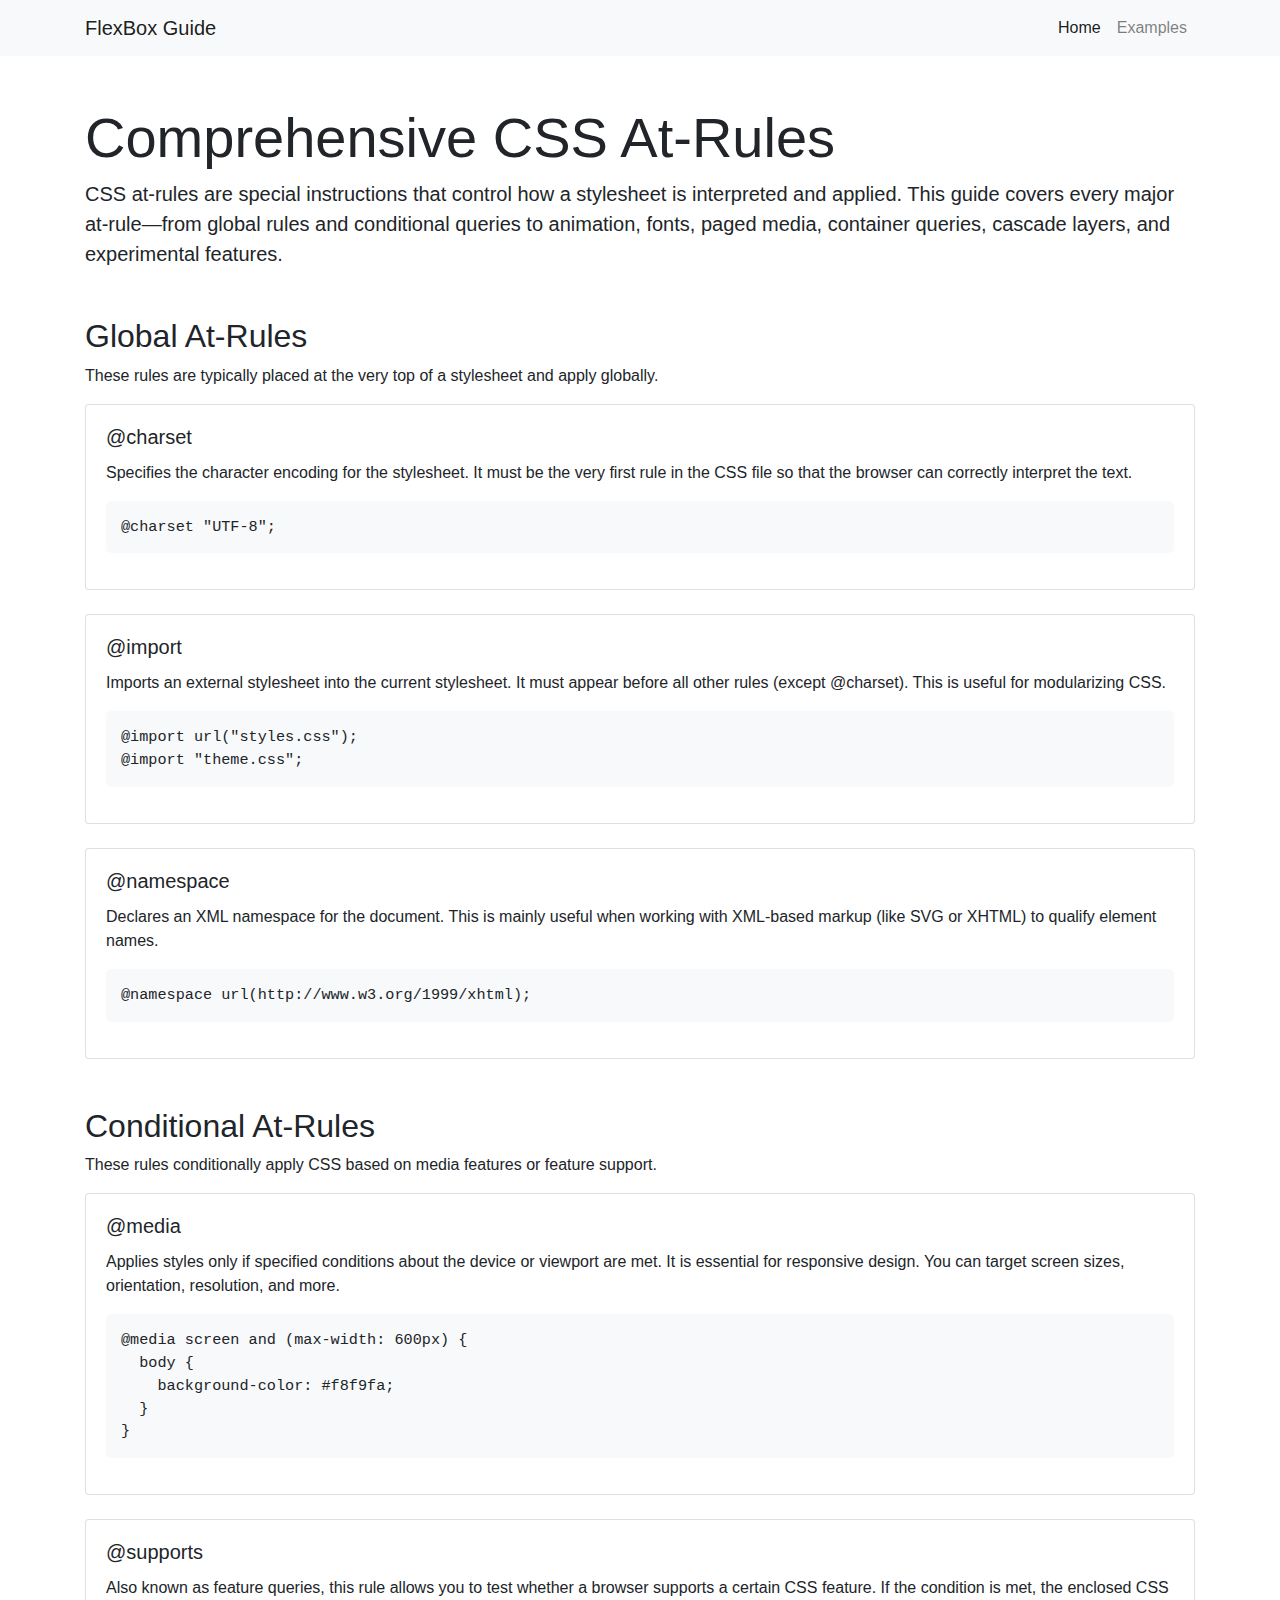
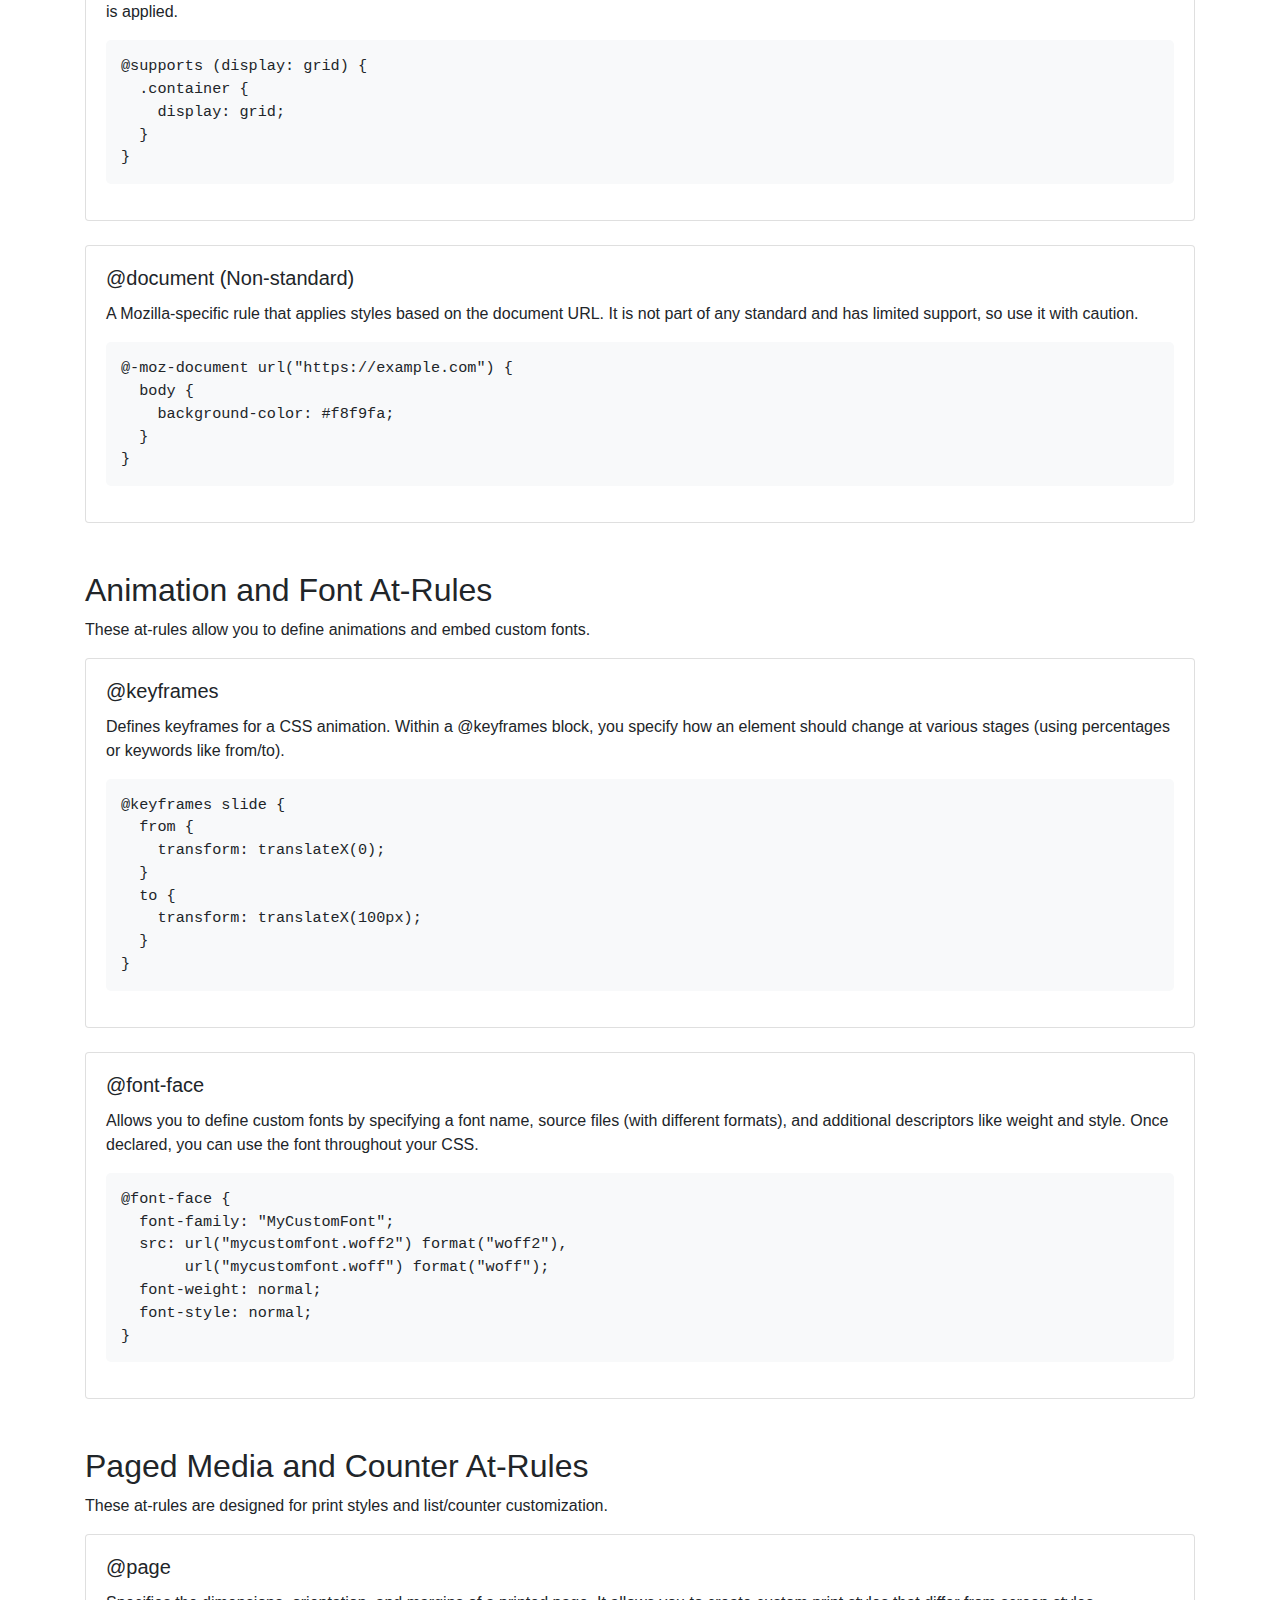
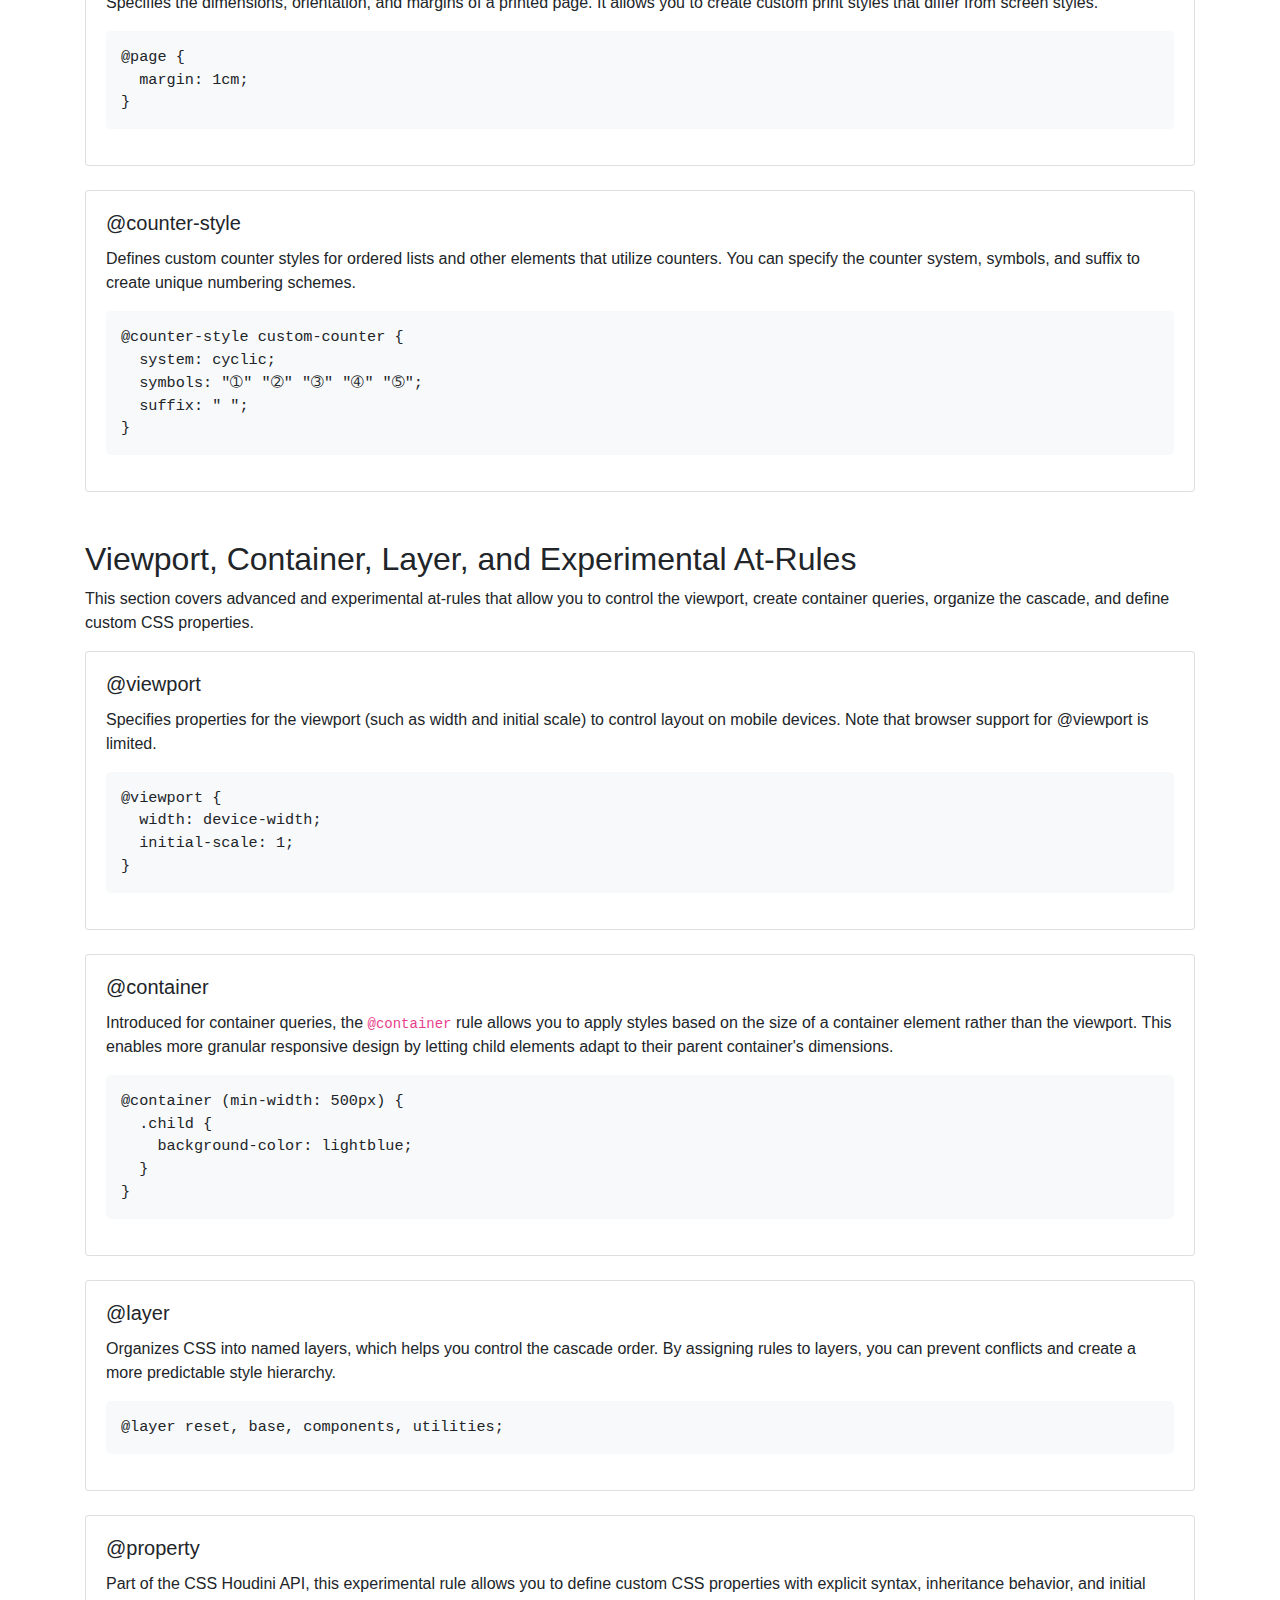
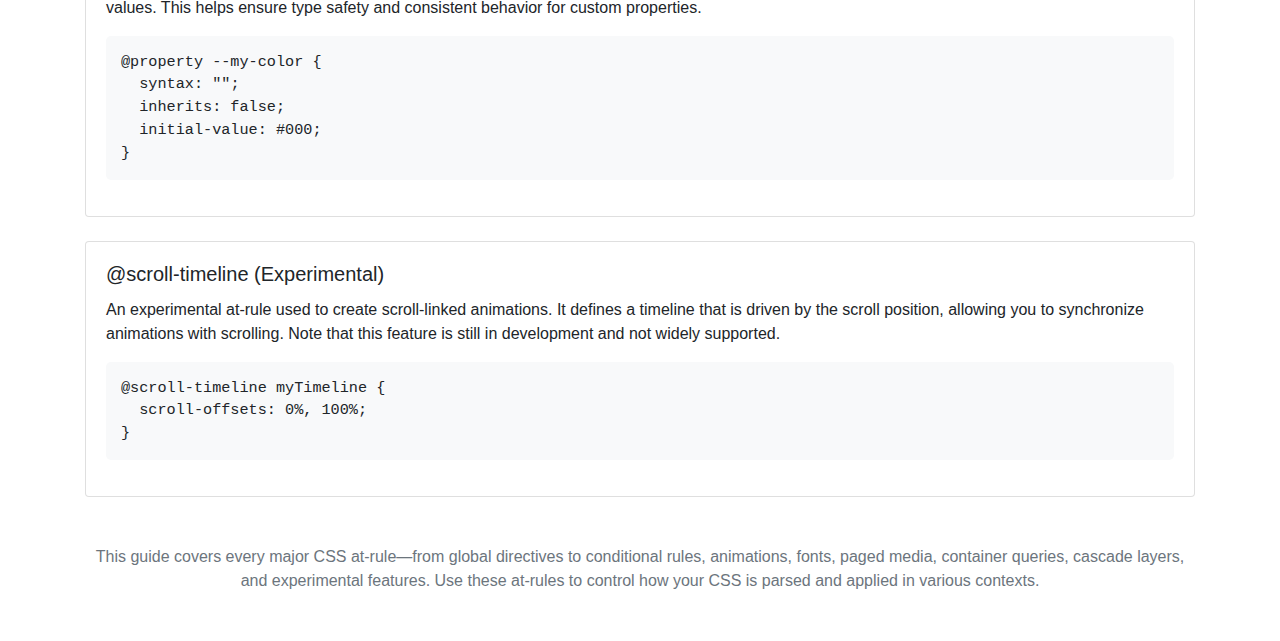
<file: At-Rules/index.html>
<!DOCTYPE html>
<html lang="en">
<head>
  <meta charset="UTF-8">
  <title>Comprehensive CSS At‑Rules</title>
  <meta name="viewport" content="width=device-width, initial-scale=1">
  <!-- Bootstrap CSS CDN -->
  <link rel="stylesheet" href="https://stackpath.bootstrapcdn.com/bootstrap/4.5.2/css/bootstrap.min.css">
  <style>
    pre code {
      background-color: #f8f9fa;
      padding: 15px;
      border-radius: 5px;
      display: block;
      overflow-x: auto;
      font-size: 0.95rem;
    }
    .property-section {
      margin-bottom: 3rem;
    }
    .property-card {
      margin-bottom: 1.5rem;
    }
  </style>
</head>
<body>
    <nav class="navbar navbar-expand-lg navbar-light bg-light">
        <div class="container">
          <a class="navbar-brand" href="#">FlexBox Guide</a>
          <button
            class="navbar-toggler"
            type="button"
            data-toggle="collapse"
            data-target="#navbarNav"
            aria-controls="navbarNav"
            aria-expanded="false"
            aria-label="Toggle navigation"
          >
            <span class="navbar-toggler-icon"></span>
          </button>
          <div class="collapse navbar-collapse" id="navbarNav">
            <ul class="navbar-nav ml-auto">
              <li class="nav-item">
                <a class="nav-link active" href="./index.html">Home</a>
              </li>
              
              <li class="nav-item">
                <a class="nav-link " href="./demo.html">Examples</a>
              </li>
            </ul>
          </div>
        </div>
      </nav>
  <div class="container my-5">
    <header class="mb-5">
      <h1 class="display-4">Comprehensive CSS At‑Rules</h1>
      <p class="lead">
        CSS at‑rules are special instructions that control how a stylesheet is interpreted and applied. This guide covers every major at‑rule—from global rules and conditional queries to animation, fonts, paged media, container queries, cascade layers, and experimental features.
      </p>
    </header>

    <!-- Global At‑Rules -->
    <section class="property-section">
      <h2>Global At‑Rules</h2>
      <p>These rules are typically placed at the very top of a stylesheet and apply globally.</p>

      <!-- @charset -->
      <div class="card property-card">
        <div class="card-body">
          <h5 class="card-title">@charset</h5>
          <p class="card-text">
            Specifies the character encoding for the stylesheet. It must be the very first rule in the CSS file so that the browser can correctly interpret the text.
          </p>
          <pre><code class="language-css">@charset "UTF-8";</code></pre>
        </div>
      </div>

      <!-- @import -->
      <div class="card property-card">
        <div class="card-body">
          <h5 class="card-title">@import</h5>
          <p class="card-text">
            Imports an external stylesheet into the current stylesheet. It must appear before all other rules (except @charset). This is useful for modularizing CSS.
          </p>
          <pre><code class="language-css">@import url("styles.css");
@import "theme.css";</code></pre>
        </div>
      </div>

      <!-- @namespace -->
      <div class="card property-card">
        <div class="card-body">
          <h5 class="card-title">@namespace</h5>
          <p class="card-text">
            Declares an XML namespace for the document. This is mainly useful when working with XML‑based markup (like SVG or XHTML) to qualify element names.
          </p>
          <pre><code class="language-css">@namespace url(http://www.w3.org/1999/xhtml);</code></pre>
        </div>
      </div>
    </section>

    <!-- Conditional At‑Rules -->
    <section class="property-section">
      <h2>Conditional At‑Rules</h2>
      <p>
        These rules conditionally apply CSS based on media features or feature support.
      </p>

      <!-- @media -->
      <div class="card property-card">
        <div class="card-body">
          <h5 class="card-title">@media</h5>
          <p class="card-text">
            Applies styles only if specified conditions about the device or viewport are met. It is essential for responsive design. You can target screen sizes, orientation, resolution, and more.
          </p>
          <pre><code class="language-css">@media screen and (max-width: 600px) {
  body {
    background-color: #f8f9fa;
  }
}</code></pre>
        </div>
      </div>

      <!-- @supports -->
      <div class="card property-card">
        <div class="card-body">
          <h5 class="card-title">@supports</h5>
          <p class="card-text">
            Also known as feature queries, this rule allows you to test whether a browser supports a certain CSS feature. If the condition is met, the enclosed CSS is applied.
          </p>
          <pre><code class="language-css">@supports (display: grid) {
  .container {
    display: grid;
  }
}</code></pre>
        </div>
      </div>

      <!-- @document (Non‑standard) -->
      <div class="card property-card">
        <div class="card-body">
          <h5 class="card-title">@document (Non‑standard)</h5>
          <p class="card-text">
            A Mozilla‑specific rule that applies styles based on the document URL. It is not part of any standard and has limited support, so use it with caution.
          </p>
          <pre><code class="language-css">@-moz-document url("https://example.com") {
  body {
    background-color: #f8f9fa;
  }
}</code></pre>
        </div>
      </div>
    </section>

    <!-- Animation and Font At‑Rules -->
    <section class="property-section">
      <h2>Animation and Font At‑Rules</h2>
      <p>
        These at‑rules allow you to define animations and embed custom fonts.
      </p>

      <!-- @keyframes -->
      <div class="card property-card">
        <div class="card-body">
          <h5 class="card-title">@keyframes</h5>
          <p class="card-text">
            Defines keyframes for a CSS animation. Within a @keyframes block, you specify how an element should change at various stages (using percentages or keywords like from/to).
          </p>
          <pre><code class="language-css">@keyframes slide {
  from {
    transform: translateX(0);
  }
  to {
    transform: translateX(100px);
  }
}</code></pre>
        </div>
      </div>

      <!-- @font-face -->
      <div class="card property-card">
        <div class="card-body">
          <h5 class="card-title">@font-face</h5>
          <p class="card-text">
            Allows you to define custom fonts by specifying a font name, source files (with different formats), and additional descriptors like weight and style. Once declared, you can use the font throughout your CSS.
          </p>
          <pre><code class="language-css">@font-face {
  font-family: "MyCustomFont";
  src: url("mycustomfont.woff2") format("woff2"),
       url("mycustomfont.woff") format("woff");
  font-weight: normal;
  font-style: normal;
}</code></pre>
        </div>
      </div>
    </section>

    <!-- Paged Media and Counter At‑Rules -->
    <section class="property-section">
      <h2>Paged Media and Counter At‑Rules</h2>
      <p>
        These at‑rules are designed for print styles and list/counter customization.
      </p>

      <!-- @page -->
      <div class="card property-card">
        <div class="card-body">
          <h5 class="card-title">@page</h5>
          <p class="card-text">
            Specifies the dimensions, orientation, and margins of a printed page. It allows you to create custom print styles that differ from screen styles.
          </p>
          <pre><code class="language-css">@page {
  margin: 1cm;
}</code></pre>
        </div>
      </div>

      <!-- @counter-style -->
      <div class="card property-card">
        <div class="card-body">
          <h5 class="card-title">@counter-style</h5>
          <p class="card-text">
            Defines custom counter styles for ordered lists and other elements that utilize counters. You can specify the counter system, symbols, and suffix to create unique numbering schemes.
          </p>
          <pre><code class="language-css">@counter-style custom-counter {
  system: cyclic;
  symbols: "➀" "➁" "➂" "➃" "➄";
  suffix: " ";
}</code></pre>
        </div>
      </div>
    </section>

    <!-- Viewport, Container, Layer, and Experimental At‑Rules -->
    <section class="property-section">
      <h2>Viewport, Container, Layer, and Experimental At‑Rules</h2>
      <p>
        This section covers advanced and experimental at‑rules that allow you to control the viewport, create container queries, organize the cascade, and define custom CSS properties.
      </p>

      <!-- @viewport -->
      <div class="card property-card">
        <div class="card-body">
          <h5 class="card-title">@viewport</h5>
          <p class="card-text">
            Specifies properties for the viewport (such as width and initial scale) to control layout on mobile devices. Note that browser support for @viewport is limited.
          </p>
          <pre><code class="language-css">@viewport {
  width: device-width;
  initial-scale: 1;
}</code></pre>
        </div>
      </div>

      <!-- @container -->
      <div class="card property-card">
        <div class="card-body">
          <h5 class="card-title">@container</h5>
          <p class="card-text">
            Introduced for container queries, the <code>@container</code> rule allows you to apply styles based on the size of a container element rather than the viewport. This enables more granular responsive design by letting child elements adapt to their parent container's dimensions.
          </p>
          <pre><code class="language-css">@container (min-width: 500px) {
  .child {
    background-color: lightblue;
  }
}</code></pre>
        </div>
      </div>

      <!-- @layer -->
      <div class="card property-card">
        <div class="card-body">
          <h5 class="card-title">@layer</h5>
          <p class="card-text">
            Organizes CSS into named layers, which helps you control the cascade order. By assigning rules to layers, you can prevent conflicts and create a more predictable style hierarchy.
          </p>
          <pre><code class="language-css">@layer reset, base, components, utilities;</code></pre>
        </div>
      </div>

      <!-- @property -->
      <div class="card property-card">
        <div class="card-body">
          <h5 class="card-title">@property</h5>
          <p class="card-text">
            Part of the CSS Houdini API, this experimental rule allows you to define custom CSS properties with explicit syntax, inheritance behavior, and initial values. This helps ensure type safety and consistent behavior for custom properties.
          </p>
          <pre><code class="language-css">@property --my-color {
  syntax: "<color>";
  inherits: false;
  initial-value: #000;
}</code></pre>
        </div>
      </div>

      <!-- @scroll-timeline (Experimental) -->
      <div class="card property-card">
        <div class="card-body">
          <h5 class="card-title">@scroll-timeline (Experimental)</h5>
          <p class="card-text">
            An experimental at‑rule used to create scroll‑linked animations. It defines a timeline that is driven by the scroll position, allowing you to synchronize animations with scrolling. Note that this feature is still in development and not widely supported.
          </p>
          <pre><code class="language-css">@scroll-timeline myTimeline {
  scroll-offsets: 0%, 100%;
}</code></pre>
        </div>
      </div>
    </section>

    <footer class="text-center mt-5">
      <p class="text-muted">
        This guide covers every major CSS at‑rule—from global directives to conditional rules, animations, fonts, paged media, container queries, cascade layers, and experimental features. Use these at‑rules to control how your CSS is parsed and applied in various contexts.
      </p>
    </footer>
  </div>

  <!-- Bootstrap JS, Popper.js, and jQuery -->
  <script src="https://code.jquery.com/jquery-3.5.1.slim.min.js"></script>
  <script src="https://cdn.jsdelivr.net/npm/popper.js@1.16.1/dist/umd/popper.min.js"></script>
  <script src="https://stackpath.bootstrapcdn.com/bootstrap/4.5.2/js/bootstrap.min.js"></script>
</body>
</html>
</file>
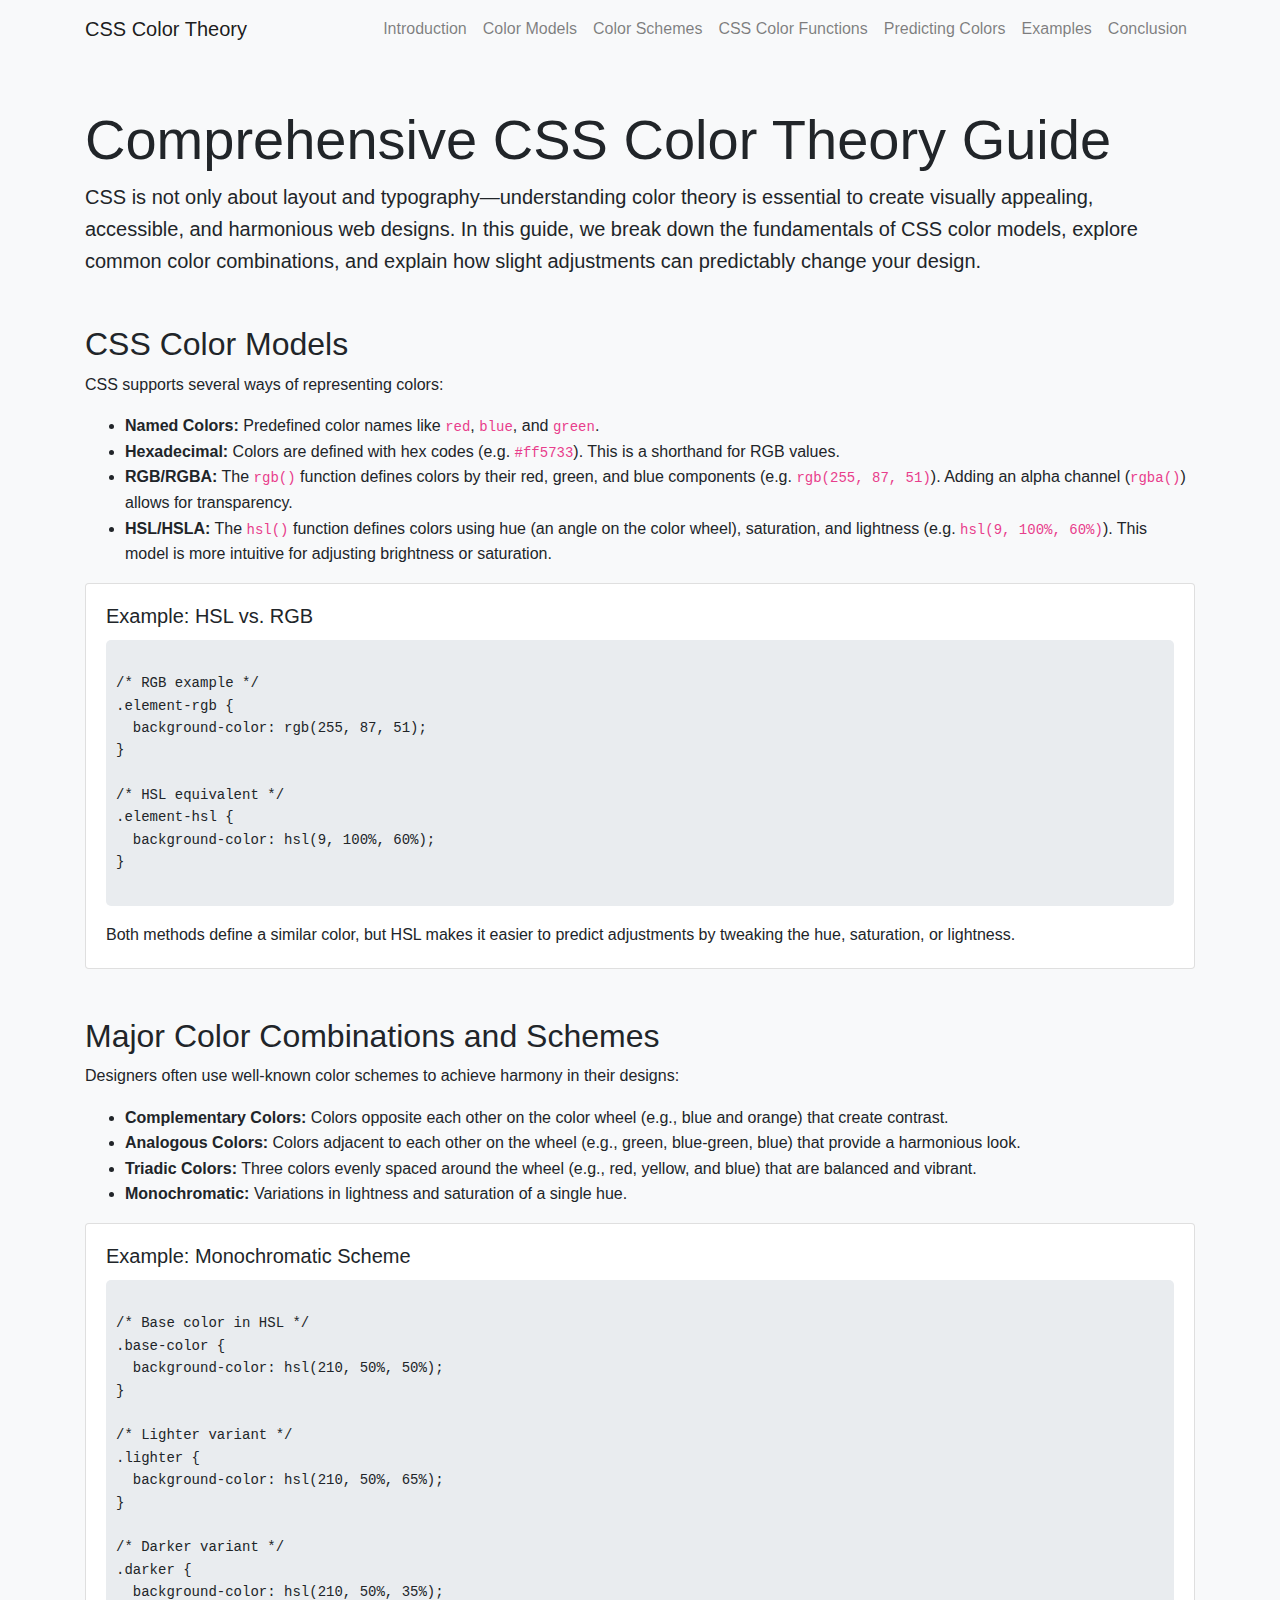
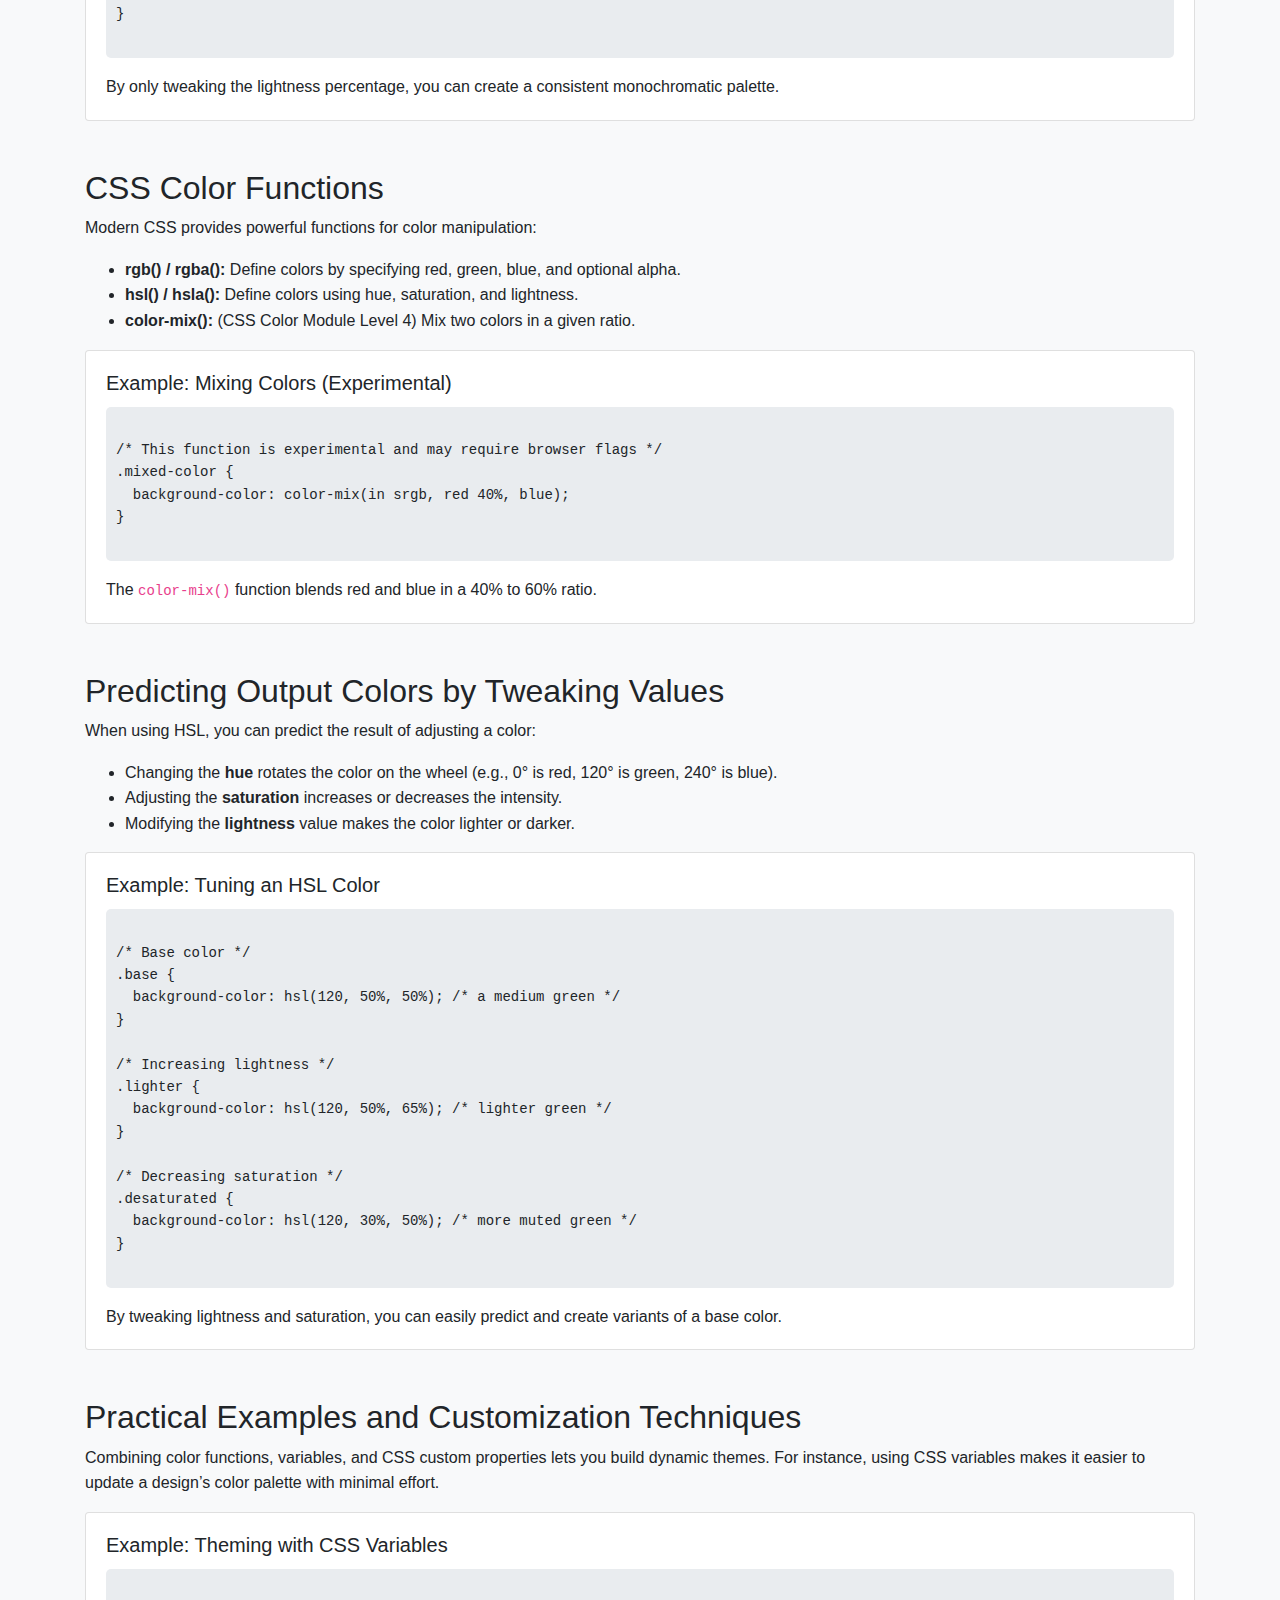
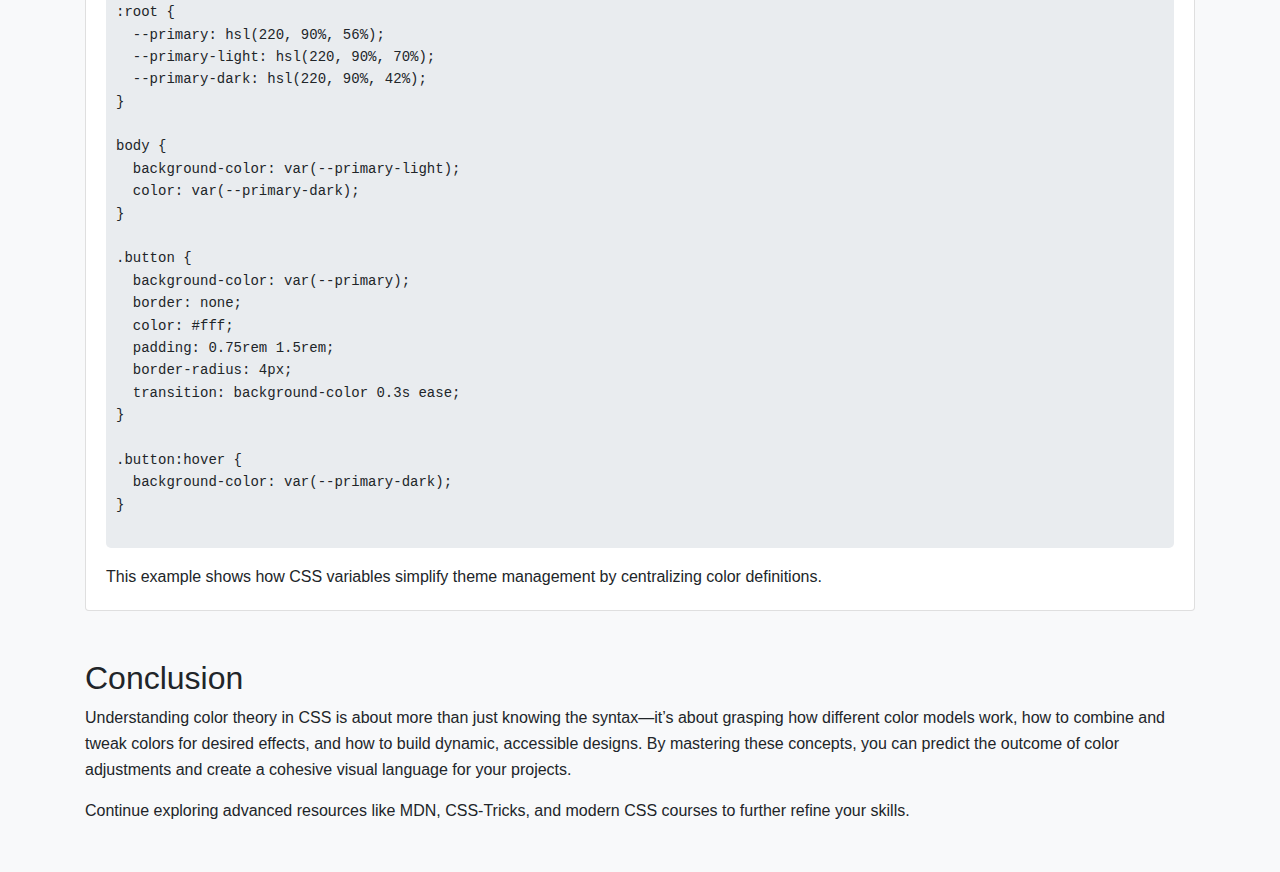
<file: Color_Theory/index.html>
<!DOCTYPE html>
<html lang="en">
  <head>
    <meta charset="UTF-8" />
    <title>Comprehensive CSS Color Theory Guide</title>
    <meta name="viewport" content="width=device-width, initial-scale=1" />
    <!-- Bootstrap CSS CDN (Using Bootstrap 4 for styling) -->
    <link
      rel="stylesheet"
      href="https://stackpath.bootstrapcdn.com/bootstrap/4.5.2/css/bootstrap.min.css"
    />
    <style>
      body {
        font-family: "Helvetica Neue", Helvetica, Arial, sans-serif;
        line-height: 1.6;
        background-color: #f8f9fa;
      }
      pre code {
        background-color: #e9ecef;
        padding: 10px;
        border-radius: 5px;
        display: block;
        overflow-x: auto;
      }
      .section {
        margin-bottom: 3rem;
      }
      .card {
        margin-bottom: 1.5rem;
      }
    </style>
  </head>
  <body>
    <!-- Navigation Bar -->
    <nav class="navbar navbar-expand-lg navbar-light bg-light">
      <div class="container">
        <a class="navbar-brand" href="#">CSS Color Theory</a>
        <button
          class="navbar-toggler"
          type="button"
          data-toggle="collapse"
          data-target="#navbarColor"
          aria-controls="navbarColor"
          aria-expanded="false"
          aria-label="Toggle navigation"
        >
          <span class="navbar-toggler-icon"></span>
        </button>
        <div class="collapse navbar-collapse" id="navbarColor">
          <ul class="navbar-nav ml-auto">
            <li class="nav-item">
              <a class="nav-link" href="#introduction">Introduction</a>
            </li>
            <li class="nav-item">
              <a class="nav-link" href="#models">Color Models</a>
            </li>
            <li class="nav-item">
              <a class="nav-link" href="#combinations">Color Schemes</a>
            </li>
            <li class="nav-item">
              <a class="nav-link" href="#functions">CSS Color Functions</a>
            </li>
            <li class="nav-item">
              <a class="nav-link" href="#predicting">Predicting Colors</a>
            </li>
            <li class="nav-item">
              <a class="nav-link" href="#examples">Examples</a>
            </li>
            <li class="nav-item">
              <a class="nav-link" href="#conclusion">Conclusion</a>
            </li>
          </ul>
        </div>
      </div>
    </nav>

    <!-- Main Container -->
    <div class="container my-5">
      <!-- Introduction Section -->
      <section id="introduction" class="section">
        <header class="mb-4">
          <h1 class="display-4">Comprehensive CSS Color Theory Guide</h1>
          <p class="lead">
            CSS is not only about layout and typography—understanding color
            theory is essential to create visually appealing, accessible, and
            harmonious web designs. In this guide, we break down the
            fundamentals of CSS color models, explore common color combinations,
            and explain how slight adjustments can predictably change your
            design.
          </p>
        </header>
      </section>

      <!-- Color Models Section -->
      <section id="models" class="section">
        <h2>CSS Color Models</h2>
        <p>CSS supports several ways of representing colors:</p>
        <ul>
          <li>
            <strong>Named Colors:</strong> Predefined color names like
            <code>red</code>, <code>blue</code>, and <code>green</code>.
          </li>
          <li>
            <strong>Hexadecimal:</strong> Colors are defined with hex codes
            (e.g. <code>#ff5733</code>). This is a shorthand for RGB values.
          </li>
          <li>
            <strong>RGB/RGBA:</strong> The <code>rgb()</code> function defines
            colors by their red, green, and blue components (e.g.
            <code>rgb(255, 87, 51)</code>). Adding an alpha channel
            (<code>rgba()</code>) allows for transparency.
          </li>
          <li>
            <strong>HSL/HSLA:</strong> The <code>hsl()</code> function defines
            colors using hue (an angle on the color wheel), saturation, and
            lightness (e.g. <code>hsl(9, 100%, 60%)</code>). This model is more
            intuitive for adjusting brightness or saturation.
          </li>
        </ul>
        <div class="card">
          <div class="card-body">
            <h5 class="card-title">Example: HSL vs. RGB</h5>
            <pre><code class="language-css">
/* RGB example */
.element-rgb {
  background-color: rgb(255, 87, 51);
}

/* HSL equivalent */
.element-hsl {
  background-color: hsl(9, 100%, 60%);
}
            </code></pre>
            <p class="card-text">
              Both methods define a similar color, but HSL makes it easier to
              predict adjustments by tweaking the hue, saturation, or lightness.
            </p>
          </div>
        </div>
      </section>

      <!-- Color Combinations Section -->
      <section id="combinations" class="section">
        <h2>Major Color Combinations and Schemes</h2>
        <p>
          Designers often use well-known color schemes to achieve harmony in
          their designs:
        </p>
        <ul>
          <li>
            <strong>Complementary Colors:</strong> Colors opposite each other on
            the color wheel (e.g., blue and orange) that create contrast.
          </li>
          <li>
            <strong>Analogous Colors:</strong> Colors adjacent to each other on
            the wheel (e.g., green, blue-green, blue) that provide a harmonious
            look.
          </li>
          <li>
            <strong>Triadic Colors:</strong> Three colors evenly spaced around
            the wheel (e.g., red, yellow, and blue) that are balanced and
            vibrant.
          </li>
          <li>
            <strong>Monochromatic:</strong> Variations in lightness and
            saturation of a single hue.
          </li>
        </ul>
        <div class="card">
          <div class="card-body">
            <h5 class="card-title">Example: Monochromatic Scheme</h5>
            <pre><code class="language-css">
/* Base color in HSL */
.base-color {
  background-color: hsl(210, 50%, 50%);
}

/* Lighter variant */
.lighter {
  background-color: hsl(210, 50%, 65%);
}

/* Darker variant */
.darker {
  background-color: hsl(210, 50%, 35%);
}
            </code></pre>
            <p class="card-text">
              By only tweaking the lightness percentage, you can create a
              consistent monochromatic palette.
            </p>
          </div>
        </div>
      </section>

      <!-- CSS Color Functions Section -->
      <section id="functions" class="section">
        <h2>CSS Color Functions</h2>
        <p>Modern CSS provides powerful functions for color manipulation:</p>
        <ul>
          <li>
            <strong>rgb() / rgba():</strong> Define colors by specifying red,
            green, blue, and optional alpha.
          </li>
          <li>
            <strong>hsl() / hsla():</strong> Define colors using hue,
            saturation, and lightness.
          </li>
          <li>
            <strong>color-mix():</strong> (CSS Color Module Level 4) Mix two
            colors in a given ratio.
          </li>
        </ul>
        <div class="card">
          <div class="card-body">
            <h5 class="card-title">Example: Mixing Colors (Experimental)</h5>
            <pre><code class="language-css">
/* This function is experimental and may require browser flags */
.mixed-color {
  background-color: color-mix(in srgb, red 40%, blue);
}
            </code></pre>
            <p class="card-text">
              The <code>color-mix()</code> function blends red and blue in a 40%
              to 60% ratio.
            </p>
          </div>
        </div>
      </section>

      <!-- Predicting Output Colors Section -->
      <section id="predicting" class="section">
        <h2>Predicting Output Colors by Tweaking Values</h2>
        <p>When using HSL, you can predict the result of adjusting a color:</p>
        <ul>
          <li>
            Changing the <strong>hue</strong> rotates the color on the wheel
            (e.g., 0° is red, 120° is green, 240° is blue).
          </li>
          <li>
            Adjusting the <strong>saturation</strong> increases or decreases the
            intensity.
          </li>
          <li>
            Modifying the <strong>lightness</strong> value makes the color
            lighter or darker.
          </li>
        </ul>
        <div class="card">
          <div class="card-body">
            <h5 class="card-title">Example: Tuning an HSL Color</h5>
            <pre><code class="language-css">
/* Base color */
.base {
  background-color: hsl(120, 50%, 50%); /* a medium green */
}

/* Increasing lightness */
.lighter {
  background-color: hsl(120, 50%, 65%); /* lighter green */
}

/* Decreasing saturation */
.desaturated {
  background-color: hsl(120, 30%, 50%); /* more muted green */
}
            </code></pre>
            <p class="card-text">
              By tweaking lightness and saturation, you can easily predict and
              create variants of a base color.
            </p>
          </div>
        </div>
      </section>

      <!-- Practical Examples Section -->
      <section id="examples" class="section">
        <h2>Practical Examples and Customization Techniques</h2>
        <p>
          Combining color functions, variables, and CSS custom properties lets
          you build dynamic themes. For instance, using CSS variables makes it
          easier to update a design’s color palette with minimal effort.
        </p>
        <div class="card">
          <div class="card-body">
            <h5 class="card-title">Example: Theming with CSS Variables</h5>
            <pre><code class="language-css">
:root {
  --primary: hsl(220, 90%, 56%);
  --primary-light: hsl(220, 90%, 70%);
  --primary-dark: hsl(220, 90%, 42%);
}

body {
  background-color: var(--primary-light);
  color: var(--primary-dark);
}

.button {
  background-color: var(--primary);
  border: none;
  color: #fff;
  padding: 0.75rem 1.5rem;
  border-radius: 4px;
  transition: background-color 0.3s ease;
}

.button:hover {
  background-color: var(--primary-dark);
}
            </code></pre>
            <p class="card-text">
              This example shows how CSS variables simplify theme management by
              centralizing color definitions.
            </p>
          </div>
        </div>
      </section>

      <!-- Conclusion Section -->
      <section id="conclusion" class="section">
        <h2>Conclusion</h2>
        <p>
          Understanding color theory in CSS is about more than just knowing the
          syntax—it’s about grasping how different color models work, how to
          combine and tweak colors for desired effects, and how to build
          dynamic, accessible designs. By mastering these concepts, you can
          predict the outcome of color adjustments and create a cohesive visual
          language for your projects.
        </p>
        <p>
          Continue exploring advanced resources like MDN, CSS-Tricks, and modern
          CSS courses to further refine your skills.
        </p>
      </section>
    </div>

    <!-- Bootstrap JS, Popper.js, and jQuery -->
    <script src="https://code.jquery.com/jquery-3.5.1.slim.min.js"></script>
    <script src="https://cdn.jsdelivr.net/npm/popper.js@1.16.1/dist/umd/popper.min.js"></script>
    <script src="https://stackpath.bootstrapcdn.com/bootstrap/4.5.2/js/bootstrap.min.js"></script>
  </body>
</html>
</file>
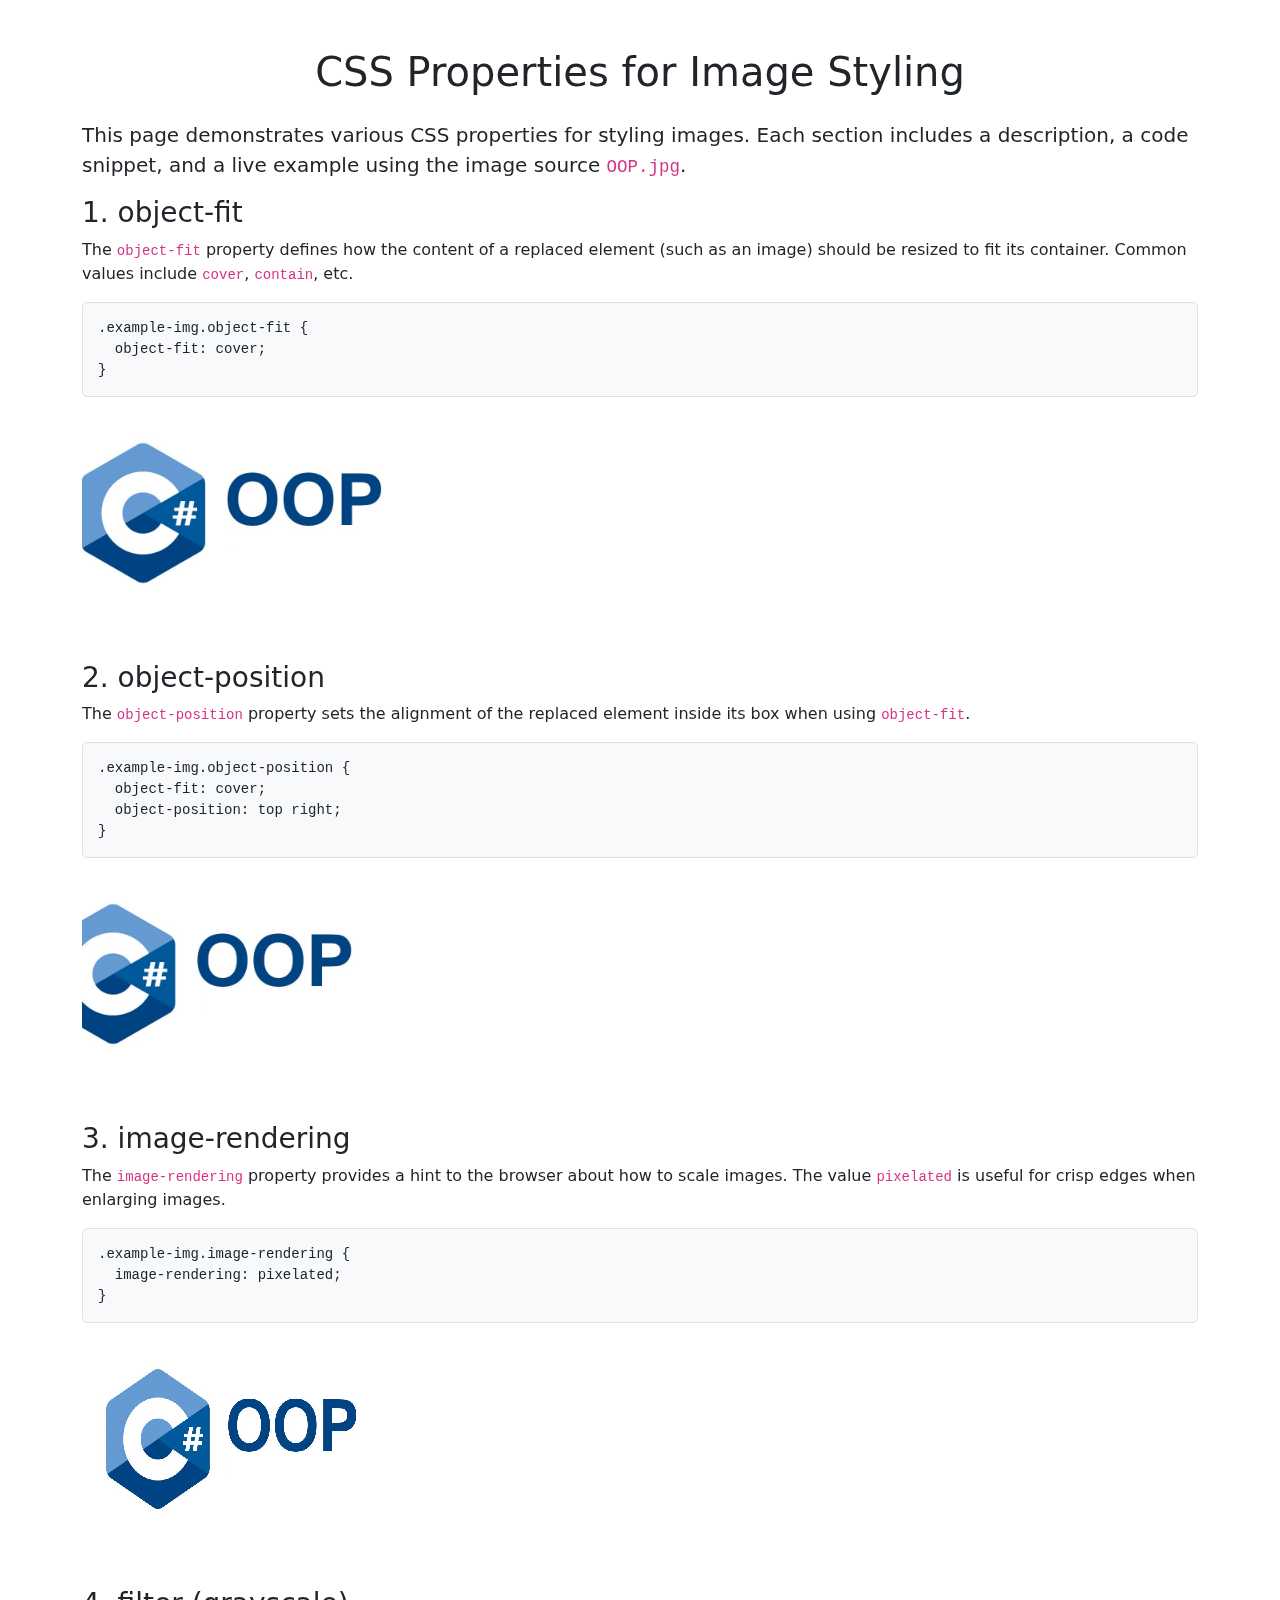
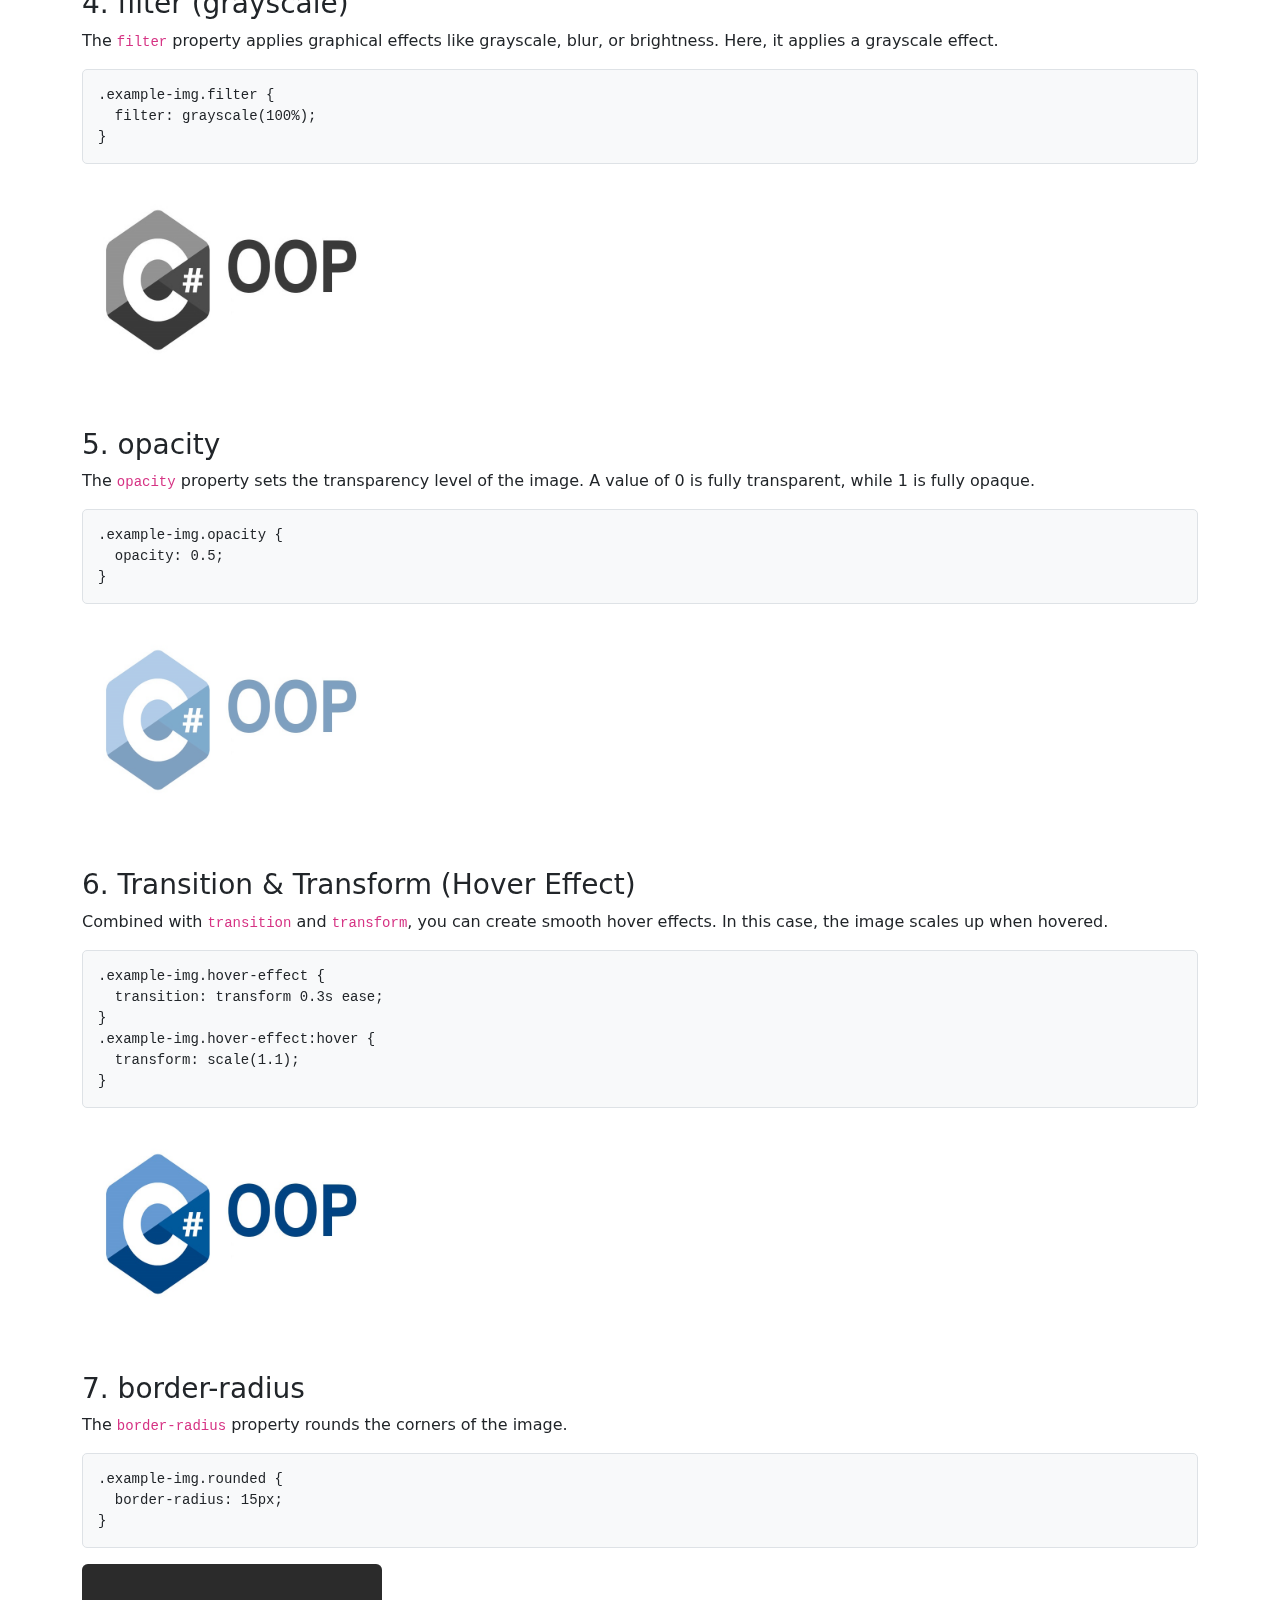
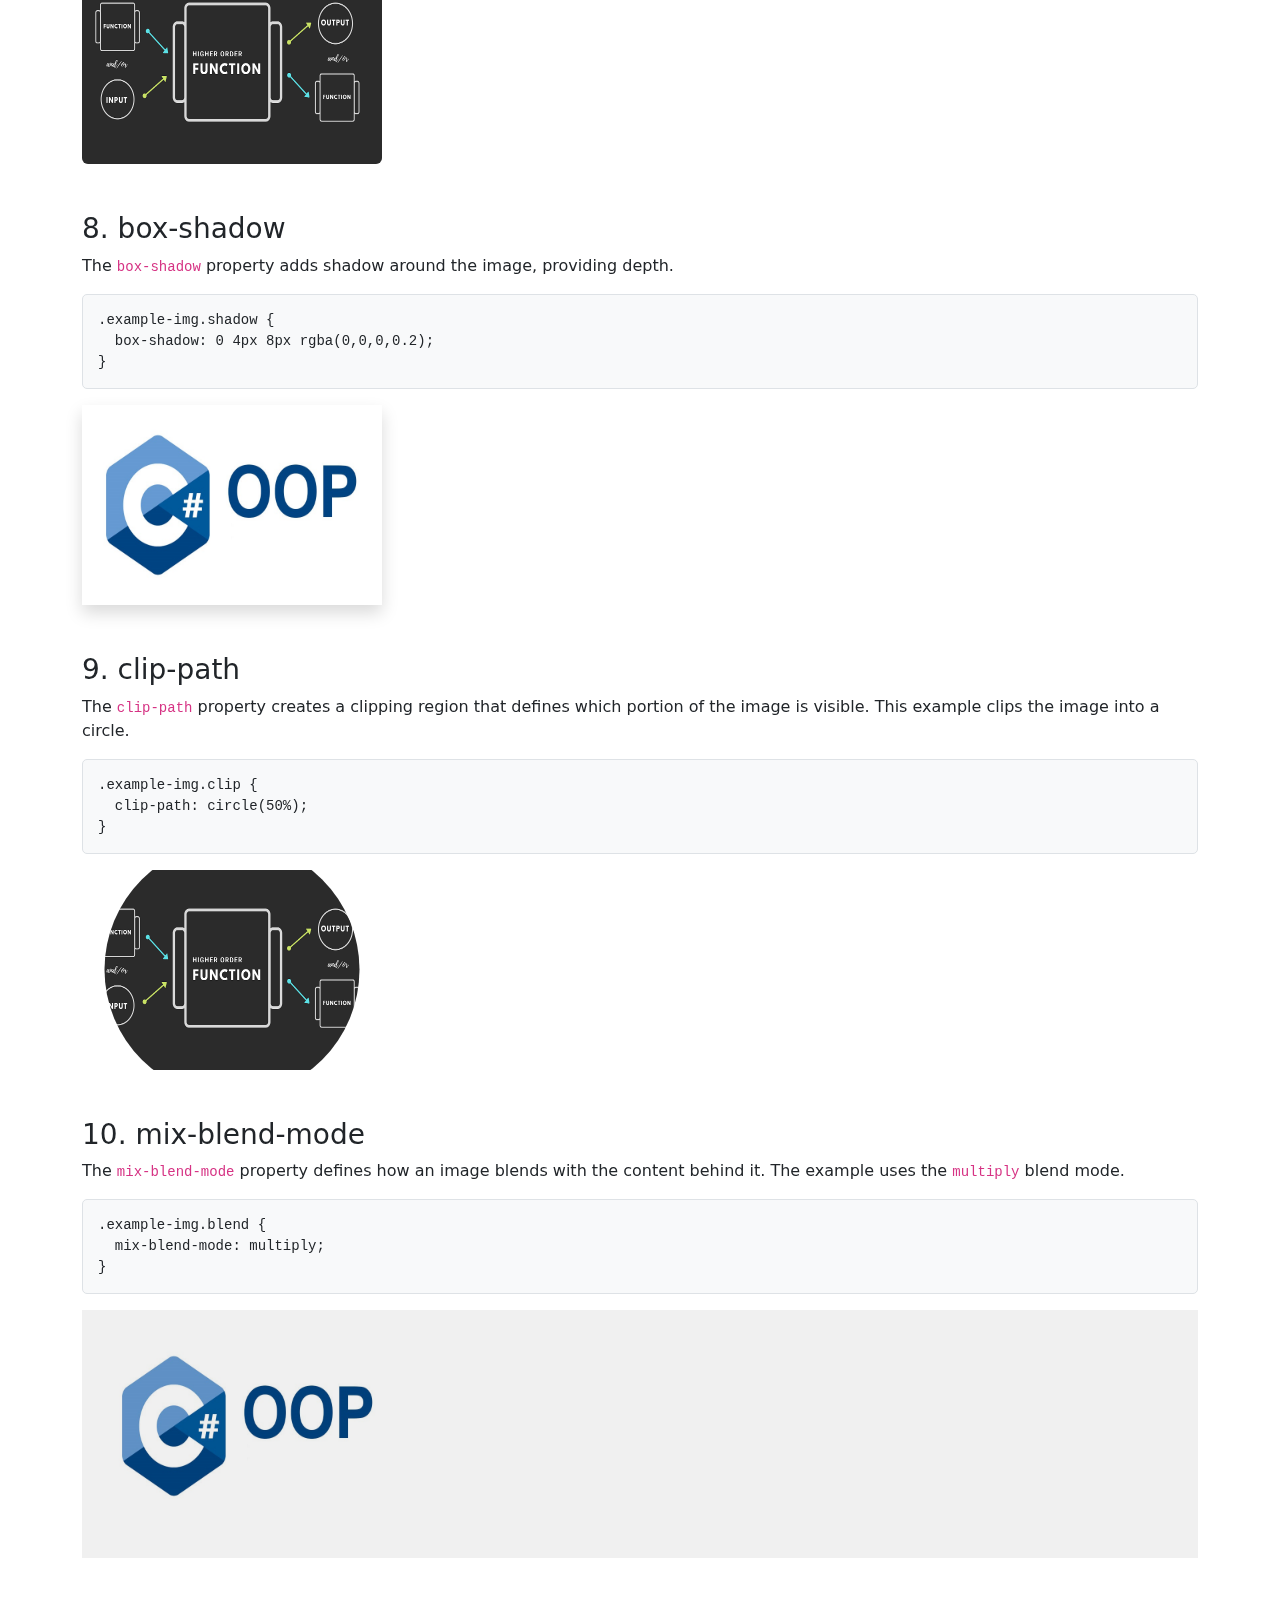
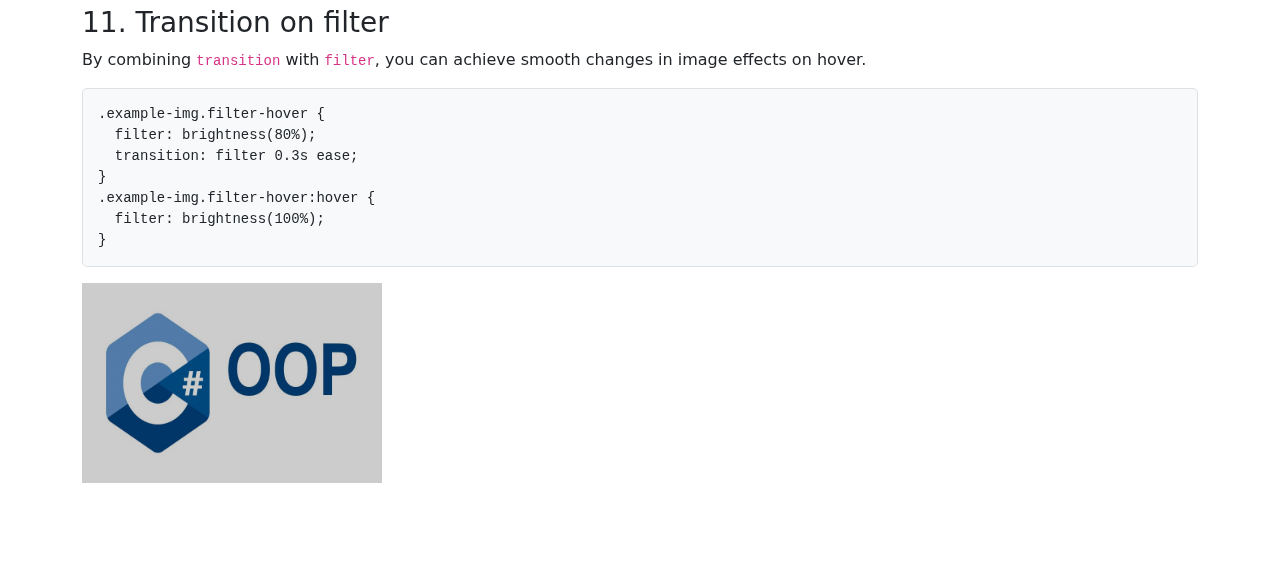
<file: Images/index.html>
<!DOCTYPE html>
<html lang="en">
  <head>
    <meta charset="UTF-8" />
    <meta name="viewport" content="width=device-width, initial-scale=1" />
    <title>CSS Image Styling Properties</title>
    <!-- Bootstrap CSS for overall page styling -->
    <link
      href="https://cdn.jsdelivr.net/npm/bootstrap@5.3.0/dist/css/bootstrap.min.css"
      rel="stylesheet"
    />
    <style>
      /* Base dimensions for all image examples */
      .example-img {
        width: 300px;
        height: 200px;
        background: #ddd;
        display: block;
        margin-bottom: 1rem;
      }
      /* 1. object-fit */
      .object-fit {
        object-fit: cover;
      }
      /* 2. object-position */
      .object-position {
        object-fit: cover;
        object-position: top right;
      }
      /* 3. image-rendering */
      .image-rendering {
        image-rendering: pixelated;
      }
      /* 4. filter (grayscale) */
      .filter {
        filter: grayscale(100%);
      }
      /* 5. opacity */
      .opacity {
        opacity: 0.5;
      }
      /* 6. hover effect using transition and transform */
      .hover-effect {
        transition: transform 0.3s ease;
      }
      .hover-effect:hover {
        transform: scale(1.1);
      }
      /* 7. border-radius */
      .rounded {
        border-radius: 15px;
      }
      /* 8. box-shadow */
      .shadow {
        box-shadow: 0 4px 8px rgba(0, 0, 0, 0.2);
      }
      /* 9. clip-path */
      .clip {
        clip-path: circle(50%);
      }
      /* 10. mix-blend-mode */
      .blend {
        mix-blend-mode: multiply;
      }
      /* 11. transition on filter */
      .filter-hover {
        filter: brightness(80%);
        transition: filter 0.3s ease;
      }
      .filter-hover:hover {
        filter: brightness(100%);
      }
      /* Style for code snippets */
      pre {
        background-color: #f8f9fa;
        border: 1px solid #dee2e6;
        padding: 15px;
        border-radius: 5px;
        overflow-x: auto;
      }
    </style>
  </head>
  <body class="container py-5">
    <h1 class="mb-4 text-center">CSS Properties for Image Styling</h1>
    <p class="lead">
      This page demonstrates various CSS properties for styling images. Each
      section includes a description, a code snippet, and a live example using
      the image source <code>OOP.jpg</code>.
    </p>

    <!-- 1. object-fit -->
    <div class="mb-5">
      <h3>1. object-fit</h3>
      <p>
        The <code>object-fit</code> property defines how the content of a
        replaced element (such as an image) should be resized to fit its
        container. Common values include <code>cover</code>,
        <code>contain</code>, etc.
      </p>
      <pre><code>.example-img.object-fit {
  object-fit: cover;
}</code></pre>
      <img
        src="OOP.jpg"
        alt="Object Fit Example"
        class="example-img object-fit"
      />
    </div>

    <!-- 2. object-position -->
    <div class="mb-5">
      <h3>2. object-position</h3>
      <p>
        The <code>object-position</code> property sets the alignment of the
        replaced element inside its box when using <code>object-fit</code>.
      </p>
      <pre><code>.example-img.object-position {
  object-fit: cover;
  object-position: top right;
}</code></pre>
      <img
        src="OOP.jpg"
        alt="Object Position Example"
        class="example-img object-position"
      />
    </div>

    <!-- 3. image-rendering -->
    <div class="mb-5">
      <h3>3. image-rendering</h3>
      <p>
        The <code>image-rendering</code> property provides a hint to the browser
        about how to scale images. The value <code>pixelated</code> is useful
        for crisp edges when enlarging images.
      </p>
      <pre><code>.example-img.image-rendering {
  image-rendering: pixelated;
}</code></pre>
      <img
        src="OOP.jpg"
        alt="Image Rendering Example"
        class="example-img image-rendering"
      />
    </div>

    <!-- 4. filter (grayscale) -->
    <div class="mb-5">
      <h3>4. filter (grayscale)</h3>
      <p>
        The <code>filter</code> property applies graphical effects like
        grayscale, blur, or brightness. Here, it applies a grayscale effect.
      </p>
      <pre><code>.example-img.filter {
  filter: grayscale(100%);
}</code></pre>
      <img src="OOP.jpg" alt="Filter Example" class="example-img filter" />
    </div>

    <!-- 5. opacity -->
    <div class="mb-5">
      <h3>5. opacity</h3>
      <p>
        The <code>opacity</code> property sets the transparency level of the
        image. A value of 0 is fully transparent, while 1 is fully opaque.
      </p>
      <pre><code>.example-img.opacity {
  opacity: 0.5;
}</code></pre>
      <img src="OOP.jpg" alt="Opacity Example" class="example-img opacity" />
    </div>

    <!-- 6. hover effect using transition and transform -->
    <div class="mb-5">
      <h3>6. Transition &amp; Transform (Hover Effect)</h3>
      <p>
        Combined with <code>transition</code> and <code>transform</code>, you
        can create smooth hover effects. In this case, the image scales up when
        hovered.
      </p>
      <pre><code>.example-img.hover-effect {
  transition: transform 0.3s ease;
}
.example-img.hover-effect:hover {
  transform: scale(1.1);
}</code></pre>
      <img
        src="OOP.jpg"
        alt="Hover Effect Example"
        class="example-img hover-effect"
      />
    </div>

    <!-- 7. border-radius -->
    <div class="mb-5">
      <h3>7. border-radius</h3>
      <p>
        The <code>border-radius</code> property rounds the corners of the image.
      </p>
      <pre><code>.example-img.rounded {
  border-radius: 15px;
}</code></pre>
      <img
        src="hoh.png"
        alt="Rounded Corners Example"
        class="example-img rounded"
      />
    </div>

    <!-- 8. box-shadow -->
    <div class="mb-5">
      <h3>8. box-shadow</h3>
      <p>
        The <code>box-shadow</code> property adds shadow around the image,
        providing depth.
      </p>
      <pre><code>.example-img.shadow {
  box-shadow: 0 4px 8px rgba(0,0,0,0.2);
}</code></pre>
      <img src="OOP.jpg" alt="Box Shadow Example" class="example-img shadow" />
    </div>

    <!-- 9. clip-path -->
    <div class="mb-5">
      <h3>9. clip-path</h3>
      <p>
        The <code>clip-path</code> property creates a clipping region that
        defines which portion of the image is visible. This example clips the
        image into a circle.
      </p>
      <pre><code>.example-img.clip {
  clip-path: circle(50%);
}</code></pre>
      <img src="hoh.png" alt="Clip Path Example" class="example-img clip" />
    </div>

    <!-- 10. mix-blend-mode -->
    <div class="mb-5">
      <h3>10. mix-blend-mode</h3>
      <p>
        The <code>mix-blend-mode</code> property defines how an image blends
        with the content behind it. The example uses the
        <code>multiply</code> blend mode.
      </p>
      <pre><code>.example-img.blend {
  mix-blend-mode: multiply;
}</code></pre>
      <div class="p-3" style="background: #f0f0f0">
        <img
          src="OOP.jpg"
          alt="Mix Blend Mode Example"
          class="example-img blend"
        />
      </div>
    </div>

    <!-- 11. Transition on filter -->
    <div class="mb-5">
      <h3>11. Transition on filter</h3>
      <p>
        By combining <code>transition</code> with <code>filter</code>, you can
        achieve smooth changes in image effects on hover.
      </p>
      <pre><code>.example-img.filter-hover {
  filter: brightness(80%);
  transition: filter 0.3s ease;
}
.example-img.filter-hover:hover {
  filter: brightness(100%);
}</code></pre>
      <img
        src="OOP.jpg"
        alt="Filter Transition Example"
        class="example-img filter-hover"
      />
    </div>

    <!-- Bootstrap JS (optional for interactive components) -->
    <script src="https://cdn.jsdelivr.net/npm/bootstrap@5.3.0/dist/js/bootstrap.bundle.min.js"></script>
  </body>
</html>
</file>
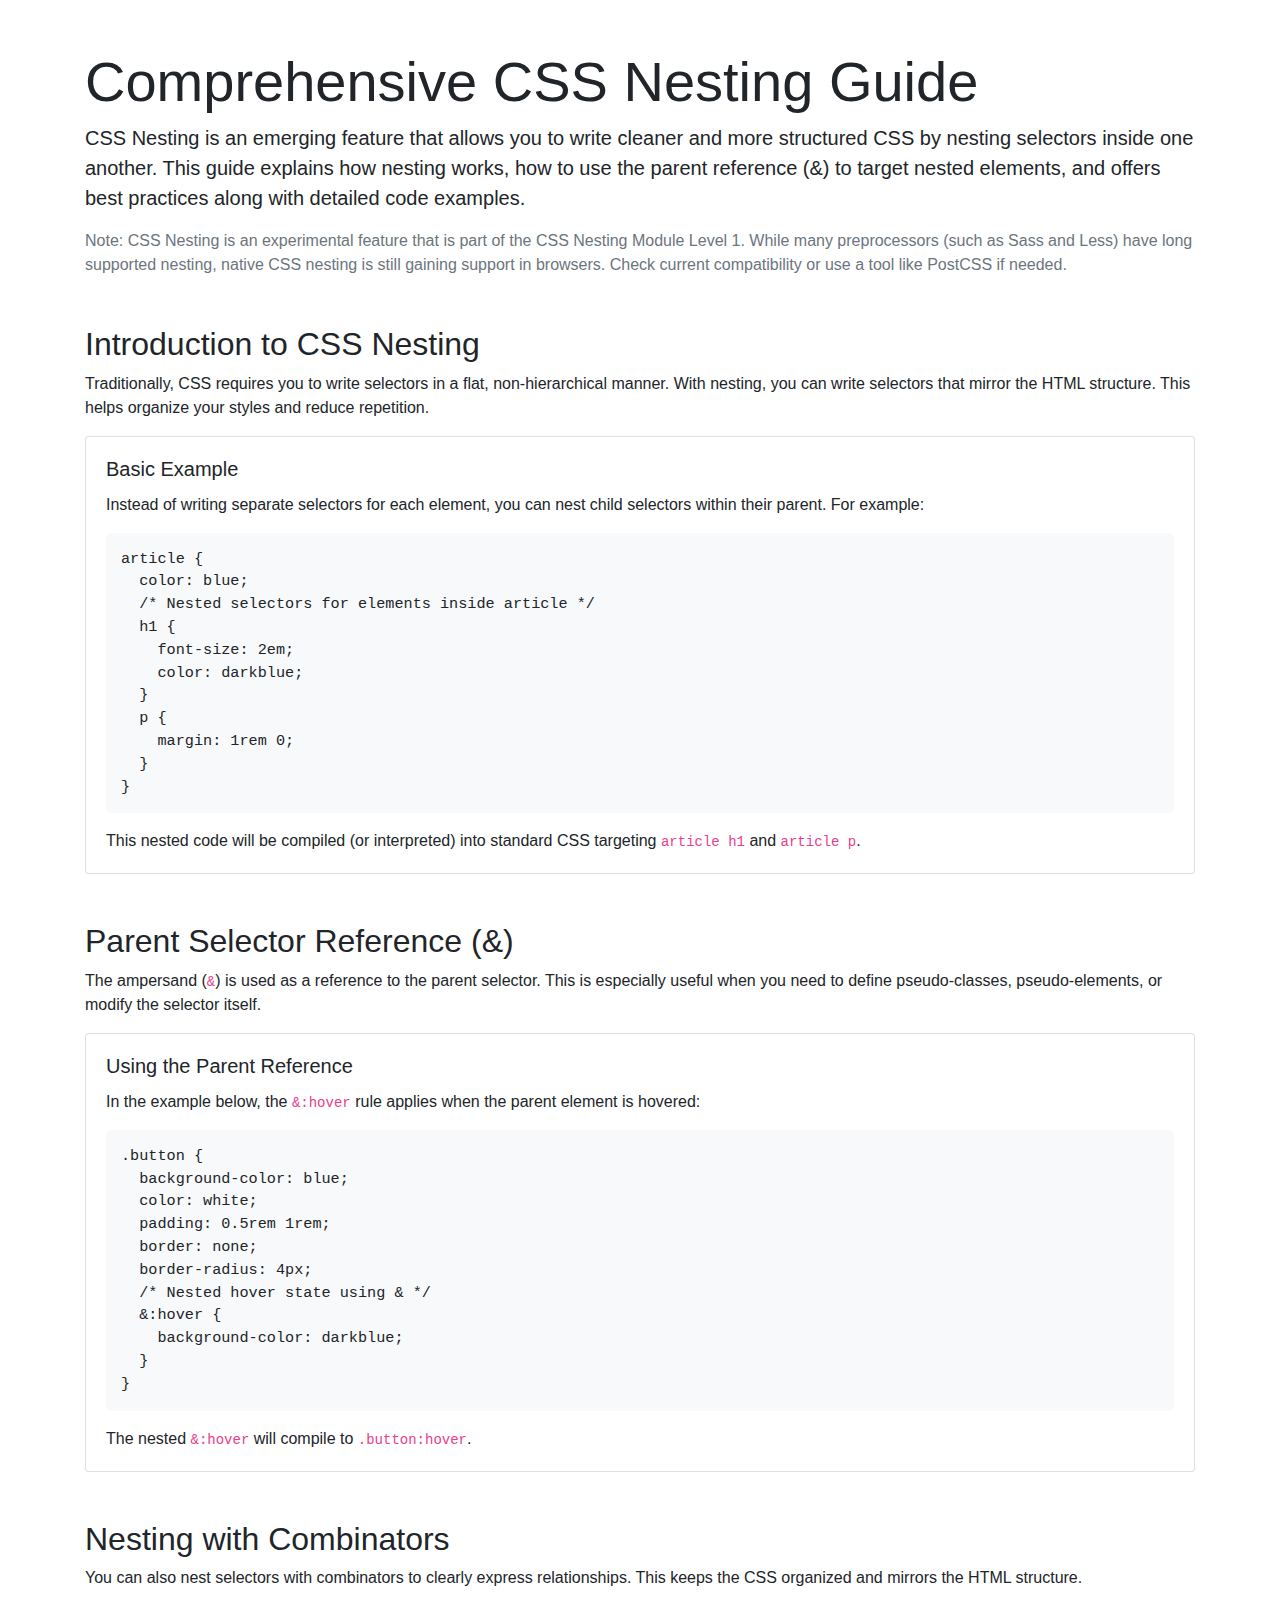
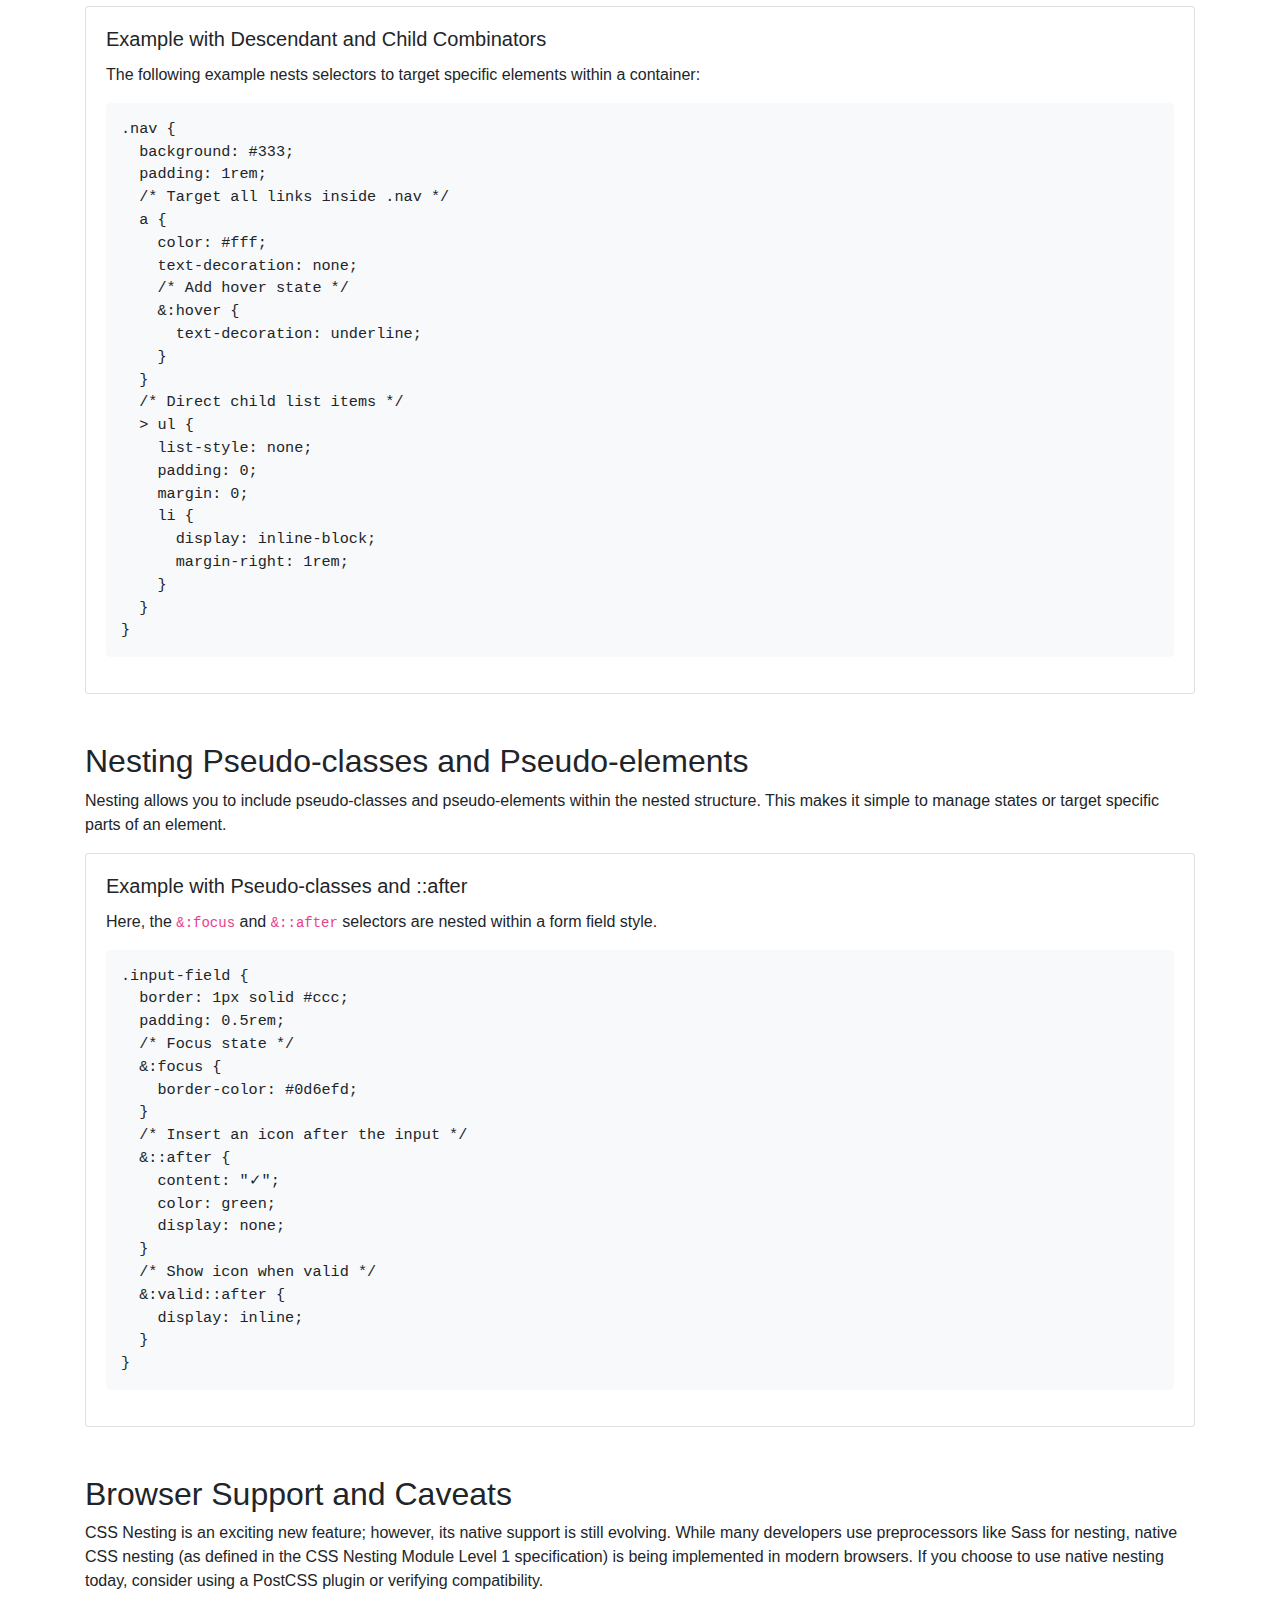
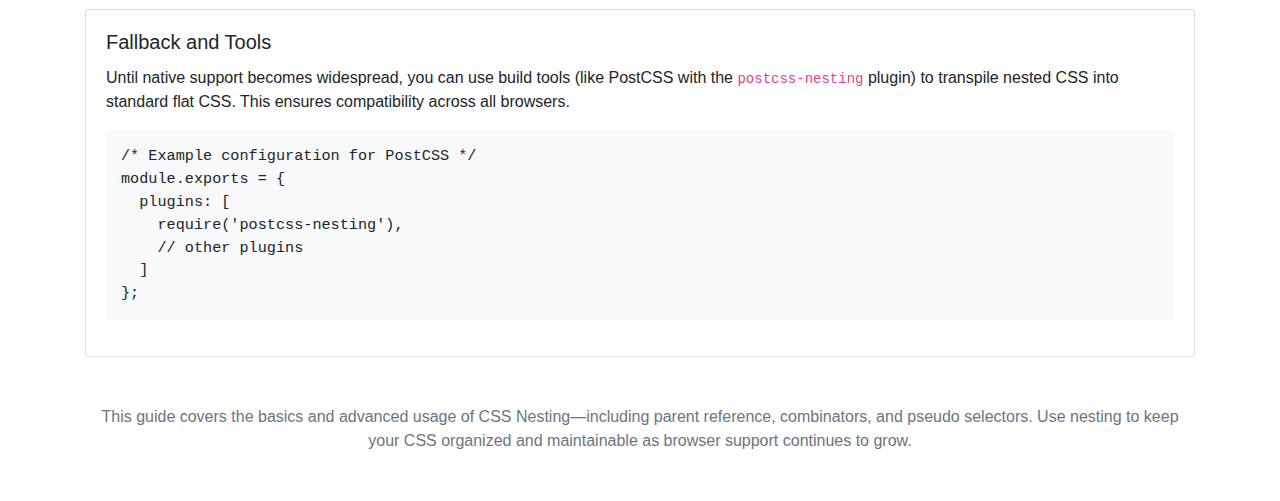
<file: Nesting/index.html>
<!DOCTYPE html>
<html lang="en">
  <head>
    <meta charset="UTF-8" />
    <title>Comprehensive CSS Nesting Guide</title>
    <meta name="viewport" content="width=device-width, initial-scale=1" />
    <!-- Bootstrap CSS CDN -->
    <link
      rel="stylesheet"
      href="https://stackpath.bootstrapcdn.com/bootstrap/4.5.2/css/bootstrap.min.css"
    />
    <style>
      pre code {
        background-color: #f8f9fa;
        padding: 15px;
        border-radius: 5px;
        display: block;
        overflow-x: auto;
        font-size: 0.95rem;
      }
      .section-title {
        margin-top: 2rem;
      }
      .property-section {
        margin-bottom: 3rem;
      }
      .property-card {
        margin-bottom: 1.5rem;
      }
    </style>
  </head>
  <body>
    <div class="container my-5">
      <header class="mb-5">
        <h1 class="display-4">Comprehensive CSS Nesting Guide</h1>
        <p class="lead">
          CSS Nesting is an emerging feature that allows you to write cleaner
          and more structured CSS by nesting selectors inside one another. This
          guide explains how nesting works, how to use the parent reference
          (&amp;) to target nested elements, and offers best practices along
          with detailed code examples.
        </p>
        <p class="text-muted">
          Note: CSS Nesting is an experimental feature that is part of the CSS
          Nesting Module Level 1. While many preprocessors (such as Sass and
          Less) have long supported nesting, native CSS nesting is still gaining
          support in browsers. Check current compatibility or use a tool like
          PostCSS if needed.
        </p>
      </header>

      <!-- Introduction to CSS Nesting -->
      <section class="property-section">
        <h2 class="section-title">Introduction to CSS Nesting</h2>
        <p>
          Traditionally, CSS requires you to write selectors in a flat,
          non‐hierarchical manner. With nesting, you can write selectors that
          mirror the HTML structure. This helps organize your styles and reduce
          repetition.
        </p>
        <div class="card property-card">
          <div class="card-body">
            <h5 class="card-title">Basic Example</h5>
            <p class="card-text">
              Instead of writing separate selectors for each element, you can
              nest child selectors within their parent. For example:
            </p>
            <pre><code class="language-css">article {
  color: blue;
  /* Nested selectors for elements inside article */
  h1 {
    font-size: 2em;
    color: darkblue;
  }
  p {
    margin: 1rem 0;
  }
}</code></pre>
            <p class="card-text">
              This nested code will be compiled (or interpreted) into standard
              CSS targeting <code>article h1</code> and <code>article p</code>.
            </p>
          </div>
        </div>
      </section>

      <!-- Parent Selector Reference (&) -->
      <section class="property-section">
        <h2 class="section-title">Parent Selector Reference (&amp;)</h2>
        <p>
          The ampersand (<code>&amp;</code>) is used as a reference to the
          parent selector. This is especially useful when you need to define
          pseudo-classes, pseudo-elements, or modify the selector itself.
        </p>
        <div class="card property-card">
          <div class="card-body">
            <h5 class="card-title">Using the Parent Reference</h5>
            <p class="card-text">
              In the example below, the <code>&amp;:hover</code> rule applies
              when the parent element is hovered:
            </p>
            <pre><code class="language-css">.button {
  background-color: blue;
  color: white;
  padding: 0.5rem 1rem;
  border: none;
  border-radius: 4px;
  /* Nested hover state using & */
  &:hover {
    background-color: darkblue;
  }
}</code></pre>
            <p class="card-text">
              The nested <code>&amp;:hover</code> will compile to
              <code>.button:hover</code>.
            </p>
          </div>
        </div>
      </section>

      <!-- Nesting with Combinators -->
      <section class="property-section">
        <h2 class="section-title">Nesting with Combinators</h2>
        <p>
          You can also nest selectors with combinators to clearly express
          relationships. This keeps the CSS organized and mirrors the HTML
          structure.
        </p>
        <div class="card property-card">
          <div class="card-body">
            <h5 class="card-title">
              Example with Descendant and Child Combinators
            </h5>
            <p class="card-text">
              The following example nests selectors to target specific elements
              within a container:
            </p>
            <pre><code class="language-css">.nav {
  background: #333;
  padding: 1rem;
  /* Target all links inside .nav */
  a {
    color: #fff;
    text-decoration: none;
    /* Add hover state */
    &:hover {
      text-decoration: underline;
    }
  }
  /* Direct child list items */
  > ul {
    list-style: none;
    padding: 0;
    margin: 0;
    li {
      display: inline-block;
      margin-right: 1rem;
    }
  }
}</code></pre>
          </div>
        </div>
      </section>

      <!-- Nesting Pseudo-classes and Pseudo-elements -->
      <section class="property-section">
        <h2 class="section-title">
          Nesting Pseudo-classes and Pseudo-elements
        </h2>
        <p>
          Nesting allows you to include pseudo-classes and pseudo-elements
          within the nested structure. This makes it simple to manage states or
          target specific parts of an element.
        </p>
        <div class="card property-card">
          <div class="card-body">
            <h5 class="card-title">Example with Pseudo-classes and ::after</h5>
            <p class="card-text">
              Here, the <code>&amp;:focus</code> and
              <code>&amp;::after</code> selectors are nested within a form field
              style.
            </p>
            <pre><code class="language-css">.input-field {
  border: 1px solid #ccc;
  padding: 0.5rem;
  /* Focus state */
  &:focus {
    border-color: #0d6efd;
  }
  /* Insert an icon after the input */
  &::after {
    content: "✓";
    color: green;
    display: none;
  }
  /* Show icon when valid */
  &:valid::after {
    display: inline;
  }
}</code></pre>
          </div>
        </div>
      </section>

      <!-- Browser Support and Caveats -->
      <section class="property-section">
        <h2 class="section-title">Browser Support and Caveats</h2>
        <p>
          CSS Nesting is an exciting new feature; however, its native support is
          still evolving. While many developers use preprocessors like Sass for
          nesting, native CSS nesting (as defined in the CSS Nesting Module
          Level 1 specification) is being implemented in modern browsers. If you
          choose to use native nesting today, consider using a PostCSS plugin or
          verifying compatibility.
        </p>
        <div class="card property-card">
          <div class="card-body">
            <h5 class="card-title">Fallback and Tools</h5>
            <p class="card-text">
              Until native support becomes widespread, you can use build tools
              (like PostCSS with the <code>postcss-nesting</code> plugin) to
              transpile nested CSS into standard flat CSS. This ensures
              compatibility across all browsers.
            </p>
            <pre><code class="language-css">/* Example configuration for PostCSS */
module.exports = {
  plugins: [
    require('postcss-nesting'),
    // other plugins
  ]
};</code></pre>
          </div>
        </div>
      </section>

      <footer class="text-center mt-5">
        <p class="text-muted">
          This guide covers the basics and advanced usage of CSS
          Nesting—including parent reference, combinators, and pseudo selectors.
          Use nesting to keep your CSS organized and maintainable as browser
          support continues to grow.
        </p>
      </footer>
    </div>

    <!-- Bootstrap JS, Popper.js, and jQuery -->
    <script src="https://code.jquery.com/jquery-3.5.1.slim.min.js"></script>
    <script src="https://cdn.jsdelivr.net/npm/popper.js@1.16.1/dist/umd/popper.min.js"></script>
    <script src="https://stackpath.bootstrapcdn.com/bootstrap/4.5.2/js/bootstrap.min.js"></script>
  </body>
</html>
</file>
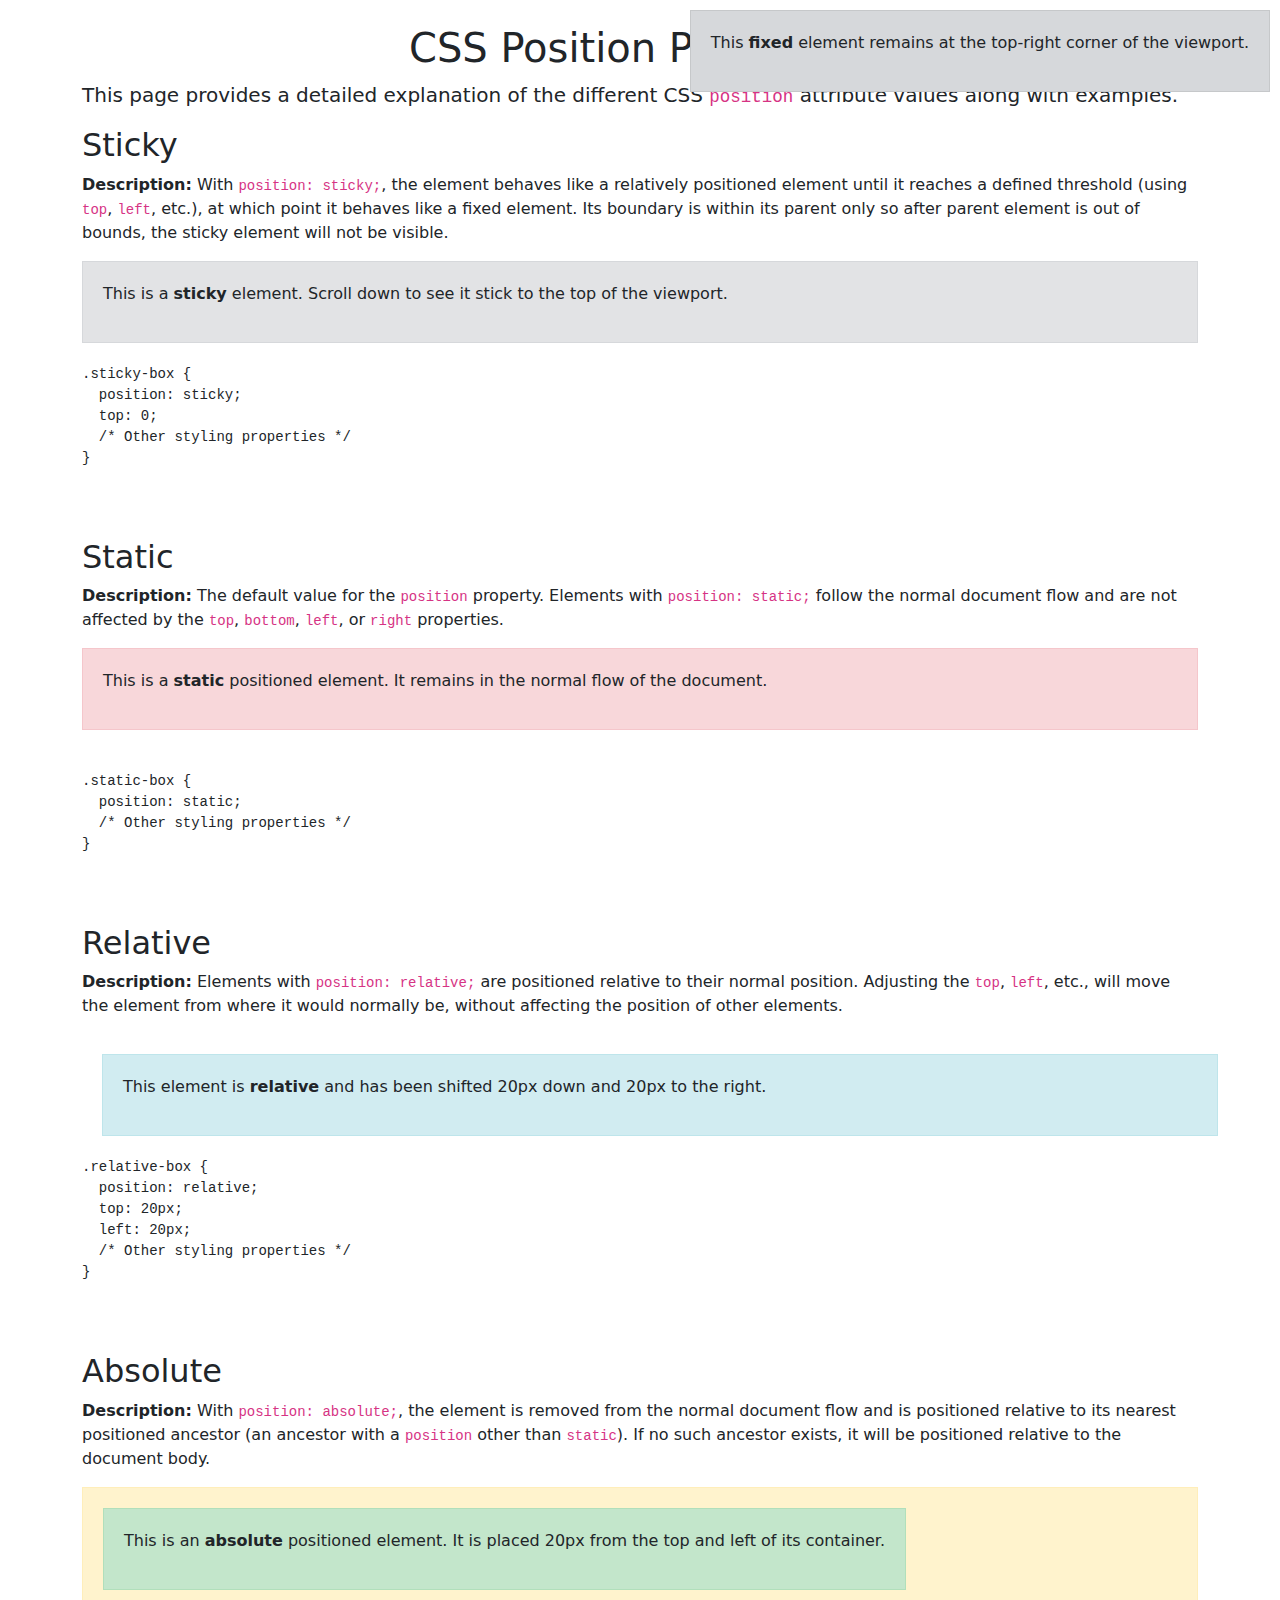
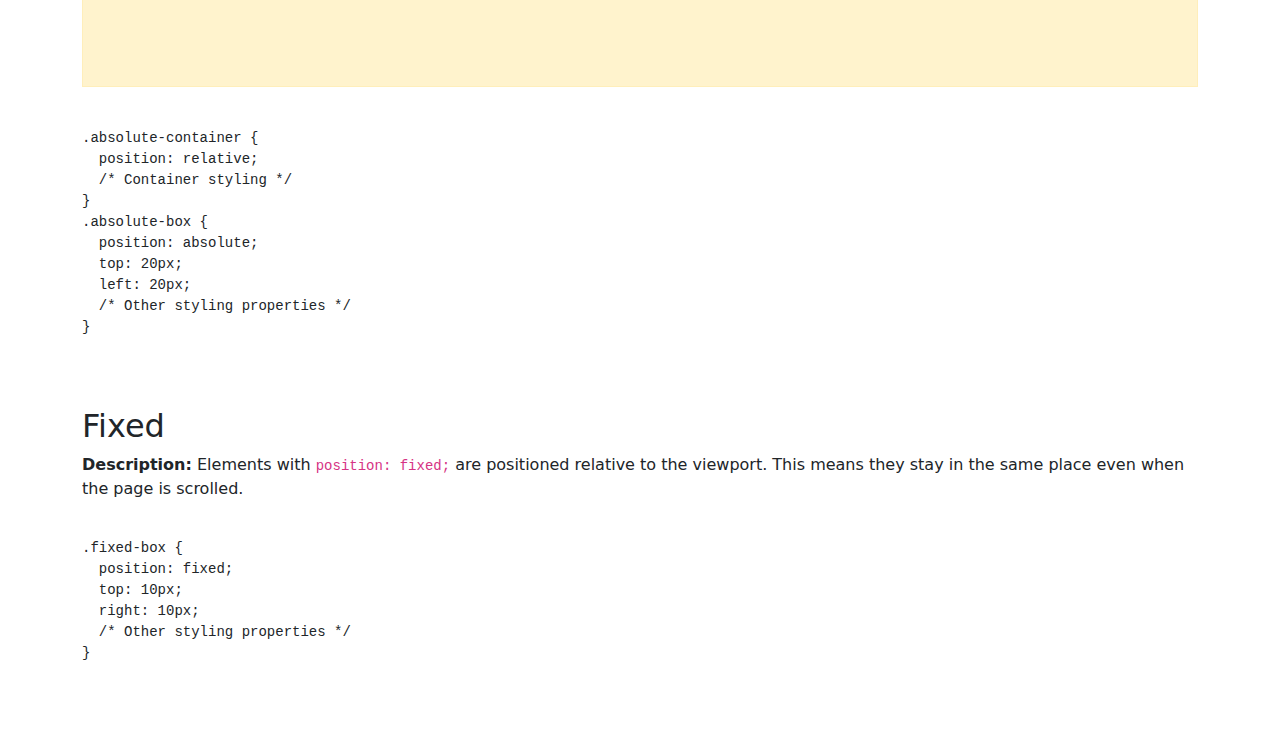
<file: Position/index.html>
<!DOCTYPE html>
<html lang="en">
  <head>
    <meta charset="UTF-8" />
    <meta name="viewport" content="width=device-width, initial-scale=1" />
    <title>CSS Position Properties Explained</title>
    <!-- Bootstrap 5 CSS -->
    <link
      href="https://cdn.jsdelivr.net/npm/bootstrap@5.0.2/dist/css/bootstrap.min.css"
      rel="stylesheet"
    />
    <style>
      /* Plain CSS for Position Examples */

      /* Static: Default positioning; element follows the normal document flow */
      .static-box {
        position: static;
        background-color: #f8d7da;
        border: 1px solid #f5c6cb;
        padding: 20px;
        margin-bottom: 20px;
      }

      /* Relative: Positioned relative to its normal position */
      .relative-box {
        position: relative;
        background-color: #d1ecf1;
        border: 1px solid #bee5eb;
        padding: 20px;
        margin-bottom: 20px;
        top: 20px;
        left: 20px;
      }

      /* Absolute: Positioned relative to the nearest positioned ancestor */
      .absolute-container {
        position: relative;
        height: 200px;
        background-color: #fff3cd;
        border: 1px solid #ffeeba;
        margin-bottom: 20px;
      }
      .absolute-box {
        position: absolute;
        background-color: #c3e6cb;
        border: 1px solid #b1dfbb;
        padding: 20px;
        top: 20px;
        left: 20px;
      }

      /* Fixed: Positioned relative to the viewport and stays in place on scroll */
      .fixed-box {
        position: fixed;
        background-color: #d6d8db;
        border: 1px solid #c6c8ca;
        padding: 20px;
        top: 10px;
        right: 10px;
        z-index: 1000;
      }

      /* Sticky: Toggles between relative and fixed depending on the scroll */
      .sticky-box {
        position: -webkit-sticky; /* For Safari */
        position: sticky;
        background-color: #e2e3e5;
        border: 1px solid #d6d8db;
        padding: 20px;
        top: 0;
      }
    </style>
  </head>
  <body>
    <div class="container mt-4">
      <h1 class="text-center">CSS Position Properties</h1>
      <p class="lead">
        This page provides a detailed explanation of the different CSS
        <code>position</code> attribute values along with examples.
      </p>

      <!-- Sticky Position -->
      <section class="mb-5">
        <h2>Sticky</h2>
        <p>
          <strong>Description:</strong> With <code>position: sticky;</code>, the
          element behaves like a relatively positioned element until it reaches
          a defined threshold (using <code>top</code>, <code>left</code>, etc.),
          at which point it behaves like a fixed element. Its boundary is within
          its parent only so after parent element is out of bounds, the sticky
          element will not be visible.
        </p>
        <div class="sticky-box">
          <p>
            This is a <strong>sticky</strong> element. Scroll down to see it
            stick to the top of the viewport.
          </p>
        </div>
        <pre><code>
.sticky-box {
  position: sticky;
  top: 0;
  /* Other styling properties */
}
      </code></pre>
      </section>

      <!-- Static Position -->
      <section class="mb-5">
        <h2>Static</h2>
        <p>
          <strong>Description:</strong> The default value for the
          <code>position</code> property. Elements with
          <code>position: static;</code> follow the normal document flow and are
          not affected by the <code>top</code>, <code>bottom</code>,
          <code>left</code>, or <code>right</code> properties.
        </p>
        <div class="static-box">
          <p>
            This is a <strong>static</strong> positioned element. It remains in
            the normal flow of the document.
          </p>
        </div>
        <pre><code>
.static-box {
  position: static;
  /* Other styling properties */
}
      </code></pre>
      </section>

      <!-- Relative Position -->
      <section class="mb-5">
        <h2>Relative</h2>
        <p>
          <strong>Description:</strong> Elements with
          <code>position: relative;</code> are positioned relative to their
          normal position. Adjusting the <code>top</code>, <code>left</code>,
          etc., will move the element from where it would normally be, without
          affecting the position of other elements.
        </p>
        <div class="relative-box">
          <p>
            This element is <strong>relative</strong> and has been shifted 20px
            down and 20px to the right.
          </p>
        </div>
        <pre><code>
.relative-box {
  position: relative;
  top: 20px;
  left: 20px;
  /* Other styling properties */
}
      </code></pre>
      </section>

      <!-- Absolute Position -->
      <section class="mb-5">
        <h2>Absolute</h2>
        <p>
          <strong>Description:</strong> With <code>position: absolute;</code>,
          the element is removed from the normal document flow and is positioned
          relative to its nearest positioned ancestor (an ancestor with a
          <code>position</code> other than <code>static</code>). If no such
          ancestor exists, it will be positioned relative to the document body.
        </p>
        <div class="absolute-container">
          <div class="absolute-box">
            <p>
              This is an <strong>absolute</strong> positioned element. It is
              placed 20px from the top and left of its container.
            </p>
          </div>
        </div>
        <pre><code>
.absolute-container {
  position: relative;
  /* Container styling */
}
.absolute-box {
  position: absolute;
  top: 20px;
  left: 20px;
  /* Other styling properties */
}
      </code></pre>
      </section>

      <!-- Fixed Position -->
      <section class="mb-5">
        <h2>Fixed</h2>
        <p>
          <strong>Description:</strong> Elements with
          <code>position: fixed;</code> are positioned relative to the viewport.
          This means they stay in the same place even when the page is scrolled.
        </p>
        <div class="fixed-box">
          <p>
            This <strong>fixed</strong> element remains at the top-right corner
            of the viewport.
          </p>
        </div>
        <pre><code>
.fixed-box {
  position: fixed;
  top: 10px;
  right: 10px;
  /* Other styling properties */
}
      </code></pre>
      </section>
    </div>
    <!-- Bootstrap 5 JS Bundle (optional) -->
    <script src="https://cdn.jsdelivr.net/npm/bootstrap@5.0.2/dist/js/bootstrap.bundle.min.js"></script>
  </body>
</html>
</file>
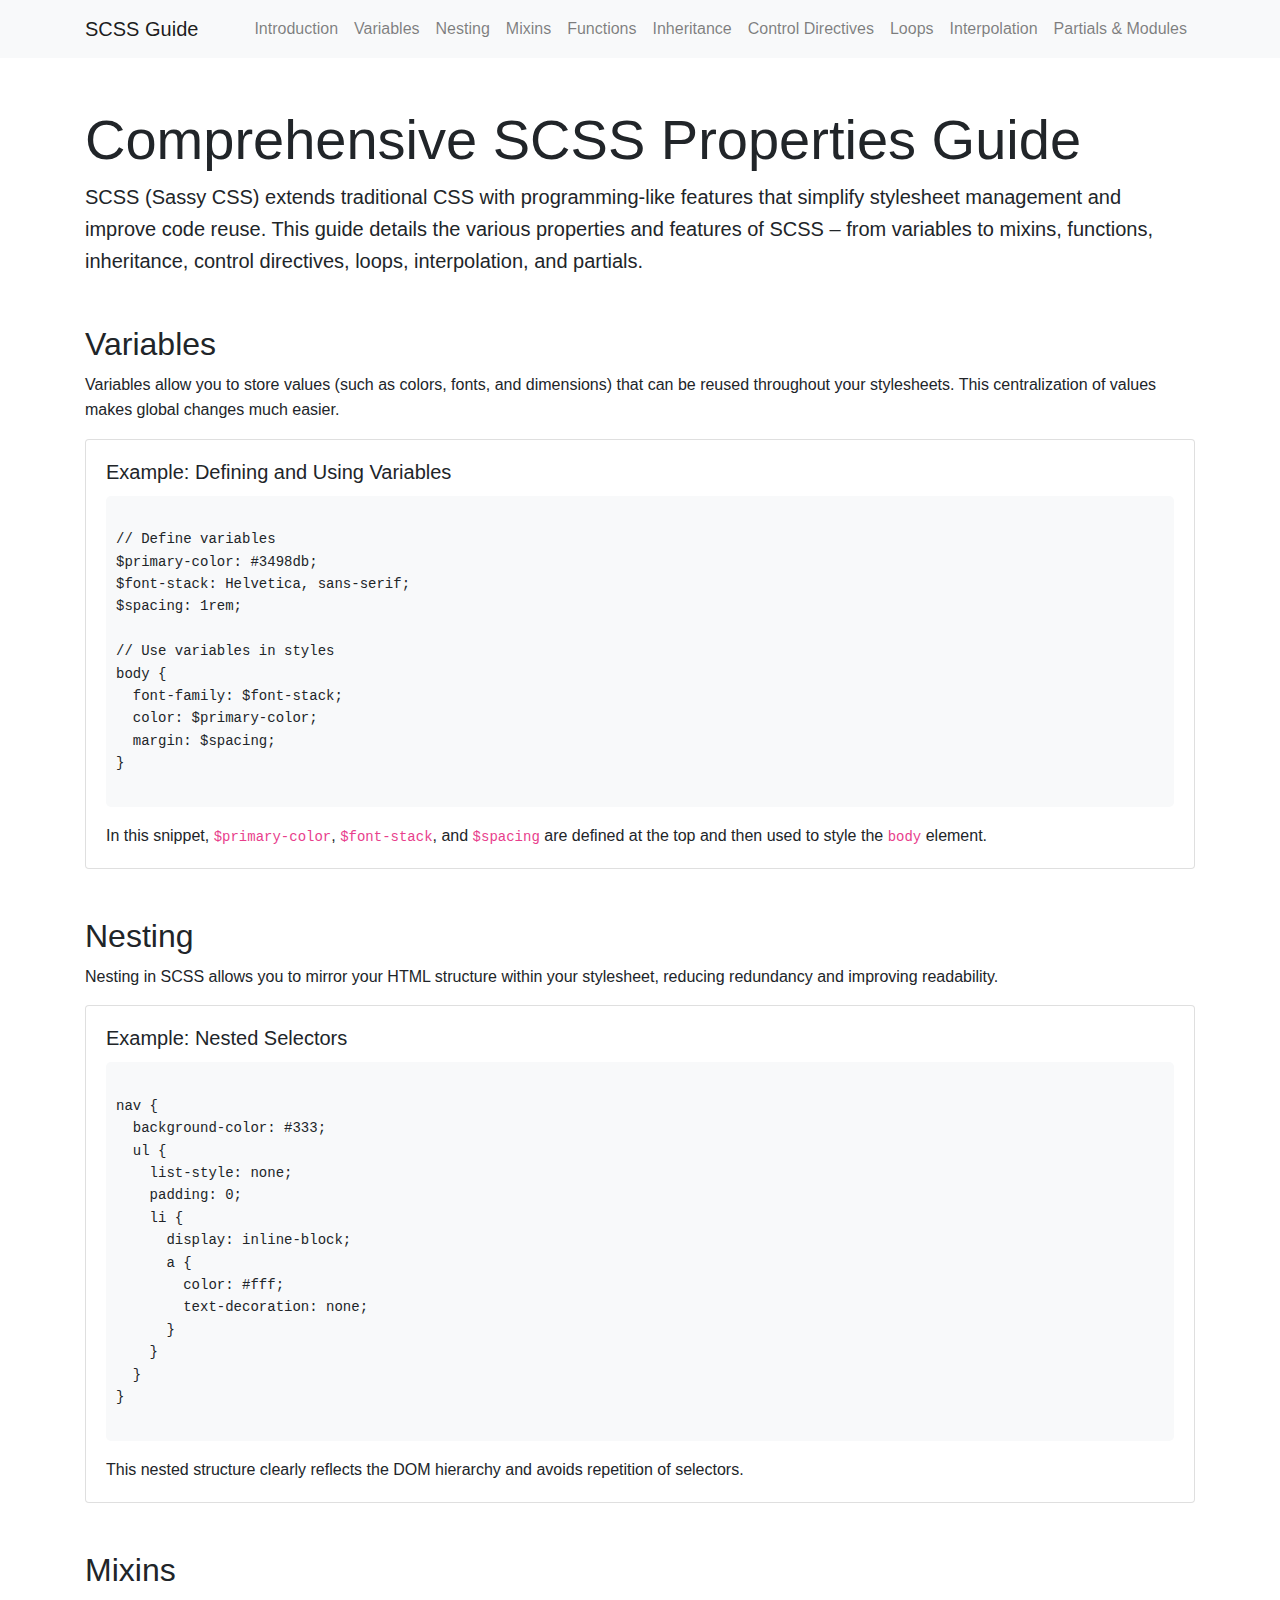
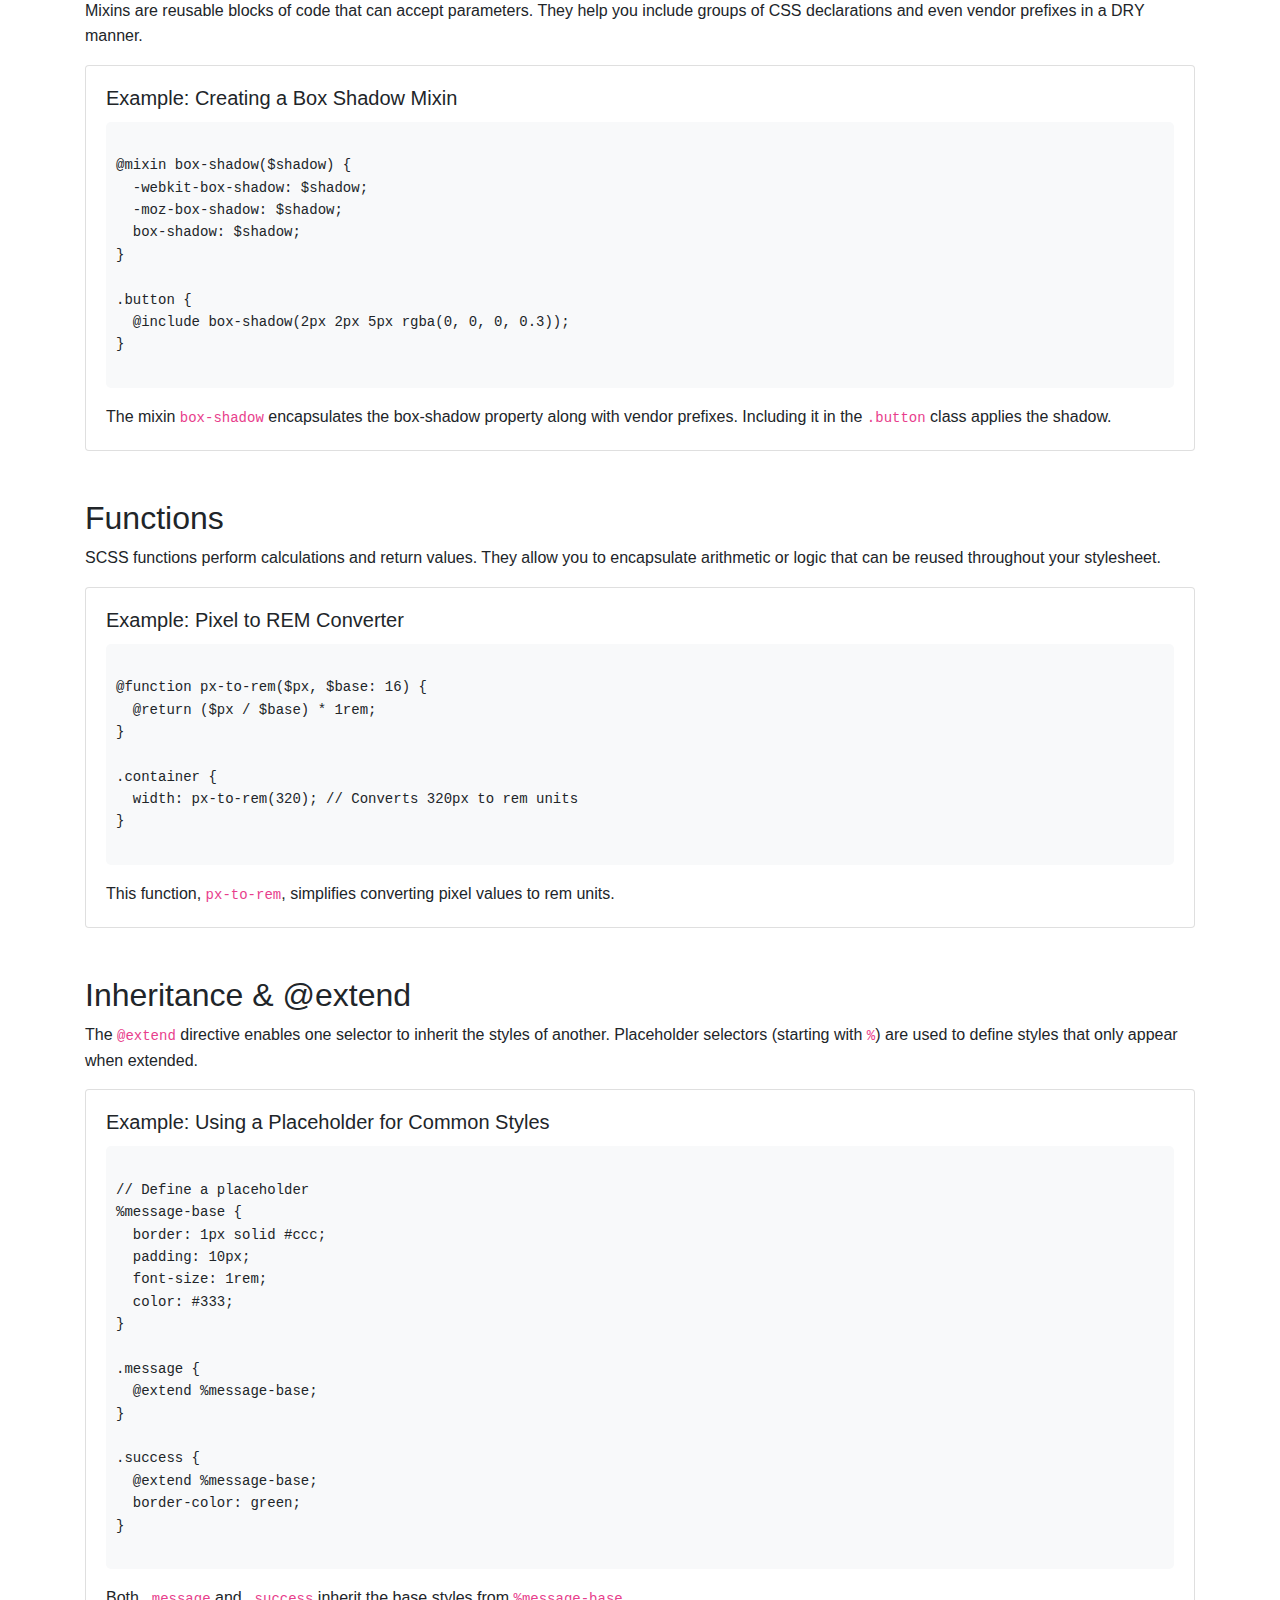
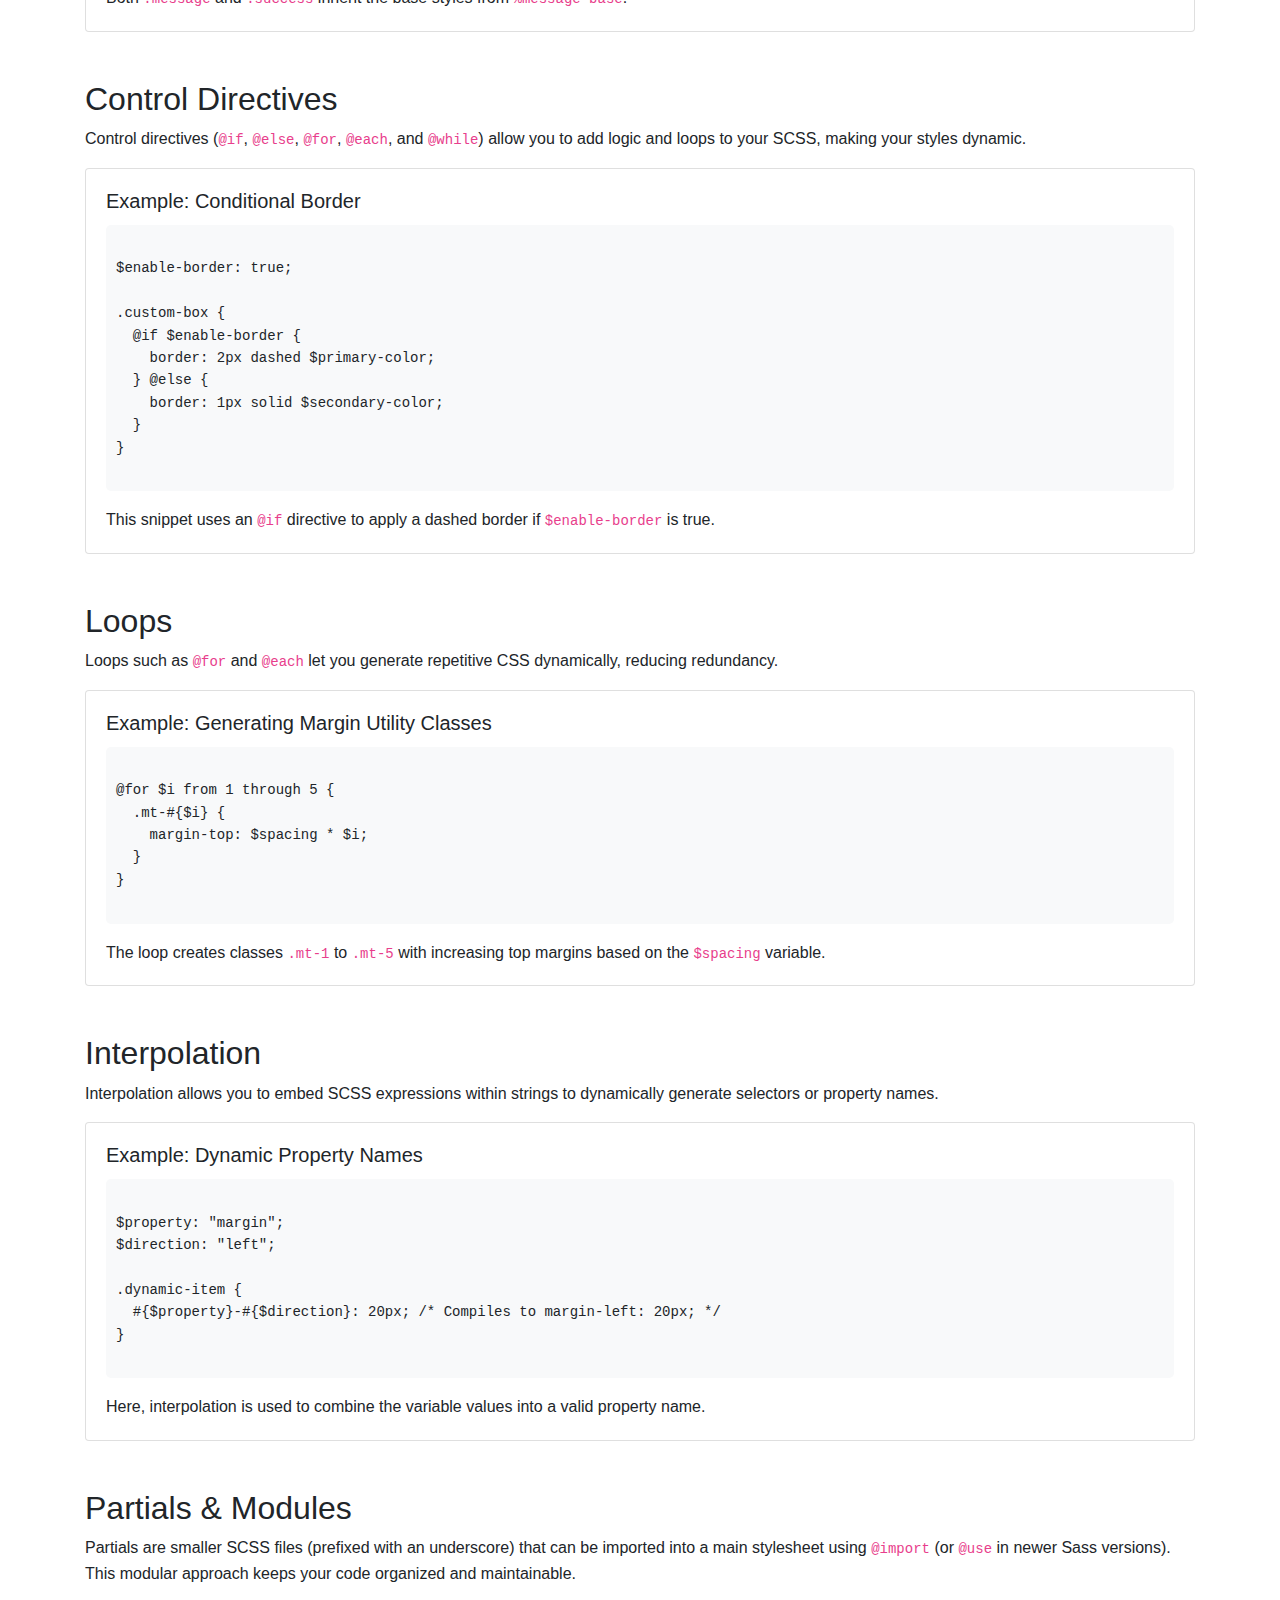
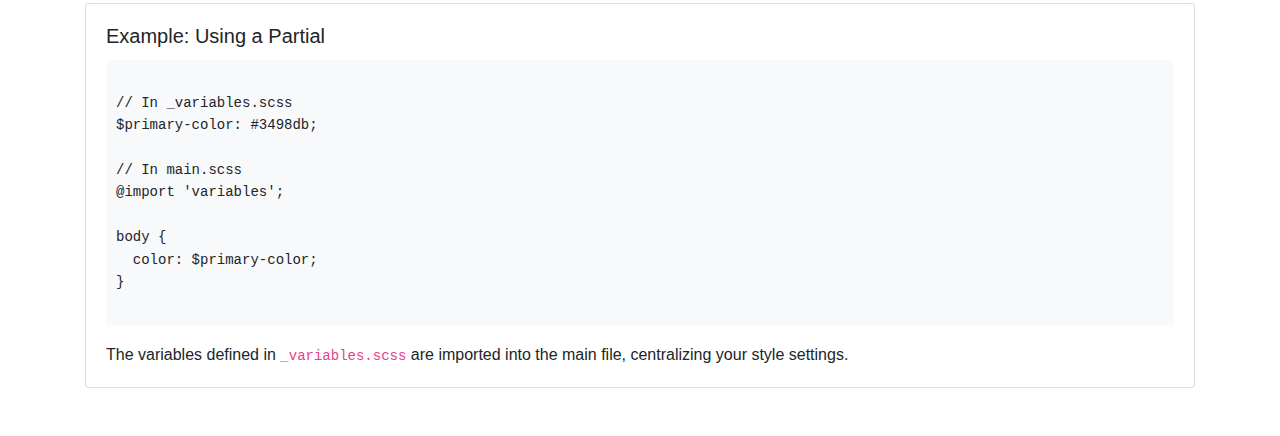
<file: SCSS/index.html>
<!DOCTYPE html>
<html lang="en">
  <head>
    <meta charset="UTF-8" />
    <title>Comprehensive SCSS Properties Guide</title>
    <meta name="viewport" content="width=device-width, initial-scale=1" />
    <!-- Bootstrap CSS CDN (Bootstrap 4.5.2 used here) -->
    <link
      rel="stylesheet"
      href="https://stackpath.bootstrapcdn.com/bootstrap/4.5.2/css/bootstrap.min.css"
    />
    <style>
      body {
        font-family: "Helvetica Neue", Helvetica, Arial, sans-serif;
        line-height: 1.6;
      }
      pre code {
        background-color: #f8f9fa;
        padding: 10px;
        border-radius: 5px;
        display: block;
        overflow-x: auto;
      }
      .section {
        margin-bottom: 3rem;
      }
      .card {
        margin-bottom: 1.5rem;
      }
    </style>
  </head>
  <body>
    <!-- Navigation Bar -->
    <nav class="navbar navbar-expand-lg navbar-light bg-light">
      <div class="container">
        <a class="navbar-brand" href="#">SCSS Guide</a>
        <button
          class="navbar-toggler"
          type="button"
          data-toggle="collapse"
          data-target="#navbarNav"
          aria-controls="navbarNav"
          aria-expanded="false"
          aria-label="Toggle navigation"
        >
          <span class="navbar-toggler-icon"></span>
        </button>
        <div class="collapse navbar-collapse" id="navbarNav">
          <ul class="navbar-nav ml-auto">
            <li class="nav-item">
              <a class="nav-link" href="#introduction">Introduction</a>
            </li>
            <li class="nav-item">
              <a class="nav-link" href="#variables">Variables</a>
            </li>
            <li class="nav-item">
              <a class="nav-link" href="#nesting">Nesting</a>
            </li>
            <li class="nav-item">
              <a class="nav-link" href="#mixins">Mixins</a>
            </li>
            <li class="nav-item">
              <a class="nav-link" href="#functions">Functions</a>
            </li>
            <li class="nav-item">
              <a class="nav-link" href="#inheritance">Inheritance</a>
            </li>
            <li class="nav-item">
              <a class="nav-link" href="#control">Control Directives</a>
            </li>
            <li class="nav-item">
              <a class="nav-link" href="#loops">Loops</a>
            </li>
            <li class="nav-item">
              <a class="nav-link" href="#interpolation">Interpolation</a>
            </li>
            <li class="nav-item">
              <a class="nav-link" href="#partials">Partials & Modules</a>
            </li>
          </ul>
        </div>
      </div>
    </nav>

    <!-- Main Content Container -->
    <div class="container my-5">
      <!-- Introduction -->
      <section id="introduction" class="section">
        <header class="mb-4">
          <h1 class="display-4">Comprehensive SCSS Properties Guide</h1>
          <p class="lead">
            SCSS (Sassy CSS) extends traditional CSS with programming-like
            features that simplify stylesheet management and improve code reuse.
            This guide details the various properties and features of SCSS –
            from variables to mixins, functions, inheritance, control
            directives, loops, interpolation, and partials.
          </p>
        </header>
      </section>

      <!-- Variables -->
      <section id="variables" class="section">
        <h2>Variables</h2>
        <p>
          Variables allow you to store values (such as colors, fonts, and
          dimensions) that can be reused throughout your stylesheets. This
          centralization of values makes global changes much easier.
        </p>
        <div class="card">
          <div class="card-body">
            <h5 class="card-title">Example: Defining and Using Variables</h5>
            <pre><code class="language-scss">
// Define variables
$primary-color: #3498db;
$font-stack: Helvetica, sans-serif;
$spacing: 1rem;

// Use variables in styles
body {
  font-family: $font-stack;
  color: $primary-color;
  margin: $spacing;
}
            </code></pre>
            <p class="card-text">
              In this snippet, <code>$primary-color</code>,
              <code>$font-stack</code>, and <code>$spacing</code> are defined at
              the top and then used to style the <code>body</code> element.
            </p>
          </div>
        </div>
      </section>

      <!-- Nesting -->
      <section id="nesting" class="section">
        <h2>Nesting</h2>
        <p>
          Nesting in SCSS allows you to mirror your HTML structure within your
          stylesheet, reducing redundancy and improving readability.
        </p>
        <div class="card">
          <div class="card-body">
            <h5 class="card-title">Example: Nested Selectors</h5>
            <pre><code class="language-scss">
nav {
  background-color: #333;
  ul {
    list-style: none;
    padding: 0;
    li {
      display: inline-block;
      a {
        color: #fff;
        text-decoration: none;
      }
    }
  }
}
            </code></pre>
            <p class="card-text">
              This nested structure clearly reflects the DOM hierarchy and
              avoids repetition of selectors.
            </p>
          </div>
        </div>
      </section>

      <!-- Mixins -->
      <section id="mixins" class="section">
        <h2>Mixins</h2>
        <p>
          Mixins are reusable blocks of code that can accept parameters. They
          help you include groups of CSS declarations and even vendor prefixes
          in a DRY manner.
        </p>
        <div class="card">
          <div class="card-body">
            <h5 class="card-title">Example: Creating a Box Shadow Mixin</h5>
            <pre><code class="language-scss">
@mixin box-shadow($shadow) {
  -webkit-box-shadow: $shadow;
  -moz-box-shadow: $shadow;
  box-shadow: $shadow;
}

.button {
  @include box-shadow(2px 2px 5px rgba(0, 0, 0, 0.3));
}
            </code></pre>
            <p class="card-text">
              The mixin <code>box-shadow</code> encapsulates the box-shadow
              property along with vendor prefixes. Including it in the
              <code>.button</code> class applies the shadow.
            </p>
          </div>
        </div>
      </section>

      <!-- Functions -->
      <section id="functions" class="section">
        <h2>Functions</h2>
        <p>
          SCSS functions perform calculations and return values. They allow you
          to encapsulate arithmetic or logic that can be reused throughout your
          stylesheet.
        </p>
        <div class="card">
          <div class="card-body">
            <h5 class="card-title">Example: Pixel to REM Converter</h5>
            <pre><code class="language-scss">
@function px-to-rem($px, $base: 16) {
  @return ($px / $base) * 1rem;
}

.container {
  width: px-to-rem(320); // Converts 320px to rem units
}
            </code></pre>
            <p class="card-text">
              This function, <code>px-to-rem</code>, simplifies converting pixel
              values to rem units.
            </p>
          </div>
        </div>
      </section>

      <!-- Inheritance and Extend -->
      <section id="inheritance" class="section">
        <h2>Inheritance &amp; @extend</h2>
        <p>
          The <code>@extend</code> directive enables one selector to inherit the
          styles of another. Placeholder selectors (starting with
          <code>%</code>) are used to define styles that only appear when
          extended.
        </p>
        <div class="card">
          <div class="card-body">
            <h5 class="card-title">
              Example: Using a Placeholder for Common Styles
            </h5>
            <pre><code class="language-scss">
// Define a placeholder
%message-base {
  border: 1px solid #ccc;
  padding: 10px;
  font-size: 1rem;
  color: #333;
}

.message {
  @extend %message-base;
}

.success {
  @extend %message-base;
  border-color: green;
}
            </code></pre>
            <p class="card-text">
              Both <code>.message</code> and <code>.success</code> inherit the
              base styles from <code>%message-base</code>.
            </p>
          </div>
        </div>
      </section>

      <!-- Control Directives -->
      <section id="control" class="section">
        <h2>Control Directives</h2>
        <p>
          Control directives (<code>@if</code>, <code>@else</code>,
          <code>@for</code>, <code>@each</code>, and <code>@while</code>) allow
          you to add logic and loops to your SCSS, making your styles dynamic.
        </p>
        <div class="card">
          <div class="card-body">
            <h5 class="card-title">Example: Conditional Border</h5>
            <pre><code class="language-scss">
$enable-border: true;

.custom-box {
  @if $enable-border {
    border: 2px dashed $primary-color;
  } @else {
    border: 1px solid $secondary-color;
  }
}
            </code></pre>
            <p class="card-text">
              This snippet uses an <code>@if</code> directive to apply a dashed
              border if <code>$enable-border</code> is true.
            </p>
          </div>
        </div>
      </section>

      <!-- Loops -->
      <section id="loops" class="section">
        <h2>Loops</h2>
        <p>
          Loops such as <code>@for</code> and <code>@each</code> let you
          generate repetitive CSS dynamically, reducing redundancy.
        </p>
        <div class="card">
          <div class="card-body">
            <h5 class="card-title">
              Example: Generating Margin Utility Classes
            </h5>
            <pre><code class="language-scss">
@for $i from 1 through 5 {
  .mt-#{$i} {
    margin-top: $spacing * $i;
  }
}
            </code></pre>
            <p class="card-text">
              The loop creates classes <code>.mt-1</code> to
              <code>.mt-5</code> with increasing top margins based on the
              <code>$spacing</code> variable.
            </p>
          </div>
        </div>
      </section>

      <!-- Interpolation -->
      <section id="interpolation" class="section">
        <h2>Interpolation</h2>
        <p>
          Interpolation allows you to embed SCSS expressions within strings to
          dynamically generate selectors or property names.
        </p>
        <div class="card">
          <div class="card-body">
            <h5 class="card-title">Example: Dynamic Property Names</h5>
            <pre><code class="language-scss">
$property: "margin";
$direction: "left";

.dynamic-item {
  #{$property}-#{$direction}: 20px; /* Compiles to margin-left: 20px; */
}
            </code></pre>
            <p class="card-text">
              Here, interpolation is used to combine the variable values into a
              valid property name.
            </p>
          </div>
        </div>
      </section>

      <!-- Partials & Modules -->
      <section id="partials" class="section">
        <h2>Partials &amp; Modules</h2>
        <p>
          Partials are smaller SCSS files (prefixed with an underscore) that can
          be imported into a main stylesheet using <code>@import</code> (or
          <code>@use</code> in newer Sass versions). This modular approach keeps
          your code organized and maintainable.
        </p>
        <div class="card">
          <div class="card-body">
            <h5 class="card-title">Example: Using a Partial</h5>
            <pre><code class="language-scss">
// In _variables.scss
$primary-color: #3498db;

// In main.scss
@import 'variables';

body {
  color: $primary-color;
}
            </code></pre>
            <p class="card-text">
              The variables defined in <code>_variables.scss</code> are imported
              into the main file, centralizing your style settings.
            </p>
          </div>
        </div>
      </section>
    </div>

    <!-- Bootstrap JS, Popper.js, and jQuery -->
    <script src="https://code.jquery.com/jquery-3.5.1.slim.min.js"></script>
    <script src="https://cdn.jsdelivr.net/npm/popper.js@1.16.1/dist/umd/popper.min.js"></script>
    <script src="https://stackpath.bootstrapcdn.com/bootstrap/4.5.2/js/bootstrap.min.js"></script>
  </body>
</html>
</file>
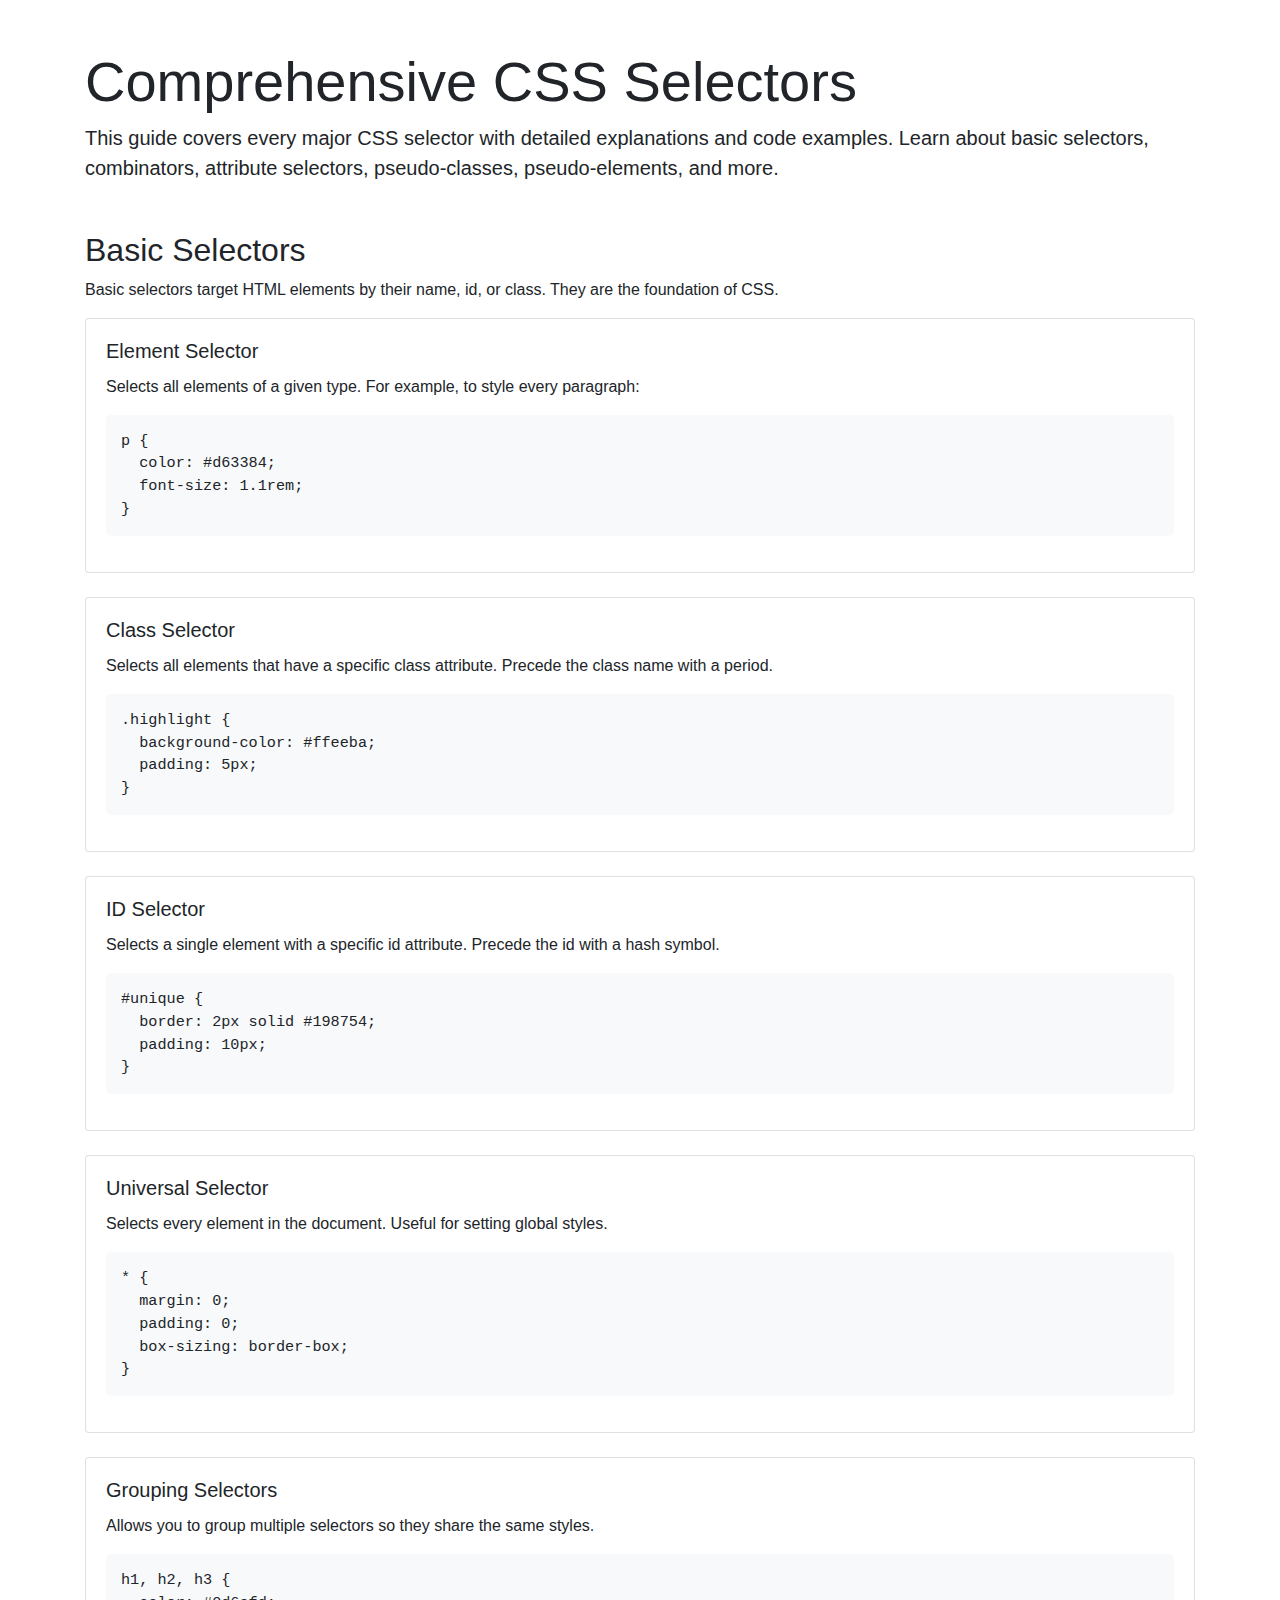
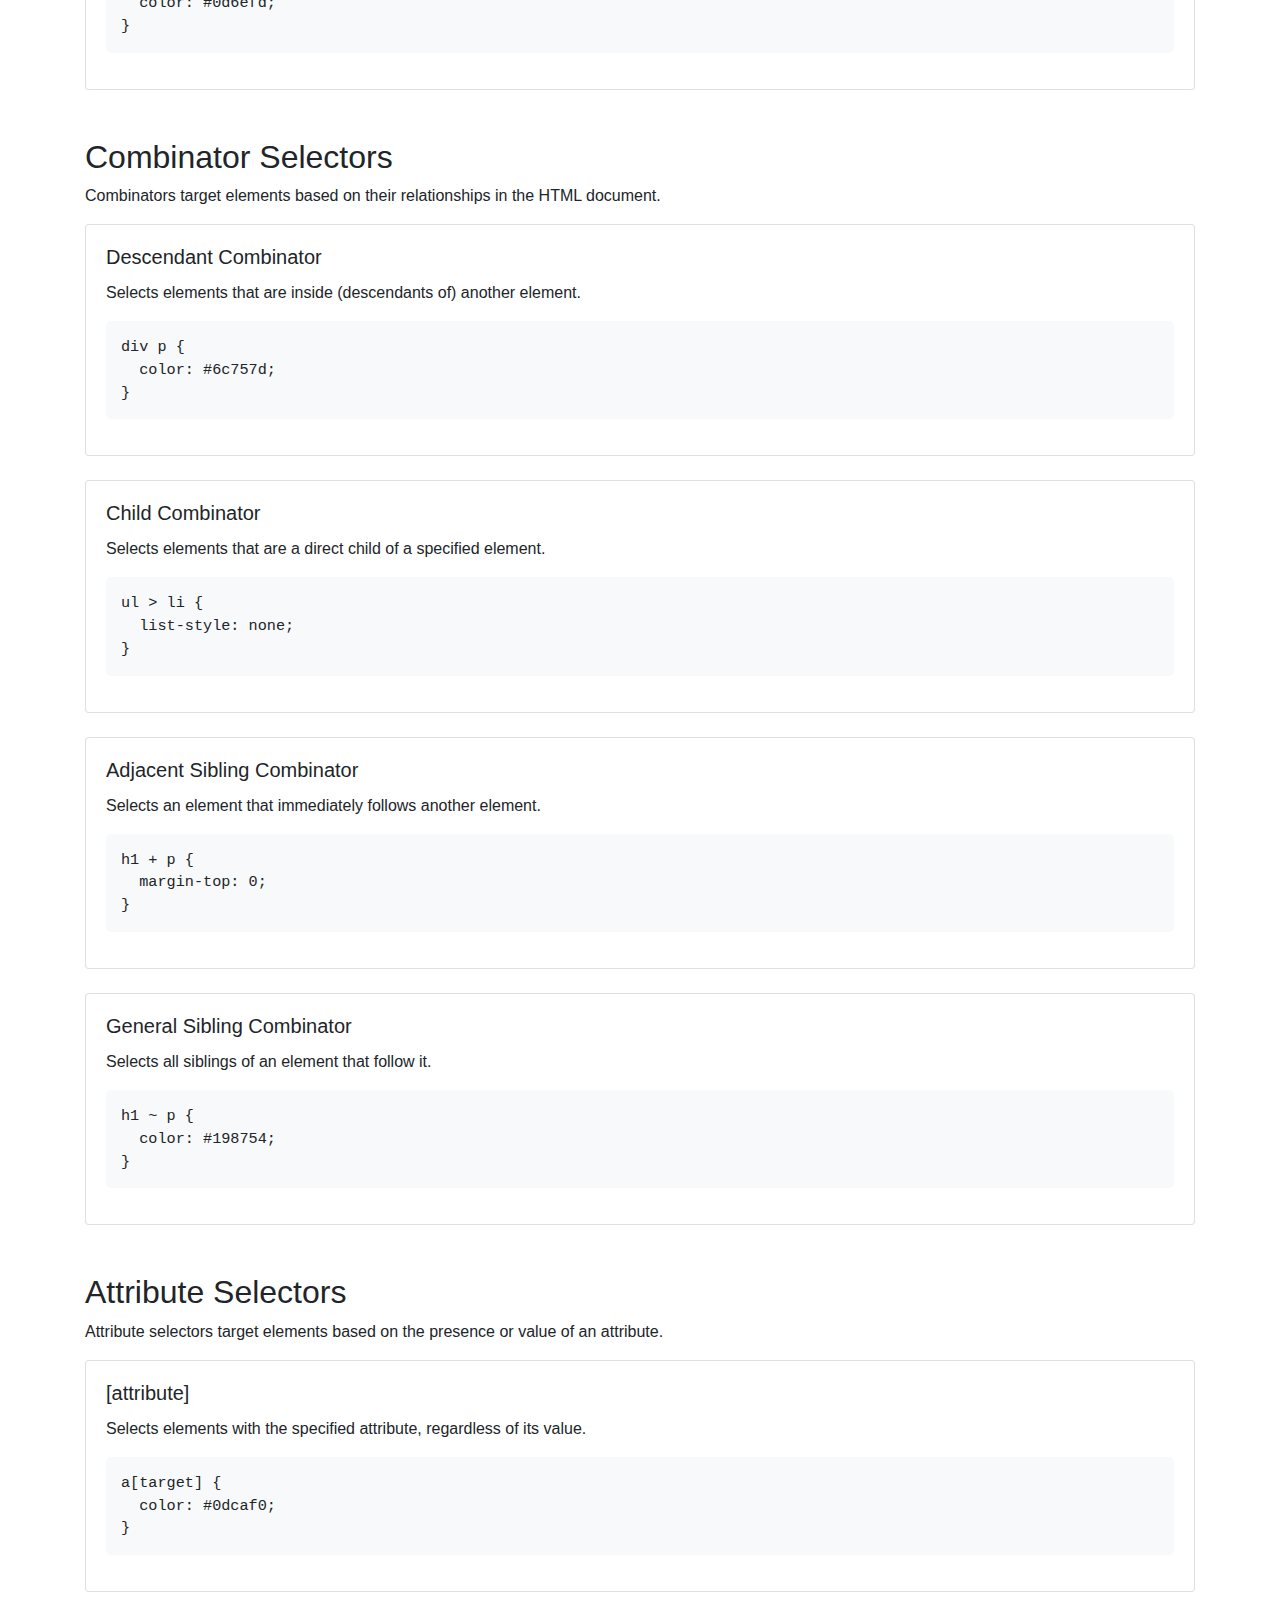
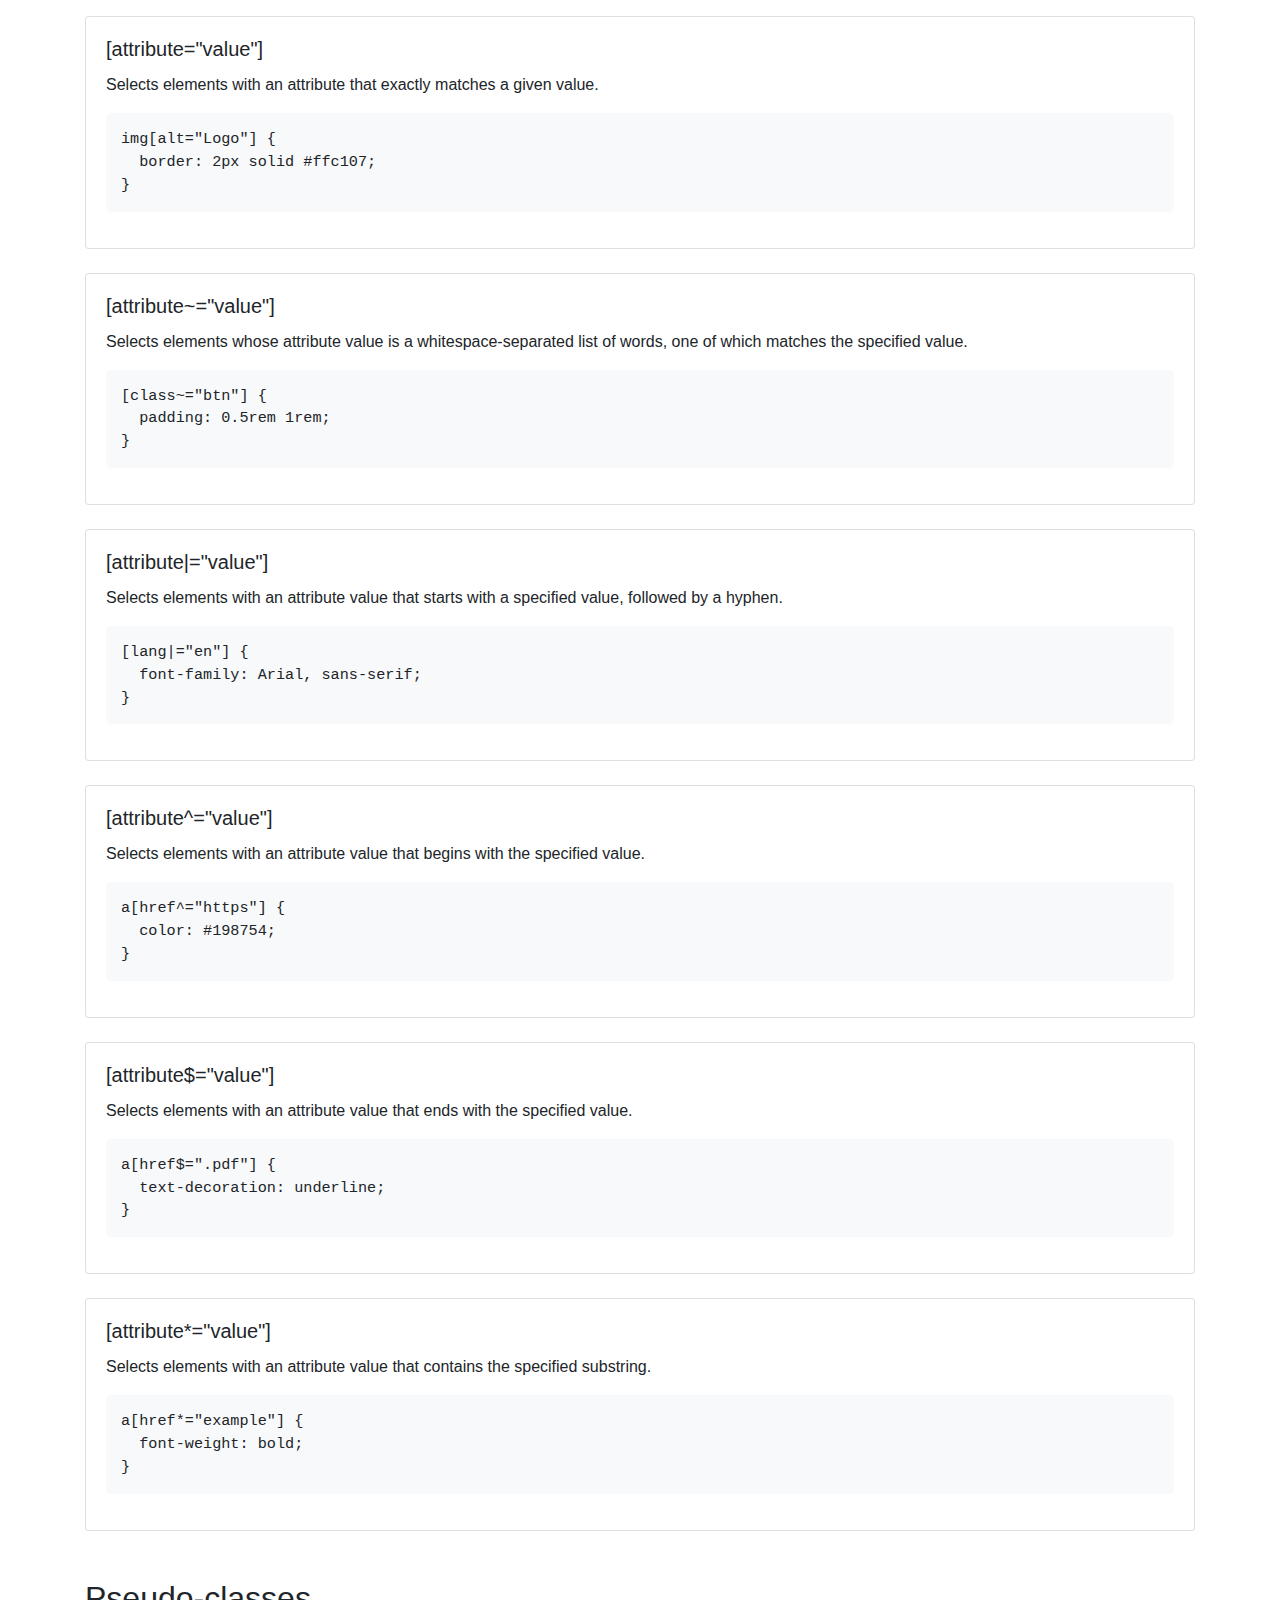
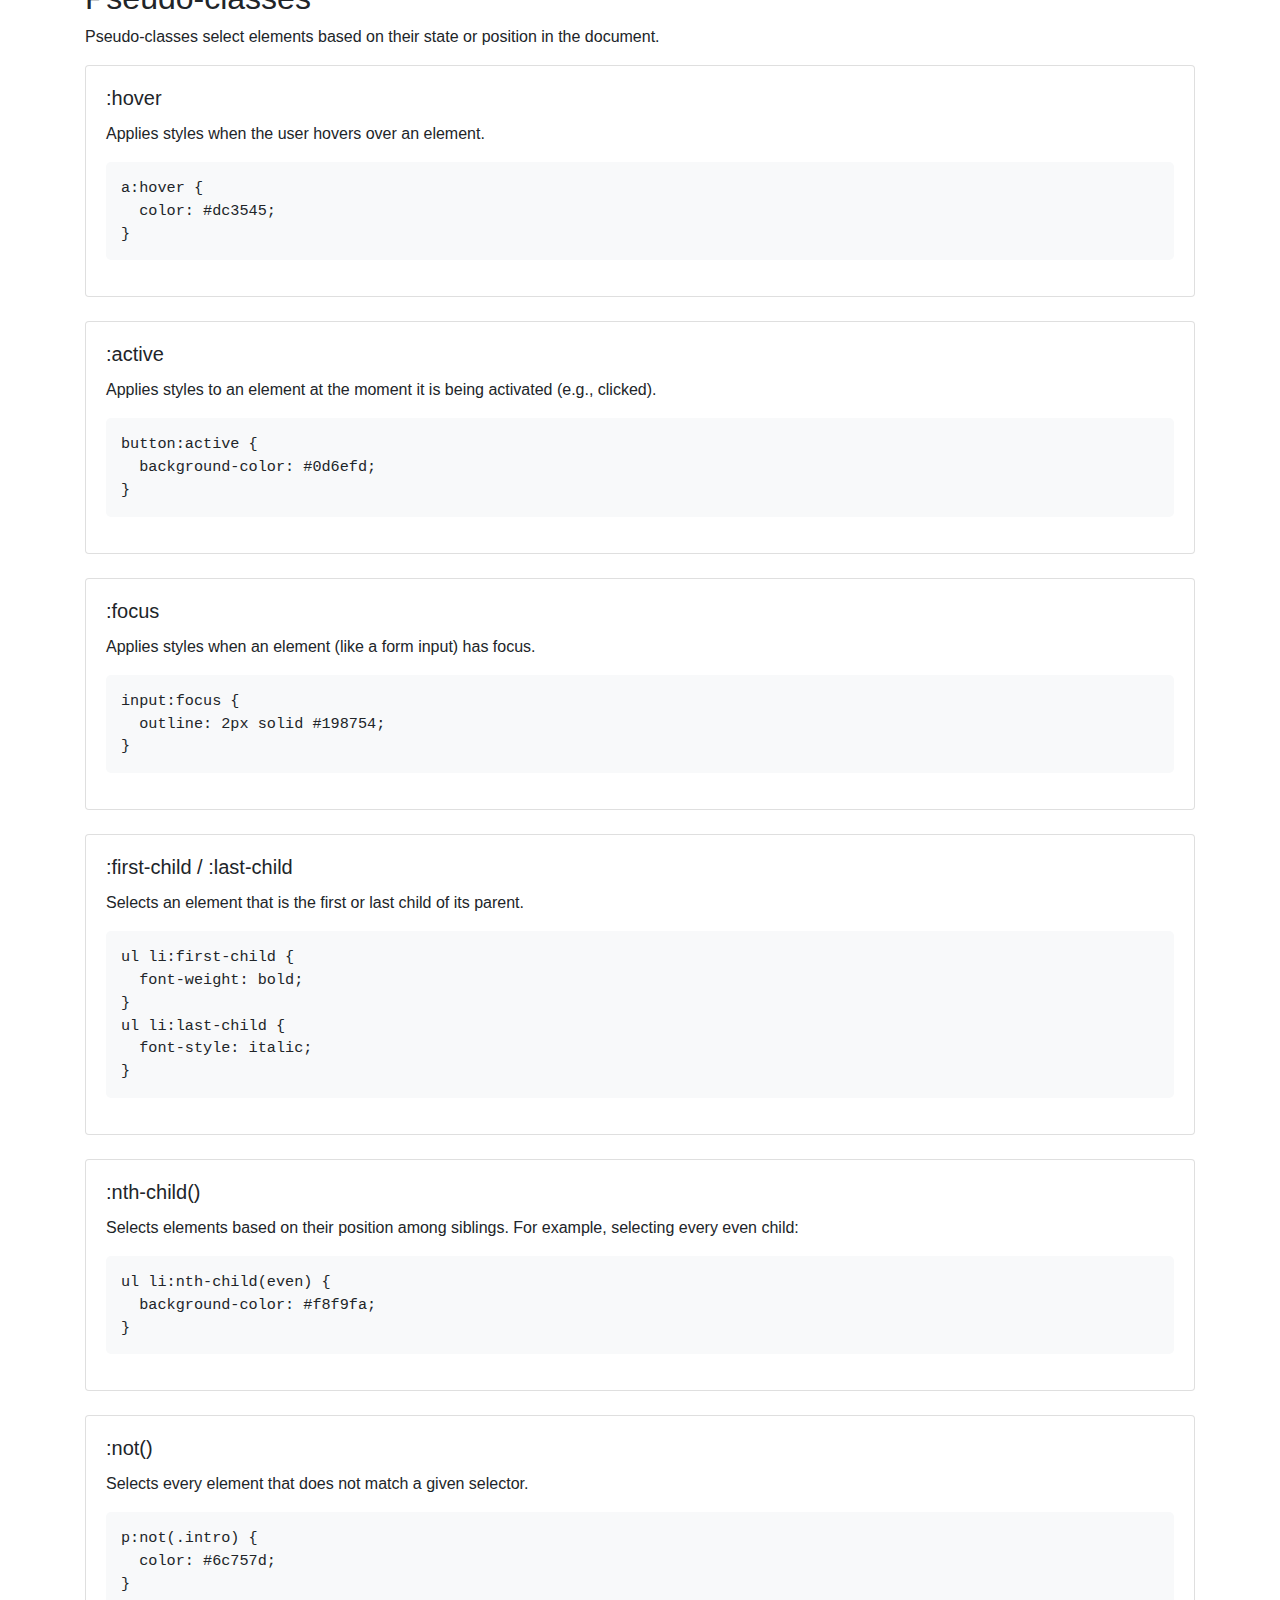
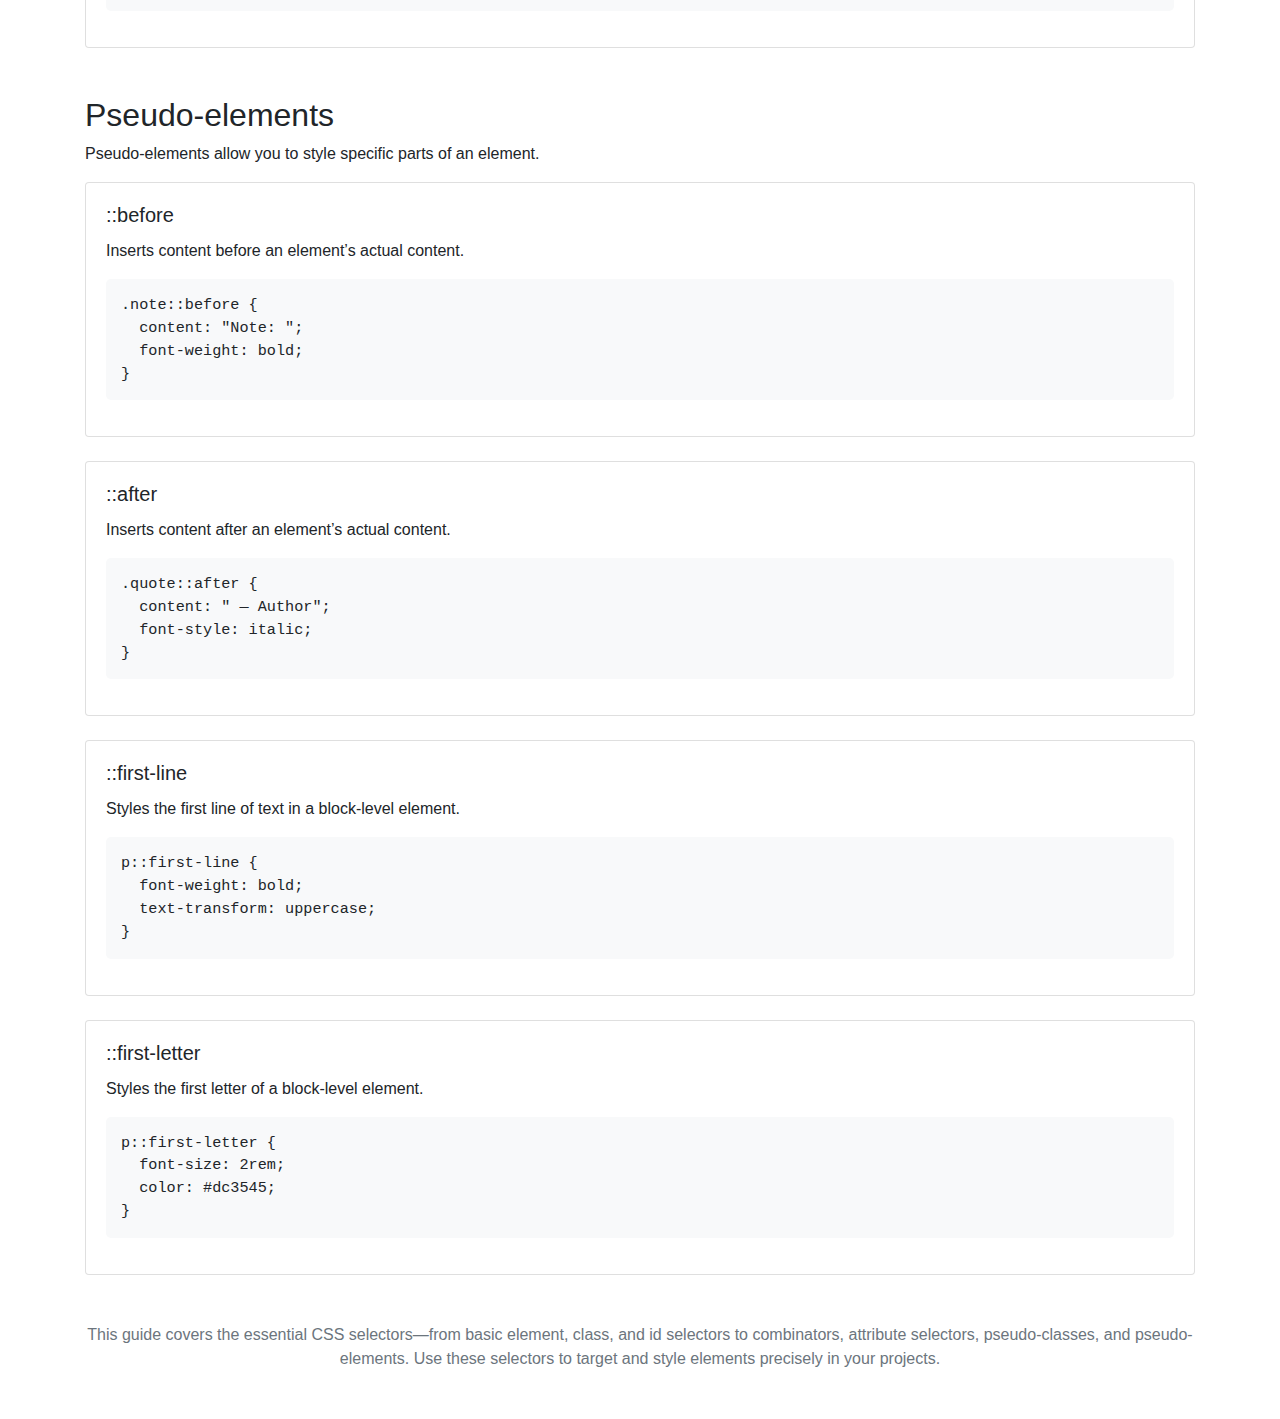
<file: Selectors/index.html>
<!DOCTYPE html>
<html lang="en">
  <head>
    <meta charset="UTF-8" />
    <title>Comprehensive CSS Selectors</title>
    <meta name="viewport" content="width=device-width, initial-scale=1" />
    <!-- Bootstrap CSS CDN -->
    <link
      rel="stylesheet"
      href="https://stackpath.bootstrapcdn.com/bootstrap/4.5.2/css/bootstrap.min.css"
    />
    <style>
      pre code {
        background-color: #f8f9fa;
        padding: 15px;
        border-radius: 5px;
        display: block;
        overflow-x: auto;
        font-size: 0.95rem;
      }
      .property-section {
        margin-bottom: 3rem;
      }
      .property-card {
        margin-bottom: 1.5rem;
      }
    </style>
  </head>
  <body>
    <div class="container my-5">
      <header class="mb-5">
        <h1 class="display-4">Comprehensive CSS Selectors</h1>
        <p class="lead">
          This guide covers every major CSS selector with detailed explanations
          and code examples. Learn about basic selectors, combinators, attribute
          selectors, pseudo-classes, pseudo-elements, and more.
        </p>
      </header>

      <!-- Basic Selectors -->
      <section class="property-section">
        <h2>Basic Selectors</h2>
        <p>
          Basic selectors target HTML elements by their name, id, or class. They
          are the foundation of CSS.
        </p>

        <!-- Element Selector -->
        <div class="card property-card">
          <div class="card-body">
            <h5 class="card-title">Element Selector</h5>
            <p class="card-text">
              Selects all elements of a given type. For example, to style every
              paragraph:
            </p>
            <pre><code class="language-css">p {
  color: #d63384;
  font-size: 1.1rem;
}</code></pre>
          </div>
        </div>

        <!-- Class Selector -->
        <div class="card property-card">
          <div class="card-body">
            <h5 class="card-title">Class Selector</h5>
            <p class="card-text">
              Selects all elements that have a specific class attribute. Precede
              the class name with a period.
            </p>
            <pre><code class="language-css">.highlight {
  background-color: #ffeeba;
  padding: 5px;
}</code></pre>
          </div>
        </div>

        <!-- ID Selector -->
        <div class="card property-card">
          <div class="card-body">
            <h5 class="card-title">ID Selector</h5>
            <p class="card-text">
              Selects a single element with a specific id attribute. Precede the
              id with a hash symbol.
            </p>
            <pre><code class="language-css">#unique {
  border: 2px solid #198754;
  padding: 10px;
}</code></pre>
          </div>
        </div>

        <!-- Universal Selector -->
        <div class="card property-card">
          <div class="card-body">
            <h5 class="card-title">Universal Selector</h5>
            <p class="card-text">
              Selects every element in the document. Useful for setting global
              styles.
            </p>
            <pre><code class="language-css">* {
  margin: 0;
  padding: 0;
  box-sizing: border-box;
}</code></pre>
          </div>
        </div>

        <!-- Grouping Selectors -->
        <div class="card property-card">
          <div class="card-body">
            <h5 class="card-title">Grouping Selectors</h5>
            <p class="card-text">
              Allows you to group multiple selectors so they share the same
              styles.
            </p>
            <pre><code class="language-css">h1, h2, h3 {
  color: #0d6efd;
}</code></pre>
          </div>
        </div>
      </section>

      <!-- Combinator Selectors -->
      <section class="property-section">
        <h2>Combinator Selectors</h2>
        <p>
          Combinators target elements based on their relationships in the HTML
          document.
        </p>

        <!-- Descendant Combinator -->
        <div class="card property-card">
          <div class="card-body">
            <h5 class="card-title">Descendant Combinator</h5>
            <p class="card-text">
              Selects elements that are inside (descendants of) another element.
            </p>
            <pre><code class="language-css">div p {
  color: #6c757d;
}</code></pre>
          </div>
        </div>

        <!-- Child Combinator -->
        <div class="card property-card">
          <div class="card-body">
            <h5 class="card-title">Child Combinator</h5>
            <p class="card-text">
              Selects elements that are a direct child of a specified element.
            </p>
            <pre><code class="language-css">ul > li {
  list-style: none;
}</code></pre>
          </div>
        </div>

        <!-- Adjacent Sibling Combinator -->
        <div class="card property-card">
          <div class="card-body">
            <h5 class="card-title">Adjacent Sibling Combinator</h5>
            <p class="card-text">
              Selects an element that immediately follows another element.
            </p>
            <pre><code class="language-css">h1 + p {
  margin-top: 0;
}</code></pre>
          </div>
        </div>

        <!-- General Sibling Combinator -->
        <div class="card property-card">
          <div class="card-body">
            <h5 class="card-title">General Sibling Combinator</h5>
            <p class="card-text">
              Selects all siblings of an element that follow it.
            </p>
            <pre><code class="language-css">h1 ~ p {
  color: #198754;
}</code></pre>
          </div>
        </div>
      </section>

      <!-- Attribute Selectors -->
      <section class="property-section">
        <h2>Attribute Selectors</h2>
        <p>
          Attribute selectors target elements based on the presence or value of
          an attribute.
        </p>

        <!-- [attribute] -->
        <div class="card property-card">
          <div class="card-body">
            <h5 class="card-title">[attribute]</h5>
            <p class="card-text">
              Selects elements with the specified attribute, regardless of its
              value.
            </p>
            <pre><code class="language-css">a[target] {
  color: #0dcaf0;
}</code></pre>
          </div>
        </div>

        <!-- [attribute="value"] -->
        <div class="card property-card">
          <div class="card-body">
            <h5 class="card-title">[attribute="value"]</h5>
            <p class="card-text">
              Selects elements with an attribute that exactly matches a given
              value.
            </p>
            <pre><code class="language-css">img[alt="Logo"] {
  border: 2px solid #ffc107;
}</code></pre>
          </div>
        </div>

        <!-- [attribute~="value"] -->
        <div class="card property-card">
          <div class="card-body">
            <h5 class="card-title">[attribute~="value"]</h5>
            <p class="card-text">
              Selects elements whose attribute value is a whitespace-separated
              list of words, one of which matches the specified value.
            </p>
            <pre><code class="language-css">[class~="btn"] {
  padding: 0.5rem 1rem;
}</code></pre>
          </div>
        </div>

        <!-- [attribute|="value"] -->
        <div class="card property-card">
          <div class="card-body">
            <h5 class="card-title">[attribute|="value"]</h5>
            <p class="card-text">
              Selects elements with an attribute value that starts with a
              specified value, followed by a hyphen.
            </p>
            <pre><code class="language-css">[lang|="en"] {
  font-family: Arial, sans-serif;
}</code></pre>
          </div>
        </div>

        <!-- [attribute^="value"] -->
        <div class="card property-card">
          <div class="card-body">
            <h5 class="card-title">[attribute^="value"]</h5>
            <p class="card-text">
              Selects elements with an attribute value that begins with the
              specified value.
            </p>
            <pre><code class="language-css">a[href^="https"] {
  color: #198754;
}</code></pre>
          </div>
        </div>

        <!-- [attribute$="value"] -->
        <div class="card property-card">
          <div class="card-body">
            <h5 class="card-title">[attribute$="value"]</h5>
            <p class="card-text">
              Selects elements with an attribute value that ends with the
              specified value.
            </p>
            <pre><code class="language-css">a[href$=".pdf"] {
  text-decoration: underline;
}</code></pre>
          </div>
        </div>

        <!-- [attribute*="value"] -->
        <div class="card property-card">
          <div class="card-body">
            <h5 class="card-title">[attribute*="value"]</h5>
            <p class="card-text">
              Selects elements with an attribute value that contains the
              specified substring.
            </p>
            <pre><code class="language-css">a[href*="example"] {
  font-weight: bold;
}</code></pre>
          </div>
        </div>
      </section>

      <!-- Pseudo-classes -->
      <section class="property-section">
        <h2>Pseudo-classes</h2>
        <p>
          Pseudo-classes select elements based on their state or position in the
          document.
        </p>

        <!-- :hover -->
        <div class="card property-card">
          <div class="card-body">
            <h5 class="card-title">:hover</h5>
            <p class="card-text">
              Applies styles when the user hovers over an element.
            </p>
            <pre><code class="language-css">a:hover {
  color: #dc3545;
}</code></pre>
          </div>
        </div>

        <!-- :active -->
        <div class="card property-card">
          <div class="card-body">
            <h5 class="card-title">:active</h5>
            <p class="card-text">
              Applies styles to an element at the moment it is being activated
              (e.g., clicked).
            </p>
            <pre><code class="language-css">button:active {
  background-color: #0d6efd;
}</code></pre>
          </div>
        </div>

        <!-- :focus -->
        <div class="card property-card">
          <div class="card-body">
            <h5 class="card-title">:focus</h5>
            <p class="card-text">
              Applies styles when an element (like a form input) has focus.
            </p>
            <pre><code class="language-css">input:focus {
  outline: 2px solid #198754;
}</code></pre>
          </div>
        </div>

        <!-- :first-child / :last-child -->
        <div class="card property-card">
          <div class="card-body">
            <h5 class="card-title">:first-child / :last-child</h5>
            <p class="card-text">
              Selects an element that is the first or last child of its parent.
            </p>
            <pre><code class="language-css">ul li:first-child {
  font-weight: bold;
}
ul li:last-child {
  font-style: italic;
}</code></pre>
          </div>
        </div>

        <!-- :nth-child() -->
        <div class="card property-card">
          <div class="card-body">
            <h5 class="card-title">:nth-child()</h5>
            <p class="card-text">
              Selects elements based on their position among siblings. For
              example, selecting every even child:
            </p>
            <pre><code class="language-css">ul li:nth-child(even) {
  background-color: #f8f9fa;
}</code></pre>
          </div>
        </div>

        <!-- :not() -->
        <div class="card property-card">
          <div class="card-body">
            <h5 class="card-title">:not()</h5>
            <p class="card-text">
              Selects every element that does not match a given selector.
            </p>
            <pre><code class="language-css">p:not(.intro) {
  color: #6c757d;
}</code></pre>
          </div>
        </div>
      </section>

      <!-- Pseudo-elements -->
      <section class="property-section">
        <h2>Pseudo-elements</h2>
        <p>Pseudo-elements allow you to style specific parts of an element.</p>

        <!-- ::before -->
        <div class="card property-card">
          <div class="card-body">
            <h5 class="card-title">::before</h5>
            <p class="card-text">
              Inserts content before an element’s actual content.
            </p>
            <pre><code class="language-css">.note::before {
  content: "Note: ";
  font-weight: bold;
}</code></pre>
          </div>
        </div>

        <!-- ::after -->
        <div class="card property-card">
          <div class="card-body">
            <h5 class="card-title">::after</h5>
            <p class="card-text">
              Inserts content after an element’s actual content.
            </p>
            <pre><code class="language-css">.quote::after {
  content: " — Author";
  font-style: italic;
}</code></pre>
          </div>
        </div>

        <!-- ::first-line -->
        <div class="card property-card">
          <div class="card-body">
            <h5 class="card-title">::first-line</h5>
            <p class="card-text">
              Styles the first line of text in a block-level element.
            </p>
            <pre><code class="language-css">p::first-line {
  font-weight: bold;
  text-transform: uppercase;
}</code></pre>
          </div>
        </div>

        <!-- ::first-letter -->
        <div class="card property-card">
          <div class="card-body">
            <h5 class="card-title">::first-letter</h5>
            <p class="card-text">
              Styles the first letter of a block-level element.
            </p>
            <pre><code class="language-css">p::first-letter {
  font-size: 2rem;
  color: #dc3545;
}</code></pre>
          </div>
        </div>
      </section>

      <footer class="text-center mt-5">
        <p class="text-muted">
          This guide covers the essential CSS selectors—from basic element,
          class, and id selectors to combinators, attribute selectors,
          pseudo-classes, and pseudo-elements. Use these selectors to target and
          style elements precisely in your projects.
        </p>
      </footer>
    </div>

    <!-- Bootstrap JS, Popper.js, and jQuery -->
    <script src="https://code.jquery.com/jquery-3.5.1.slim.min.js"></script>
    <script src="https://cdn.jsdelivr.net/npm/popper.js@1.16.1/dist/umd/popper.min.js"></script>
    <script src="https://stackpath.bootstrapcdn.com/bootstrap/4.5.2/js/bootstrap.min.js"></script>
  </body>
</html>
</file>
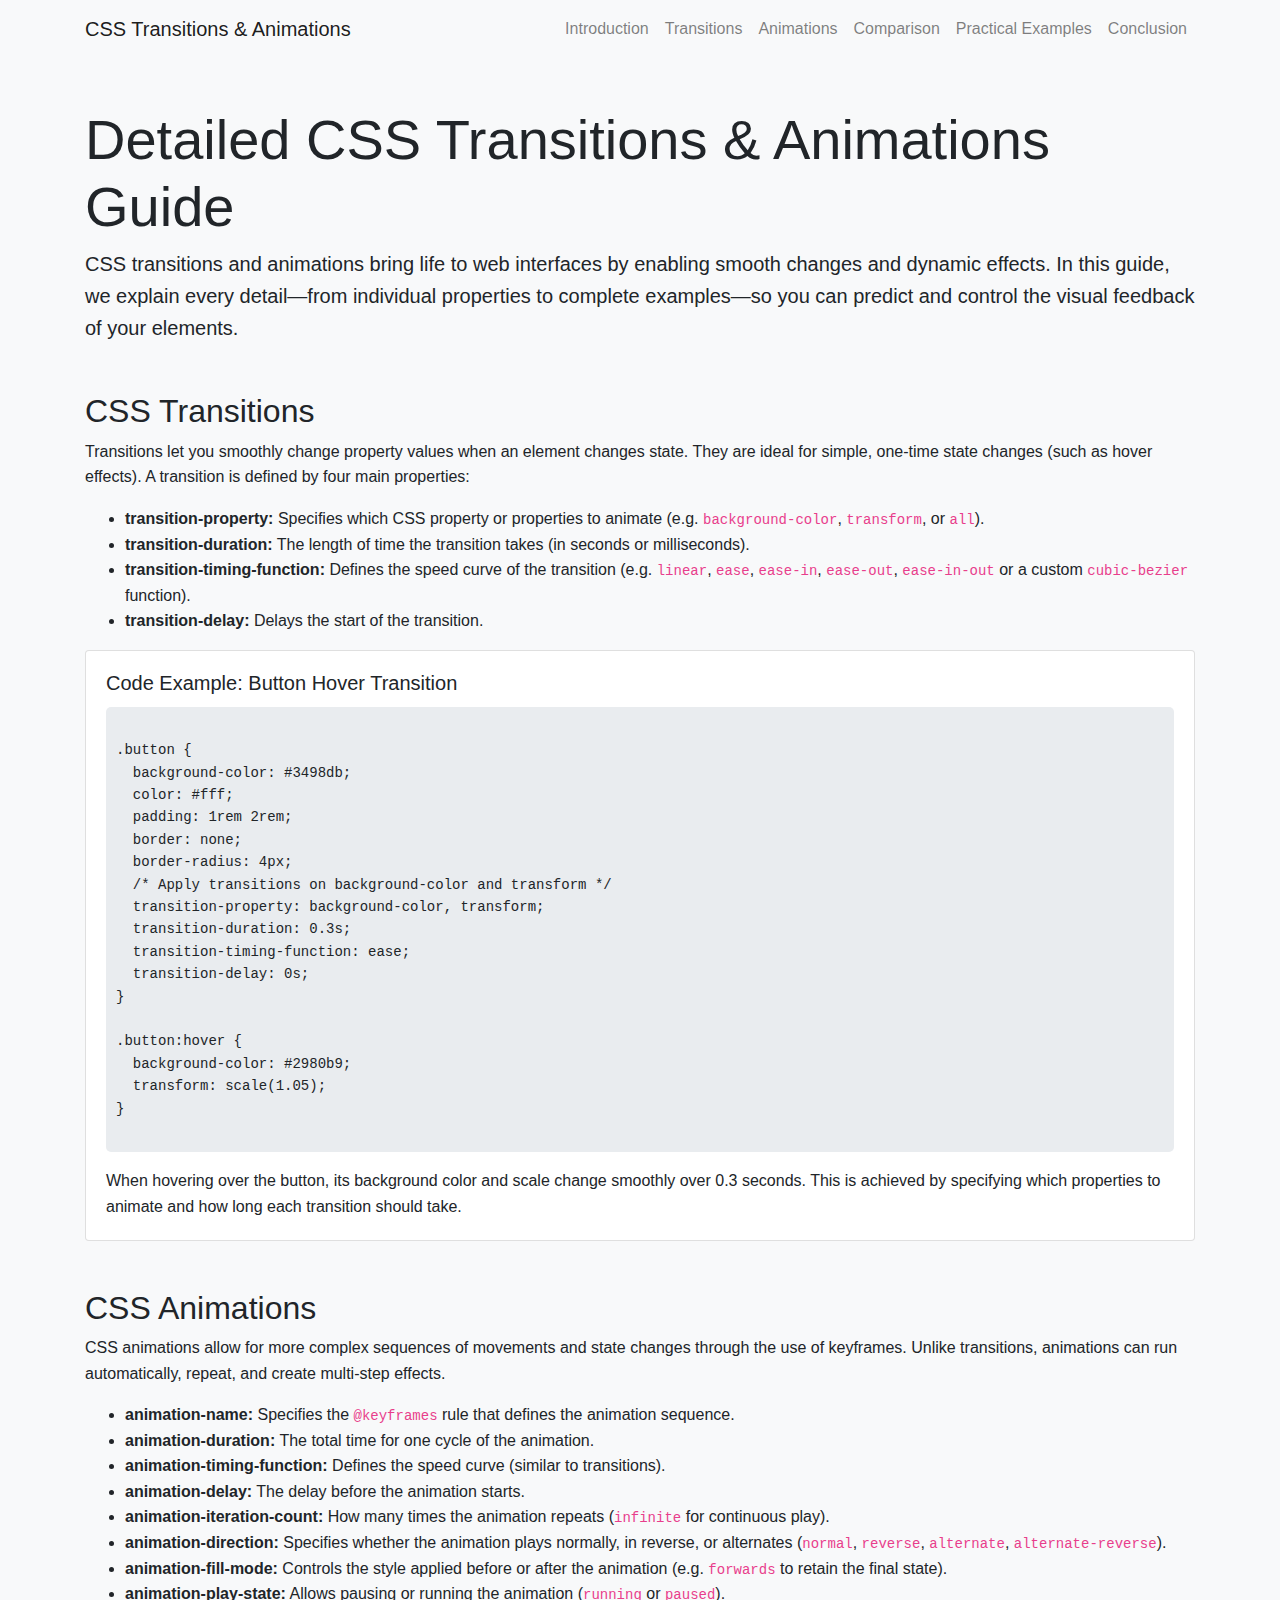
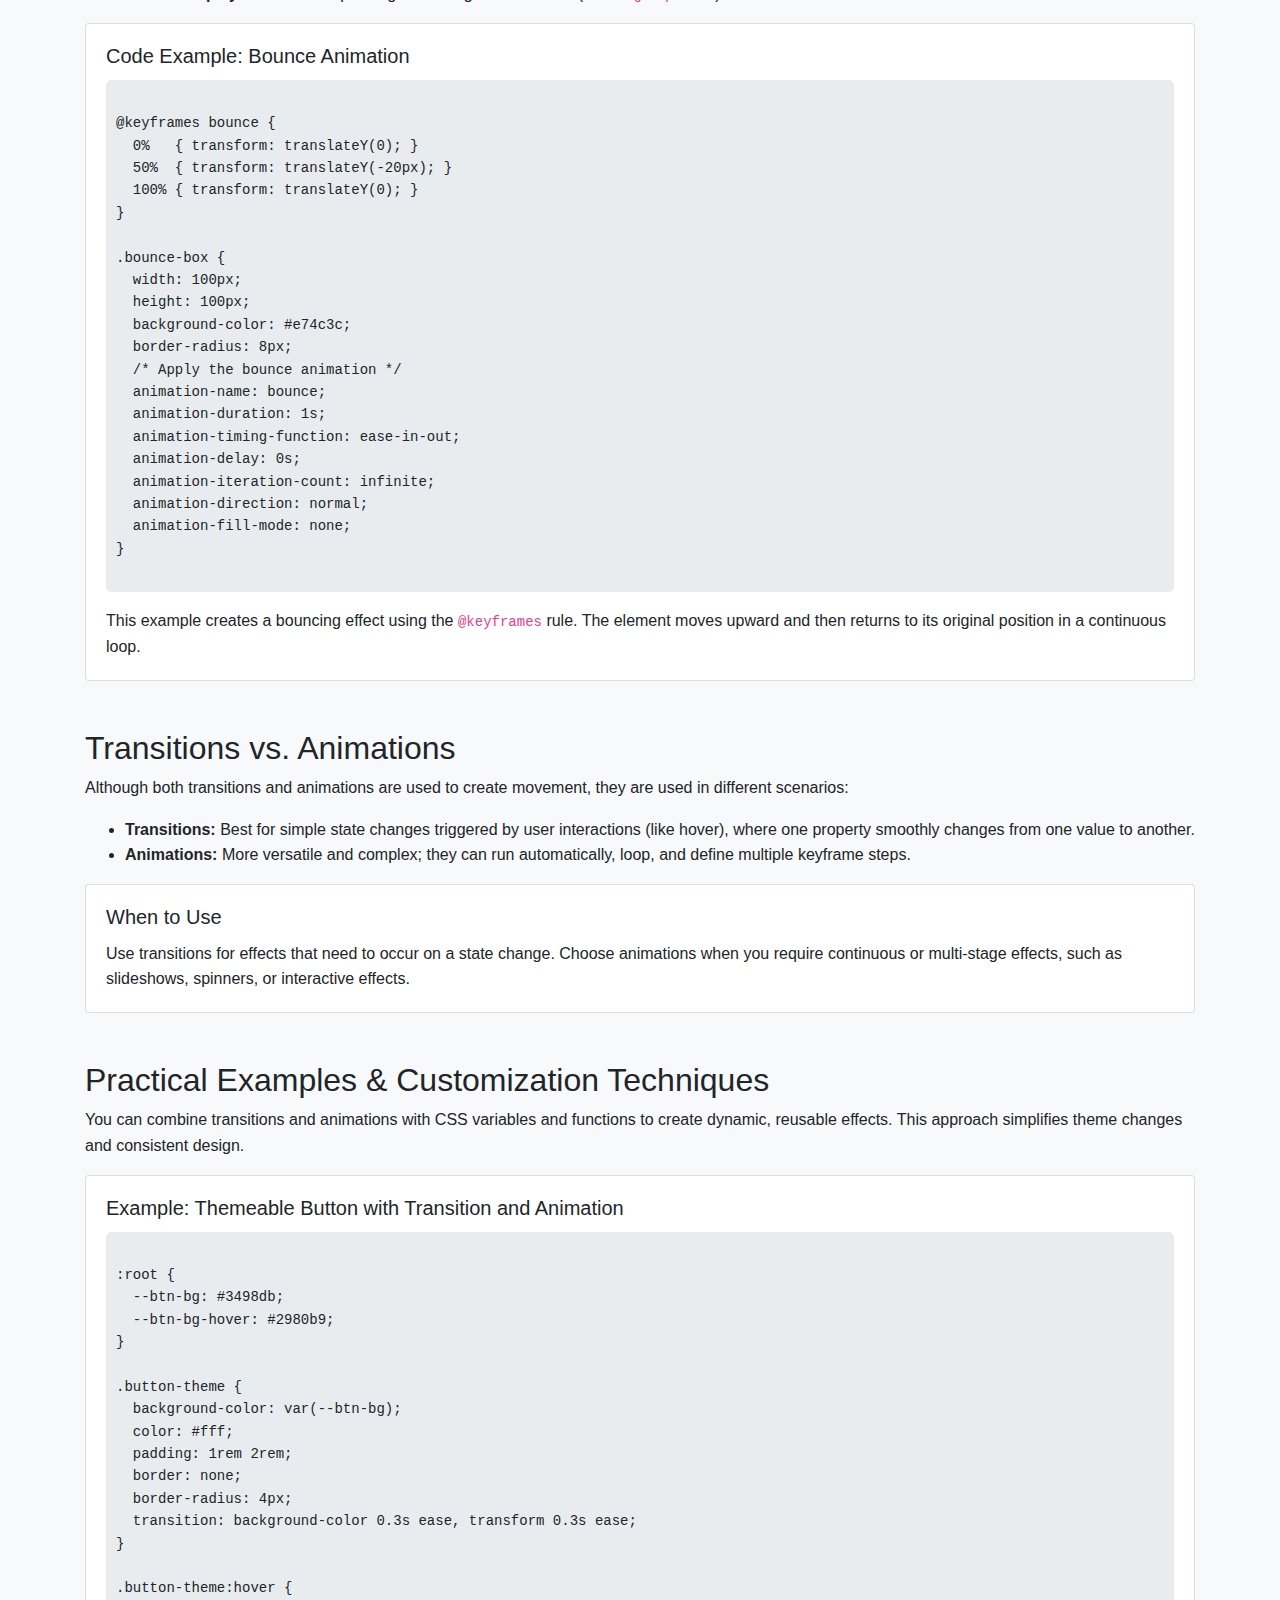
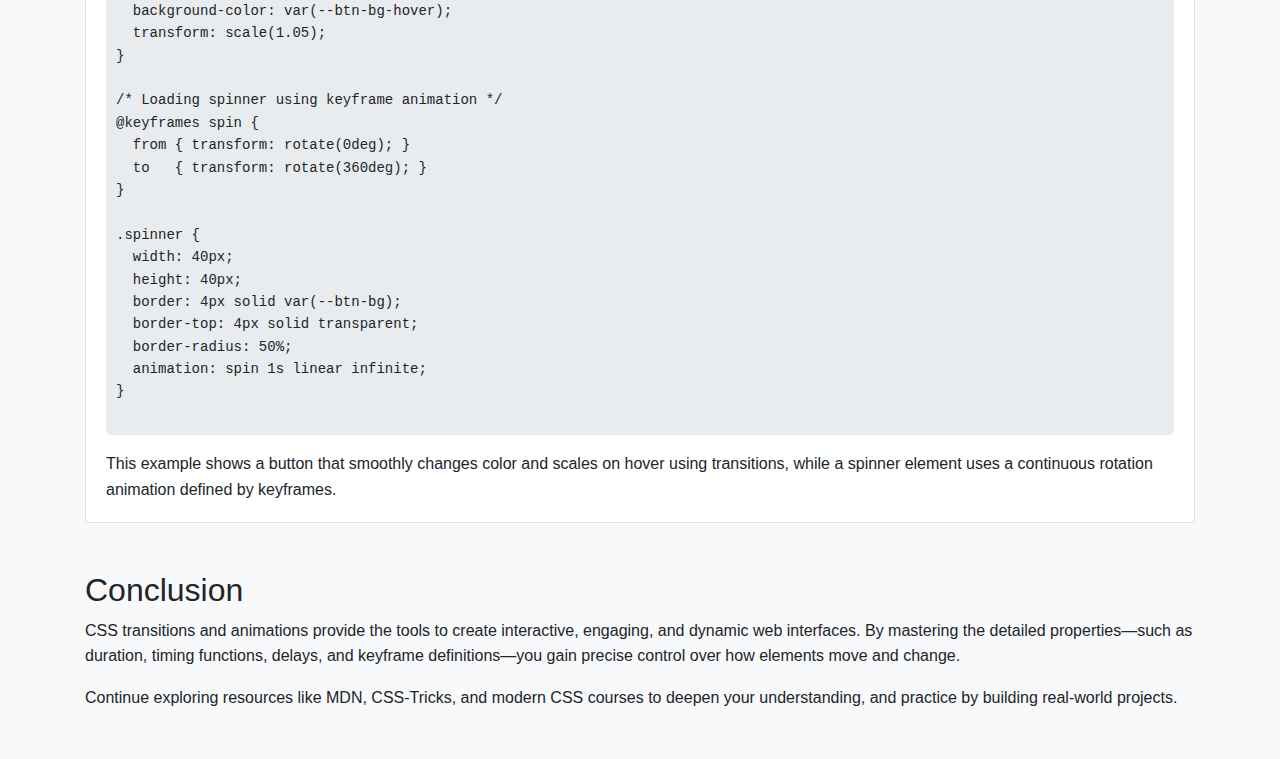
<file: Transition_Animation/index.html>
<!DOCTYPE html>
<html lang="en">
  <head>
    <meta charset="UTF-8" />
    <title>Detailed CSS Transitions & Animations Guide</title>
    <meta name="viewport" content="width=device-width, initial-scale=1" />
    <!-- Bootstrap CSS CDN (Bootstrap 4.5.2) -->
    <link
      rel="stylesheet"
      href="https://stackpath.bootstrapcdn.com/bootstrap/4.5.2/css/bootstrap.min.css"
    />
    <style>
      body {
        font-family: "Helvetica Neue", Helvetica, Arial, sans-serif;
        background-color: #f8f9fa;
        line-height: 1.6;
      }
      pre code {
        background-color: #e9ecef;
        padding: 10px;
        border-radius: 5px;
        display: block;
        overflow-x: auto;
      }
      .section {
        margin-bottom: 3rem;
      }
      .card {
        margin-bottom: 1.5rem;
      }
    </style>
  </head>
  <body>
    <!-- Navigation Bar -->
    <nav class="navbar navbar-expand-lg navbar-light bg-light">
      <div class="container">
        <a class="navbar-brand" href="#">CSS Transitions & Animations</a>
        <button
          class="navbar-toggler"
          type="button"
          data-toggle="collapse"
          data-target="#navbarContent"
          aria-controls="navbarContent"
          aria-expanded="false"
          aria-label="Toggle navigation"
        >
          <span class="navbar-toggler-icon"></span>
        </button>
        <div class="collapse navbar-collapse" id="navbarContent">
          <ul class="navbar-nav ml-auto">
            <li class="nav-item">
              <a class="nav-link" href="#introduction">Introduction</a>
            </li>
            <li class="nav-item">
              <a class="nav-link" href="#transitions">Transitions</a>
            </li>
            <li class="nav-item">
              <a class="nav-link" href="#animation">Animations</a>
            </li>
            <li class="nav-item">
              <a class="nav-link" href="#comparison">Comparison</a>
            </li>
            <li class="nav-item">
              <a class="nav-link" href="#practical">Practical Examples</a>
            </li>
            <li class="nav-item">
              <a class="nav-link" href="#conclusion">Conclusion</a>
            </li>
          </ul>
        </div>
      </div>
    </nav>

    <!-- Main Content -->
    <div class="container my-5">
      <!-- Introduction -->
      <section id="introduction" class="section">
        <header class="mb-4">
          <h1 class="display-4">Detailed CSS Transitions & Animations Guide</h1>
          <p class="lead">
            CSS transitions and animations bring life to web interfaces by
            enabling smooth changes and dynamic effects. In this guide, we
            explain every detail—from individual properties to complete
            examples—so you can predict and control the visual feedback of your
            elements.
          </p>
        </header>
      </section>

      <!-- Transitions Section -->
      <section id="transitions" class="section">
        <h2>CSS Transitions</h2>
        <p>
          Transitions let you smoothly change property values when an element
          changes state. They are ideal for simple, one-time state changes (such
          as hover effects). A transition is defined by four main properties:
        </p>
        <ul>
          <li>
            <strong>transition-property:</strong> Specifies which CSS property
            or properties to animate (e.g. <code>background-color</code>,
            <code>transform</code>, or <code>all</code>).
          </li>
          <li>
            <strong>transition-duration:</strong> The length of time the
            transition takes (in seconds or milliseconds).
          </li>
          <li>
            <strong>transition-timing-function:</strong> Defines the speed curve
            of the transition (e.g. <code>linear</code>, <code>ease</code>,
            <code>ease-in</code>, <code>ease-out</code>,
            <code>ease-in-out</code> or a custom
            <code>cubic-bezier</code> function).
          </li>
          <li>
            <strong>transition-delay:</strong> Delays the start of the
            transition.
          </li>
        </ul>
        <div class="card">
          <div class="card-body">
            <h5 class="card-title">Code Example: Button Hover Transition</h5>
            <pre><code class="language-css">
.button {
  background-color: #3498db;
  color: #fff;
  padding: 1rem 2rem;
  border: none;
  border-radius: 4px;
  /* Apply transitions on background-color and transform */
  transition-property: background-color, transform;
  transition-duration: 0.3s;
  transition-timing-function: ease;
  transition-delay: 0s;
}

.button:hover {
  background-color: #2980b9;
  transform: scale(1.05);
}
            </code></pre>
            <p class="card-text">
              When hovering over the button, its background color and scale
              change smoothly over 0.3 seconds. This is achieved by specifying
              which properties to animate and how long each transition should
              take.
            </p>
          </div>
        </div>
      </section>

      <!-- Animations Section -->
      <section id="animation" class="section">
        <h2>CSS Animations</h2>
        <p>
          CSS animations allow for more complex sequences of movements and state
          changes through the use of keyframes. Unlike transitions, animations
          can run automatically, repeat, and create multi-step effects.
        </p>
        <ul>
          <li>
            <strong>animation-name:</strong> Specifies the
            <code>@keyframes</code> rule that defines the animation sequence.
          </li>
          <li>
            <strong>animation-duration:</strong> The total time for one cycle of
            the animation.
          </li>
          <li>
            <strong>animation-timing-function:</strong> Defines the speed curve
            (similar to transitions).
          </li>
          <li>
            <strong>animation-delay:</strong> The delay before the animation
            starts.
          </li>
          <li>
            <strong>animation-iteration-count:</strong> How many times the
            animation repeats (<code>infinite</code> for continuous play).
          </li>
          <li>
            <strong>animation-direction:</strong> Specifies whether the
            animation plays normally, in reverse, or alternates
            (<code>normal</code>, <code>reverse</code>, <code>alternate</code>,
            <code>alternate-reverse</code>).
          </li>
          <li>
            <strong>animation-fill-mode:</strong> Controls the style applied
            before or after the animation (e.g. <code>forwards</code> to retain
            the final state).
          </li>
          <li>
            <strong>animation-play-state:</strong> Allows pausing or running the
            animation (<code>running</code> or <code>paused</code>).
          </li>
        </ul>
        <div class="card">
          <div class="card-body">
            <h5 class="card-title">Code Example: Bounce Animation</h5>
            <pre><code class="language-css">
@keyframes bounce {
  0%   { transform: translateY(0); }
  50%  { transform: translateY(-20px); }
  100% { transform: translateY(0); }
}

.bounce-box {
  width: 100px;
  height: 100px;
  background-color: #e74c3c;
  border-radius: 8px;
  /* Apply the bounce animation */
  animation-name: bounce;
  animation-duration: 1s;
  animation-timing-function: ease-in-out;
  animation-delay: 0s;
  animation-iteration-count: infinite;
  animation-direction: normal;
  animation-fill-mode: none;
}
            </code></pre>
            <p class="card-text">
              This example creates a bouncing effect using the
              <code>@keyframes</code> rule. The element moves upward and then
              returns to its original position in a continuous loop.
            </p>
          </div>
        </div>
      </section>

      <!-- Comparison Section -->
      <section id="comparison" class="section">
        <h2>Transitions vs. Animations</h2>
        <p>
          Although both transitions and animations are used to create movement,
          they are used in different scenarios:
        </p>
        <ul>
          <li>
            <strong>Transitions:</strong> Best for simple state changes
            triggered by user interactions (like hover), where one property
            smoothly changes from one value to another.
          </li>
          <li>
            <strong>Animations:</strong> More versatile and complex; they can
            run automatically, loop, and define multiple keyframe steps.
          </li>
        </ul>
        <div class="card">
          <div class="card-body">
            <h5 class="card-title">When to Use</h5>
            <p class="card-text">
              Use transitions for effects that need to occur on a state change.
              Choose animations when you require continuous or multi-stage
              effects, such as slideshows, spinners, or interactive effects.
            </p>
          </div>
        </div>
      </section>

      <!-- Practical Examples Section -->
      <section id="practical" class="section">
        <h2>Practical Examples & Customization Techniques</h2>
        <p>
          You can combine transitions and animations with CSS variables and
          functions to create dynamic, reusable effects. This approach
          simplifies theme changes and consistent design.
        </p>
        <div class="card">
          <div class="card-body">
            <h5 class="card-title">
              Example: Themeable Button with Transition and Animation
            </h5>
            <pre><code class="language-css">
:root {
  --btn-bg: #3498db;
  --btn-bg-hover: #2980b9;
}

.button-theme {
  background-color: var(--btn-bg);
  color: #fff;
  padding: 1rem 2rem;
  border: none;
  border-radius: 4px;
  transition: background-color 0.3s ease, transform 0.3s ease;
}

.button-theme:hover {
  background-color: var(--btn-bg-hover);
  transform: scale(1.05);
}

/* Loading spinner using keyframe animation */
@keyframes spin {
  from { transform: rotate(0deg); }
  to   { transform: rotate(360deg); }
}

.spinner {
  width: 40px;
  height: 40px;
  border: 4px solid var(--btn-bg);
  border-top: 4px solid transparent;
  border-radius: 50%;
  animation: spin 1s linear infinite;
}
            </code></pre>
            <p class="card-text">
              This example shows a button that smoothly changes color and scales
              on hover using transitions, while a spinner element uses a
              continuous rotation animation defined by keyframes.
            </p>
          </div>
        </div>
      </section>

      <!-- Conclusion Section -->
      <section id="conclusion" class="section">
        <h2>Conclusion</h2>
        <p>
          CSS transitions and animations provide the tools to create
          interactive, engaging, and dynamic web interfaces. By mastering the
          detailed properties—such as duration, timing functions, delays, and
          keyframe definitions—you gain precise control over how elements move
          and change.
        </p>
        <p>
          Continue exploring resources like MDN, CSS-Tricks, and modern CSS
          courses to deepen your understanding, and practice by building
          real-world projects.
        </p>
      </section>
    </div>

    <!-- Bootstrap JS, Popper.js, and jQuery -->
    <script src="https://code.jquery.com/jquery-3.5.1.slim.min.js"></script>
    <script src="https://cdn.jsdelivr.net/npm/popper.js@1.16.1/dist/umd/popper.min.js"></script>
    <script src="https://stackpath.bootstrapcdn.com/bootstrap/4.5.2/js/bootstrap.min.js"></script>
  </body>
</html>
</file>
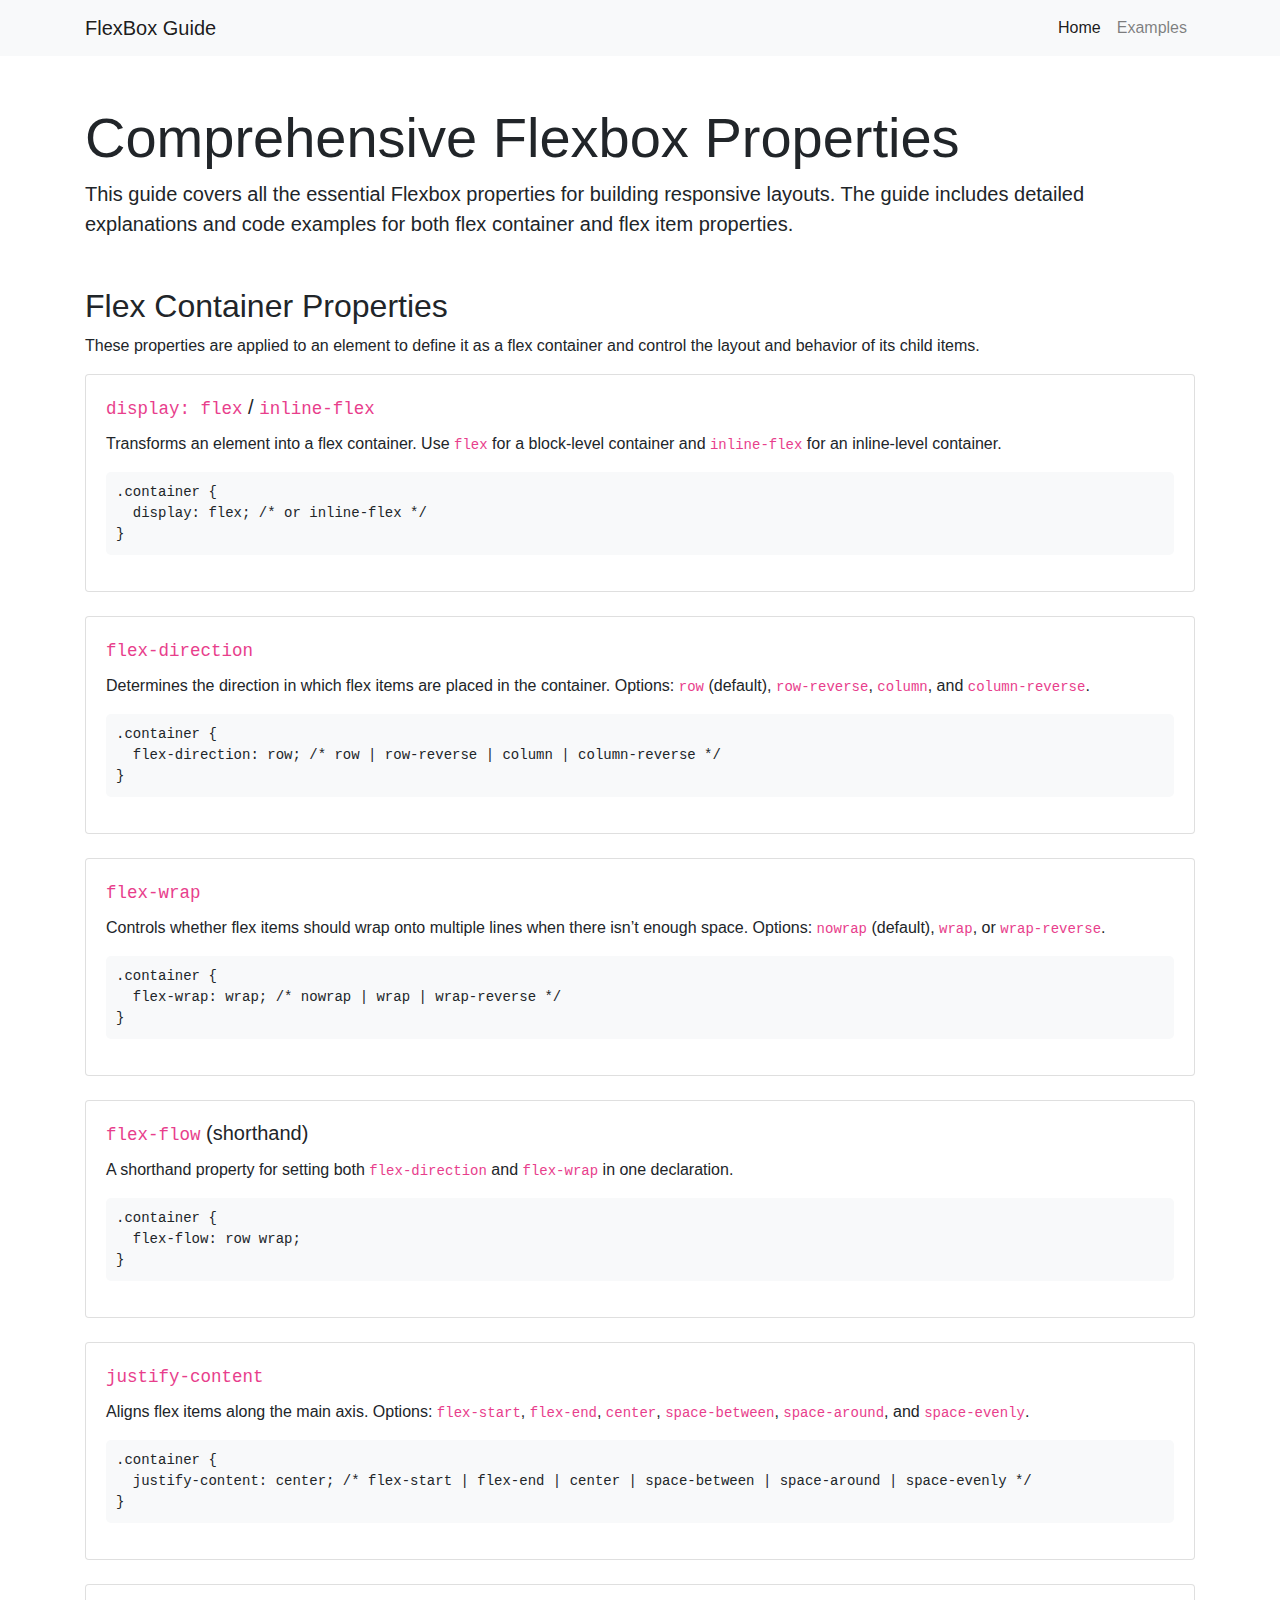
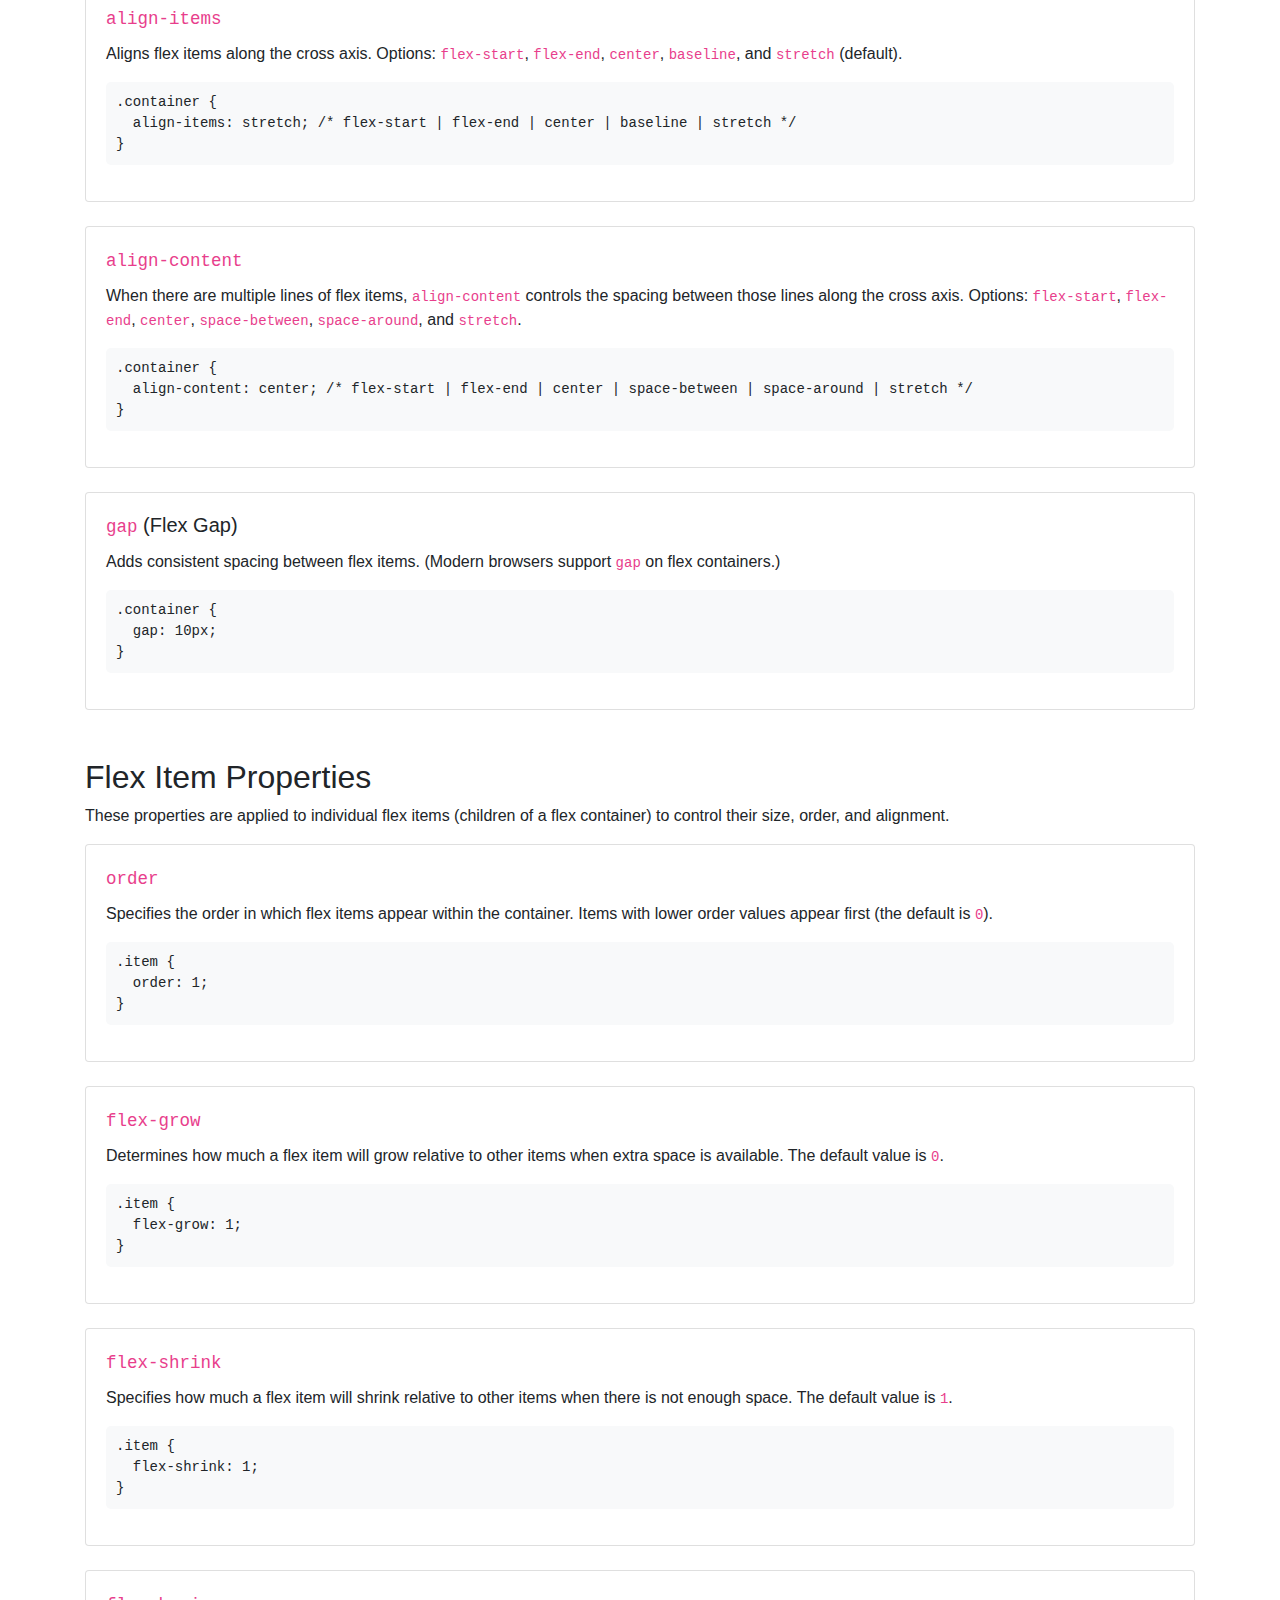
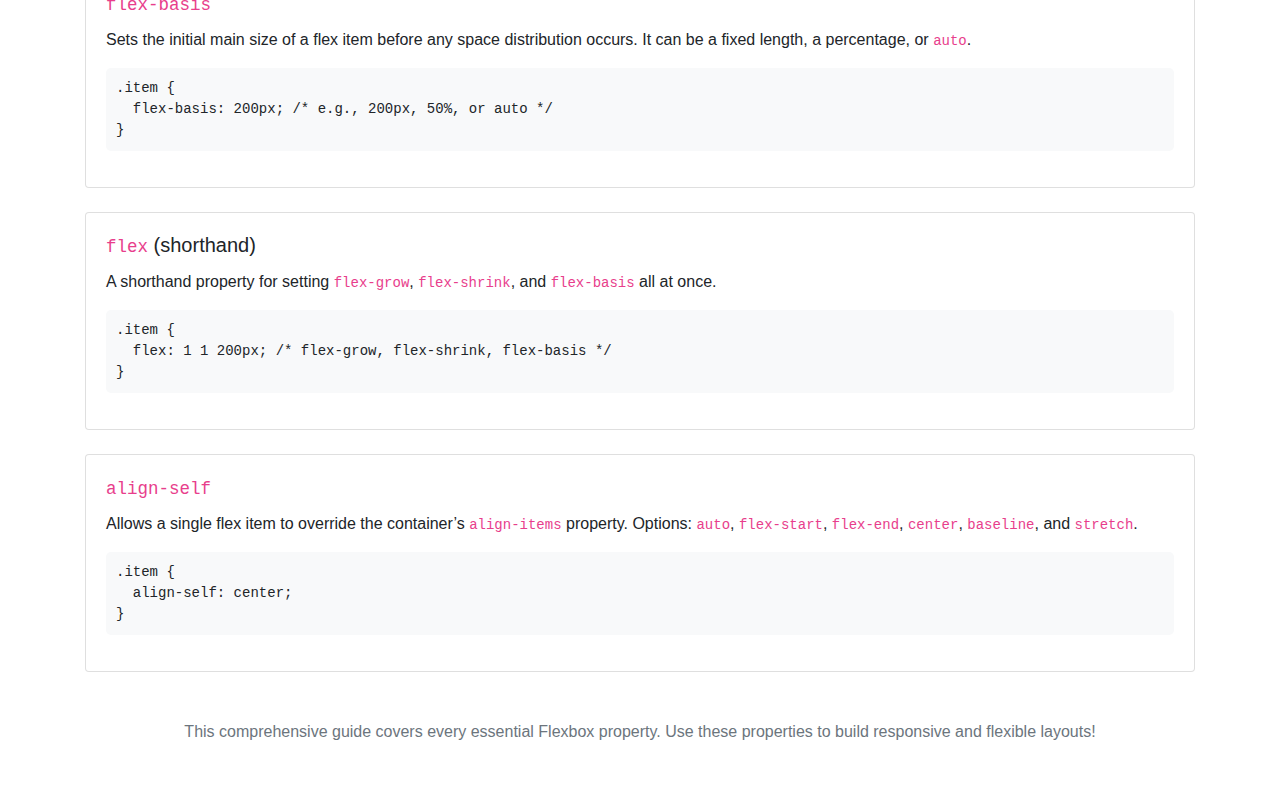
<file: Layout/FlexBox/index.html>
<!DOCTYPE html>
<html lang="en">
  <head>
    <meta charset="UTF-8" />
    <title>Comprehensive Flexbox Properties</title>
    <meta name="viewport" content="width=device-width, initial-scale=1" />
    <!-- Bootstrap CSS CDN -->
    <link
      rel="stylesheet"
      href="https://stackpath.bootstrapcdn.com/bootstrap/4.5.2/css/bootstrap.min.css"
    />
    <style>
      pre code {
        background-color: #f8f9fa;
        padding: 10px;
        border-radius: 5px;
        display: block;
        overflow-x: auto;
      }
      .property-section {
        margin-bottom: 3rem;
      }
      .property-card {
        margin-bottom: 1.5rem;
      }
    </style>
  </head>
  <body>
    <nav class="navbar navbar-expand-lg navbar-light bg-light">
      <div class="container">
        <a class="navbar-brand" href="#">FlexBox Guide</a>
        <button
          class="navbar-toggler"
          type="button"
          data-toggle="collapse"
          data-target="#navbarNav"
          aria-controls="navbarNav"
          aria-expanded="false"
          aria-label="Toggle navigation"
        >
          <span class="navbar-toggler-icon"></span>
        </button>
        <div class="collapse navbar-collapse" id="navbarNav">
          <ul class="navbar-nav ml-auto">
            <li class="nav-item">
              <a class="nav-link active" href="./index.html">Home</a>
            </li>

            <li class="nav-item">
              <a class="nav-link" href="./demo.html">Examples</a>
            </li>
          </ul>
        </div>
      </div>
    </nav>
    <div class="container my-5">
      <header class="mb-5">
        <h1 class="display-4">Comprehensive Flexbox Properties</h1>
        <p class="lead">
          This guide covers all the essential Flexbox properties for building
          responsive layouts. The guide includes detailed explanations and code
          examples for both flex container and flex item properties.
        </p>
      </header>

      <!-- Flex Container Properties -->
      <section class="property-section">
        <h2>Flex Container Properties</h2>
        <p>
          These properties are applied to an element to define it as a flex
          container and control the layout and behavior of its child items.
        </p>

        <!-- display: flex, inline-flex -->
        <div class="card property-card">
          <div class="card-body">
            <h5 class="card-title">
              <code>display: flex</code> / <code>inline-flex</code>
            </h5>
            <p class="card-text">
              Transforms an element into a flex container. Use
              <code>flex</code> for a block-level container and
              <code>inline-flex</code> for an inline-level container.
            </p>
            <pre><code class="language-css">.container {
  display: flex; /* or inline-flex */
}</code></pre>
          </div>
        </div>

        <!-- flex-direction -->
        <div class="card property-card">
          <div class="card-body">
            <h5 class="card-title"><code>flex-direction</code></h5>
            <p class="card-text">
              Determines the direction in which flex items are placed in the
              container. Options: <code>row</code> (default),
              <code>row-reverse</code>, <code>column</code>, and
              <code>column-reverse</code>.
            </p>
            <pre><code class="language-css">.container {
  flex-direction: row; /* row | row-reverse | column | column-reverse */
}</code></pre>
          </div>
        </div>

        <!-- flex-wrap -->
        <div class="card property-card">
          <div class="card-body">
            <h5 class="card-title"><code>flex-wrap</code></h5>
            <p class="card-text">
              Controls whether flex items should wrap onto multiple lines when
              there isn’t enough space. Options: <code>nowrap</code> (default),
              <code>wrap</code>, or <code>wrap-reverse</code>.
            </p>
            <pre><code class="language-css">.container {
  flex-wrap: wrap; /* nowrap | wrap | wrap-reverse */
}</code></pre>
          </div>
        </div>

        <!-- flex-flow (shorthand) -->
        <div class="card property-card">
          <div class="card-body">
            <h5 class="card-title"><code>flex-flow</code> (shorthand)</h5>
            <p class="card-text">
              A shorthand property for setting both
              <code>flex-direction</code> and <code>flex-wrap</code> in one
              declaration.
            </p>
            <pre><code class="language-css">.container {
  flex-flow: row wrap;
}</code></pre>
          </div>
        </div>

        <!-- justify-content -->
        <div class="card property-card">
          <div class="card-body">
            <h5 class="card-title"><code>justify-content</code></h5>
            <p class="card-text">
              Aligns flex items along the main axis. Options:
              <code>flex-start</code>, <code>flex-end</code>,
              <code>center</code>, <code>space-between</code>,
              <code>space-around</code>, and <code>space-evenly</code>.
            </p>
            <pre><code class="language-css">.container {
  justify-content: center; /* flex-start | flex-end | center | space-between | space-around | space-evenly */
}</code></pre>
          </div>
        </div>

        <!-- align-items -->
        <div class="card property-card">
          <div class="card-body">
            <h5 class="card-title"><code>align-items</code></h5>
            <p class="card-text">
              Aligns flex items along the cross axis. Options:
              <code>flex-start</code>, <code>flex-end</code>,
              <code>center</code>, <code>baseline</code>, and
              <code>stretch</code> (default).
            </p>
            <pre><code class="language-css">.container {
  align-items: stretch; /* flex-start | flex-end | center | baseline | stretch */
}</code></pre>
          </div>
        </div>

        <!-- align-content -->
        <div class="card property-card">
          <div class="card-body">
            <h5 class="card-title"><code>align-content</code></h5>
            <p class="card-text">
              When there are multiple lines of flex items,
              <code>align-content</code> controls the spacing between those
              lines along the cross axis. Options: <code>flex-start</code>,
              <code>flex-end</code>, <code>center</code>,
              <code>space-between</code>, <code>space-around</code>, and
              <code>stretch</code>.
            </p>
            <pre><code class="language-css">.container {
  align-content: center; /* flex-start | flex-end | center | space-between | space-around | stretch */
}</code></pre>
          </div>
        </div>

        <!-- gap -->
        <div class="card property-card">
          <div class="card-body">
            <h5 class="card-title"><code>gap</code> (Flex Gap)</h5>
            <p class="card-text">
              Adds consistent spacing between flex items. (Modern browsers
              support <code>gap</code> on flex containers.)
            </p>
            <pre><code class="language-css">.container {
  gap: 10px;
}</code></pre>
          </div>
        </div>
      </section>

      <!-- Flex Item Properties -->
      <section class="property-section">
        <h2>Flex Item Properties</h2>
        <p>
          These properties are applied to individual flex items (children of a
          flex container) to control their size, order, and alignment.
        </p>

        <!-- order -->
        <div class="card property-card">
          <div class="card-body">
            <h5 class="card-title"><code>order</code></h5>
            <p class="card-text">
              Specifies the order in which flex items appear within the
              container. Items with lower order values appear first (the default
              is <code>0</code>).
            </p>
            <pre><code class="language-css">.item {
  order: 1;
}</code></pre>
          </div>
        </div>

        <!-- flex-grow -->
        <div class="card property-card">
          <div class="card-body">
            <h5 class="card-title"><code>flex-grow</code></h5>
            <p class="card-text">
              Determines how much a flex item will grow relative to other items
              when extra space is available. The default value is
              <code>0</code>.
            </p>
            <pre><code class="language-css">.item {
  flex-grow: 1;
}</code></pre>
          </div>
        </div>

        <!-- flex-shrink -->
        <div class="card property-card">
          <div class="card-body">
            <h5 class="card-title"><code>flex-shrink</code></h5>
            <p class="card-text">
              Specifies how much a flex item will shrink relative to other items
              when there is not enough space. The default value is
              <code>1</code>.
            </p>
            <pre><code class="language-css">.item {
  flex-shrink: 1;
}</code></pre>
          </div>
        </div>

        <!-- flex-basis -->
        <div class="card property-card">
          <div class="card-body">
            <h5 class="card-title"><code>flex-basis</code></h5>
            <p class="card-text">
              Sets the initial main size of a flex item before any space
              distribution occurs. It can be a fixed length, a percentage, or
              <code>auto</code>.
            </p>
            <pre><code class="language-css">.item {
  flex-basis: 200px; /* e.g., 200px, 50%, or auto */
}</code></pre>
          </div>
        </div>

        <!-- flex (shorthand) -->
        <div class="card property-card">
          <div class="card-body">
            <h5 class="card-title"><code>flex</code> (shorthand)</h5>
            <p class="card-text">
              A shorthand property for setting <code>flex-grow</code>,
              <code>flex-shrink</code>, and <code>flex-basis</code> all at once.
            </p>
            <pre><code class="language-css">.item {
  flex: 1 1 200px; /* flex-grow, flex-shrink, flex-basis */
}</code></pre>
          </div>
        </div>

        <!-- align-self -->
        <div class="card property-card">
          <div class="card-body">
            <h5 class="card-title"><code>align-self</code></h5>
            <p class="card-text">
              Allows a single flex item to override the container’s
              <code>align-items</code> property. Options: <code>auto</code>,
              <code>flex-start</code>, <code>flex-end</code>,
              <code>center</code>, <code>baseline</code>, and
              <code>stretch</code>.
            </p>
            <pre><code class="language-css">.item {
  align-self: center;
}</code></pre>
          </div>
        </div>
      </section>

      <footer class="text-center mt-5">
        <p class="text-muted">
          This comprehensive guide covers every essential Flexbox property. Use
          these properties to build responsive and flexible layouts!
        </p>
      </footer>
    </div>

    <!-- Bootstrap JS, Popper.js, and jQuery -->
    <script src="https://code.jquery.com/jquery-3.5.1.slim.min.js"></script>
    <script src="https://cdn.jsdelivr.net/npm/popper.js@1.16.1/dist/umd/popper.min.js"></script>
    <script src="https://stackpath.bootstrapcdn.com/bootstrap/4.5.2/js/bootstrap.min.js"></script>
  </body>
</html>
</file>
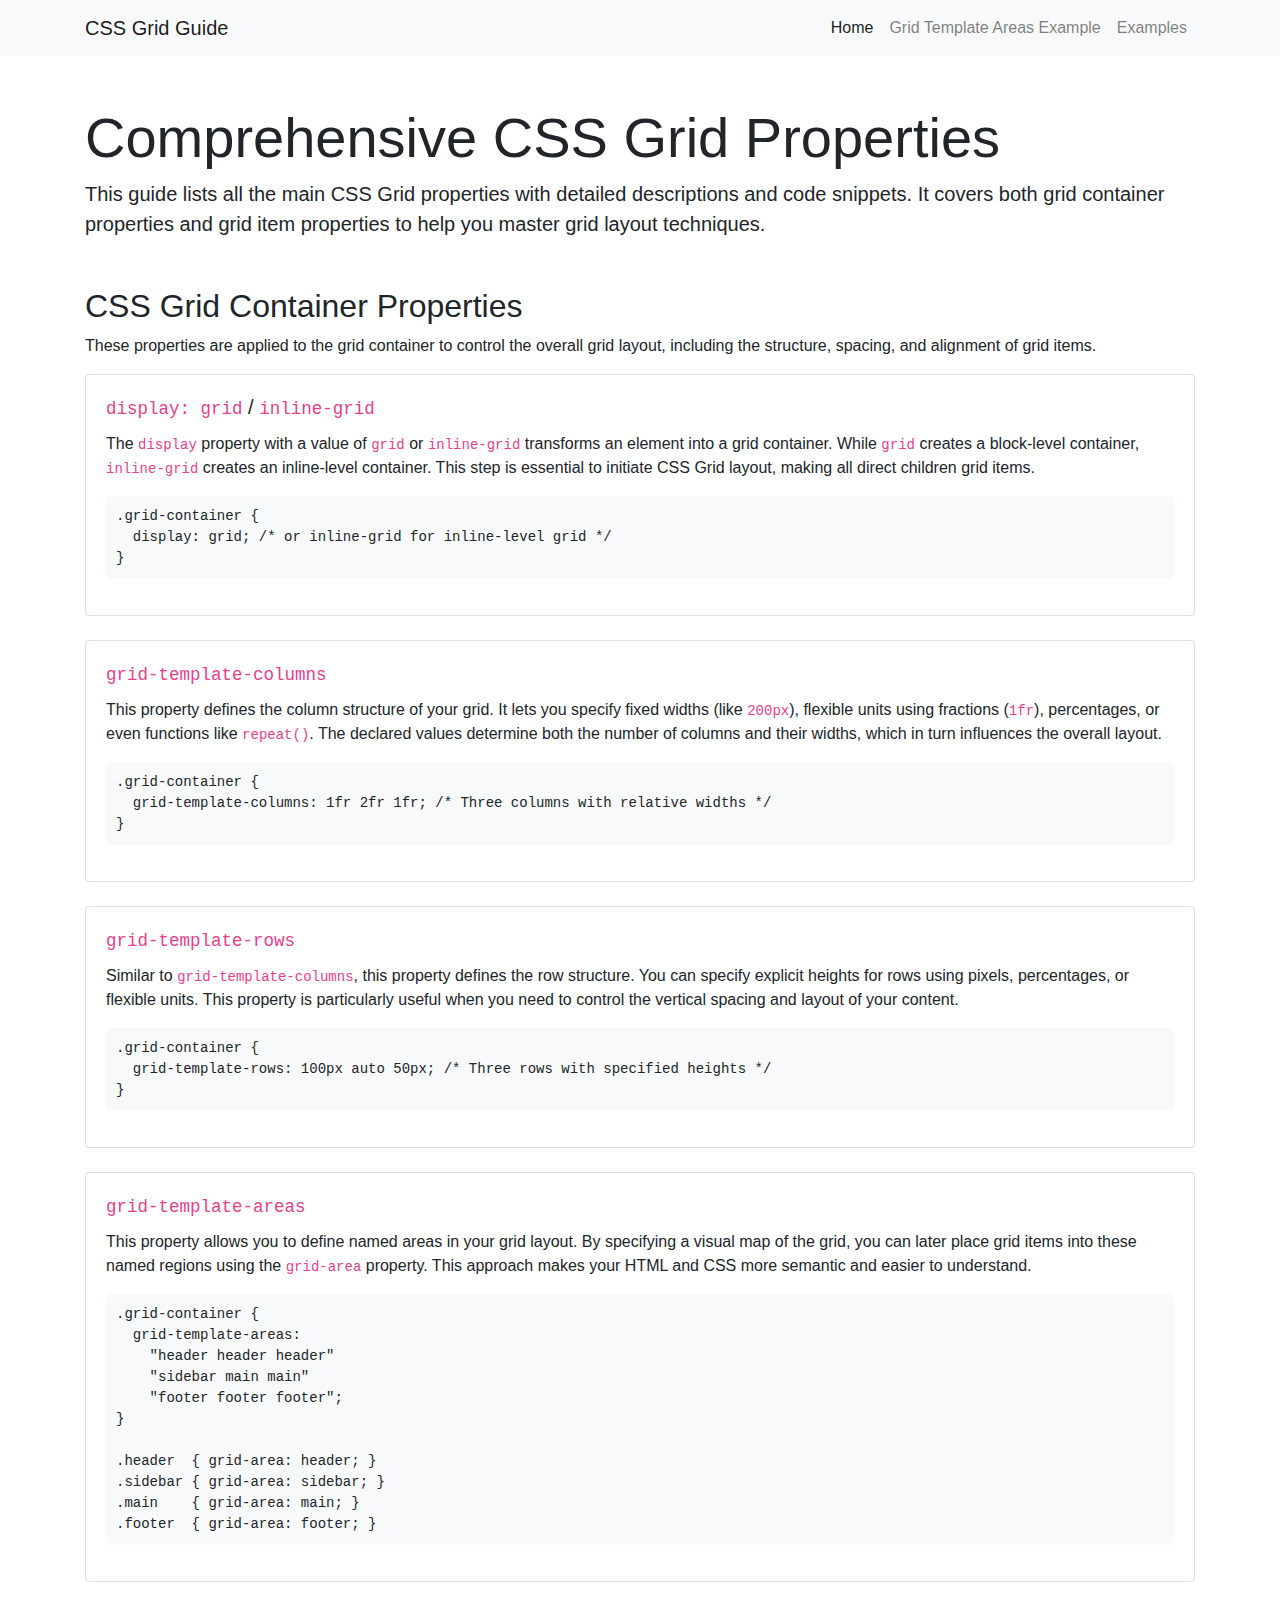
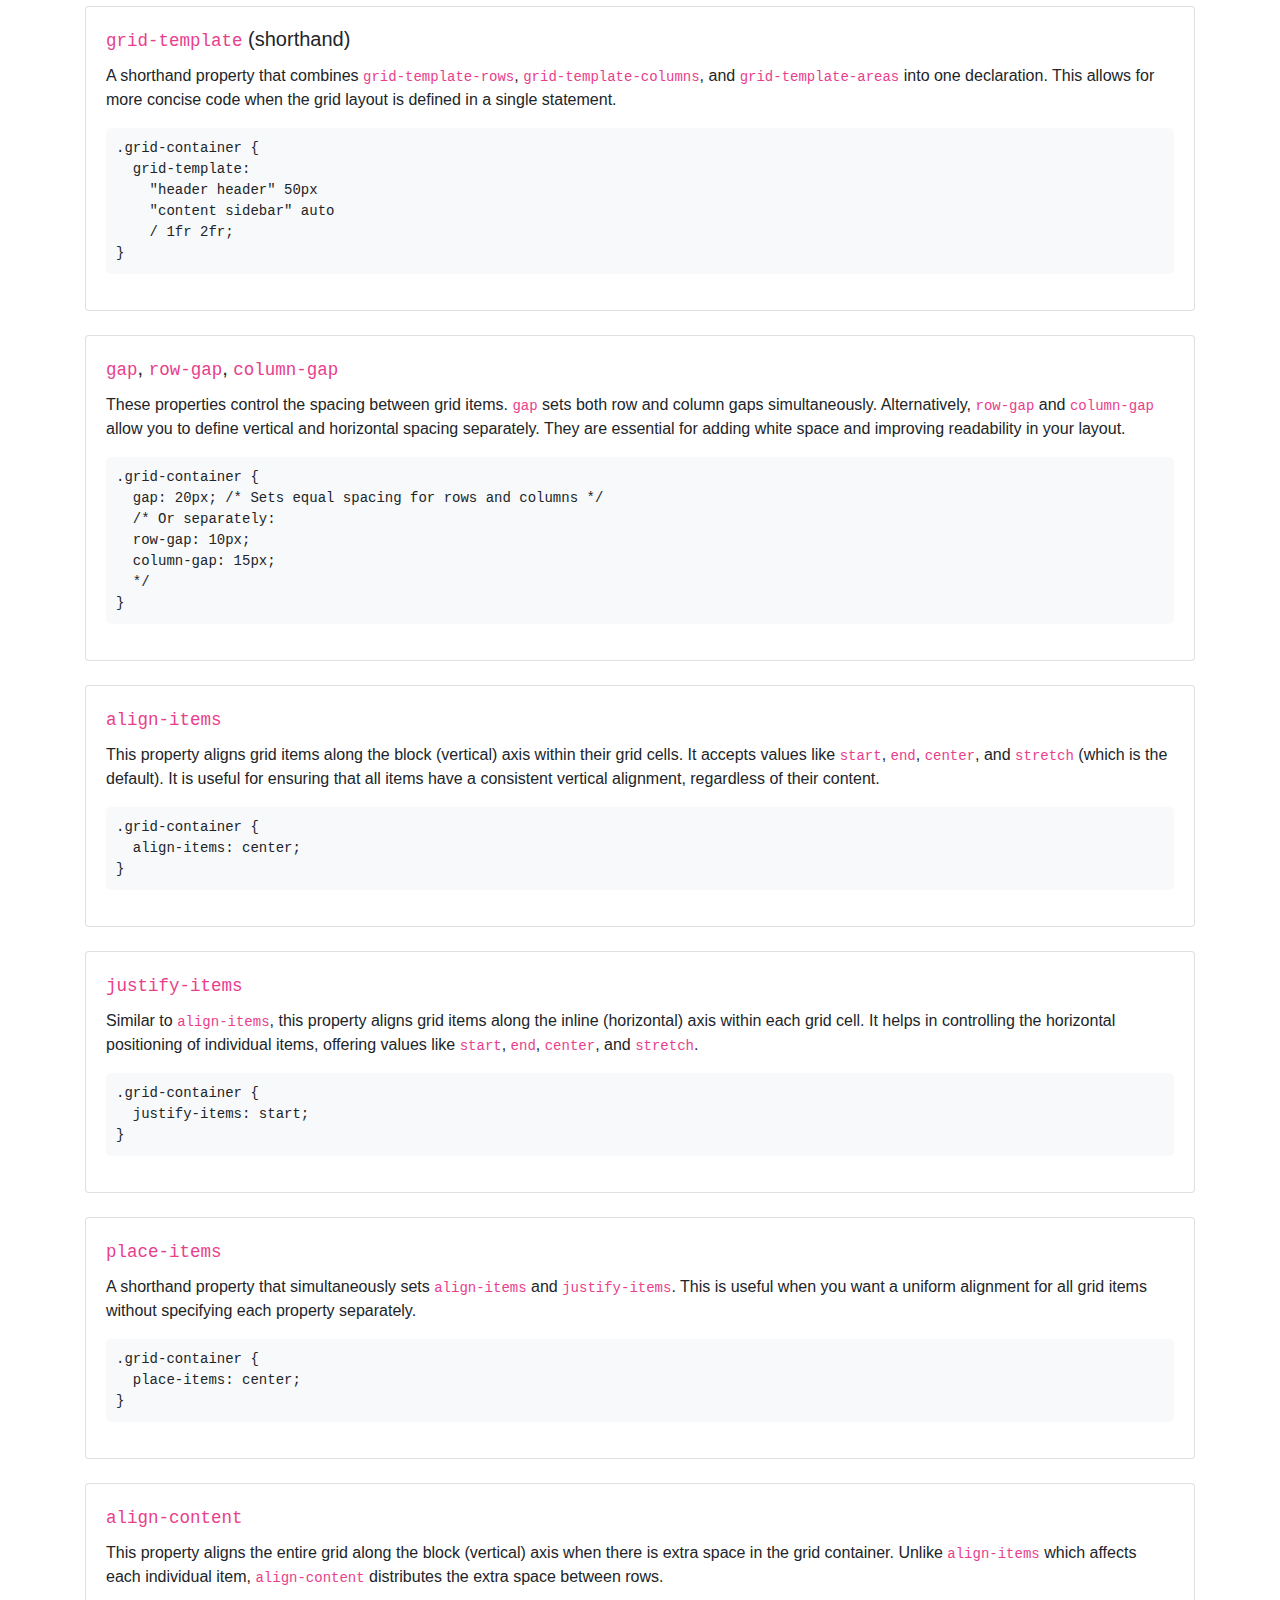
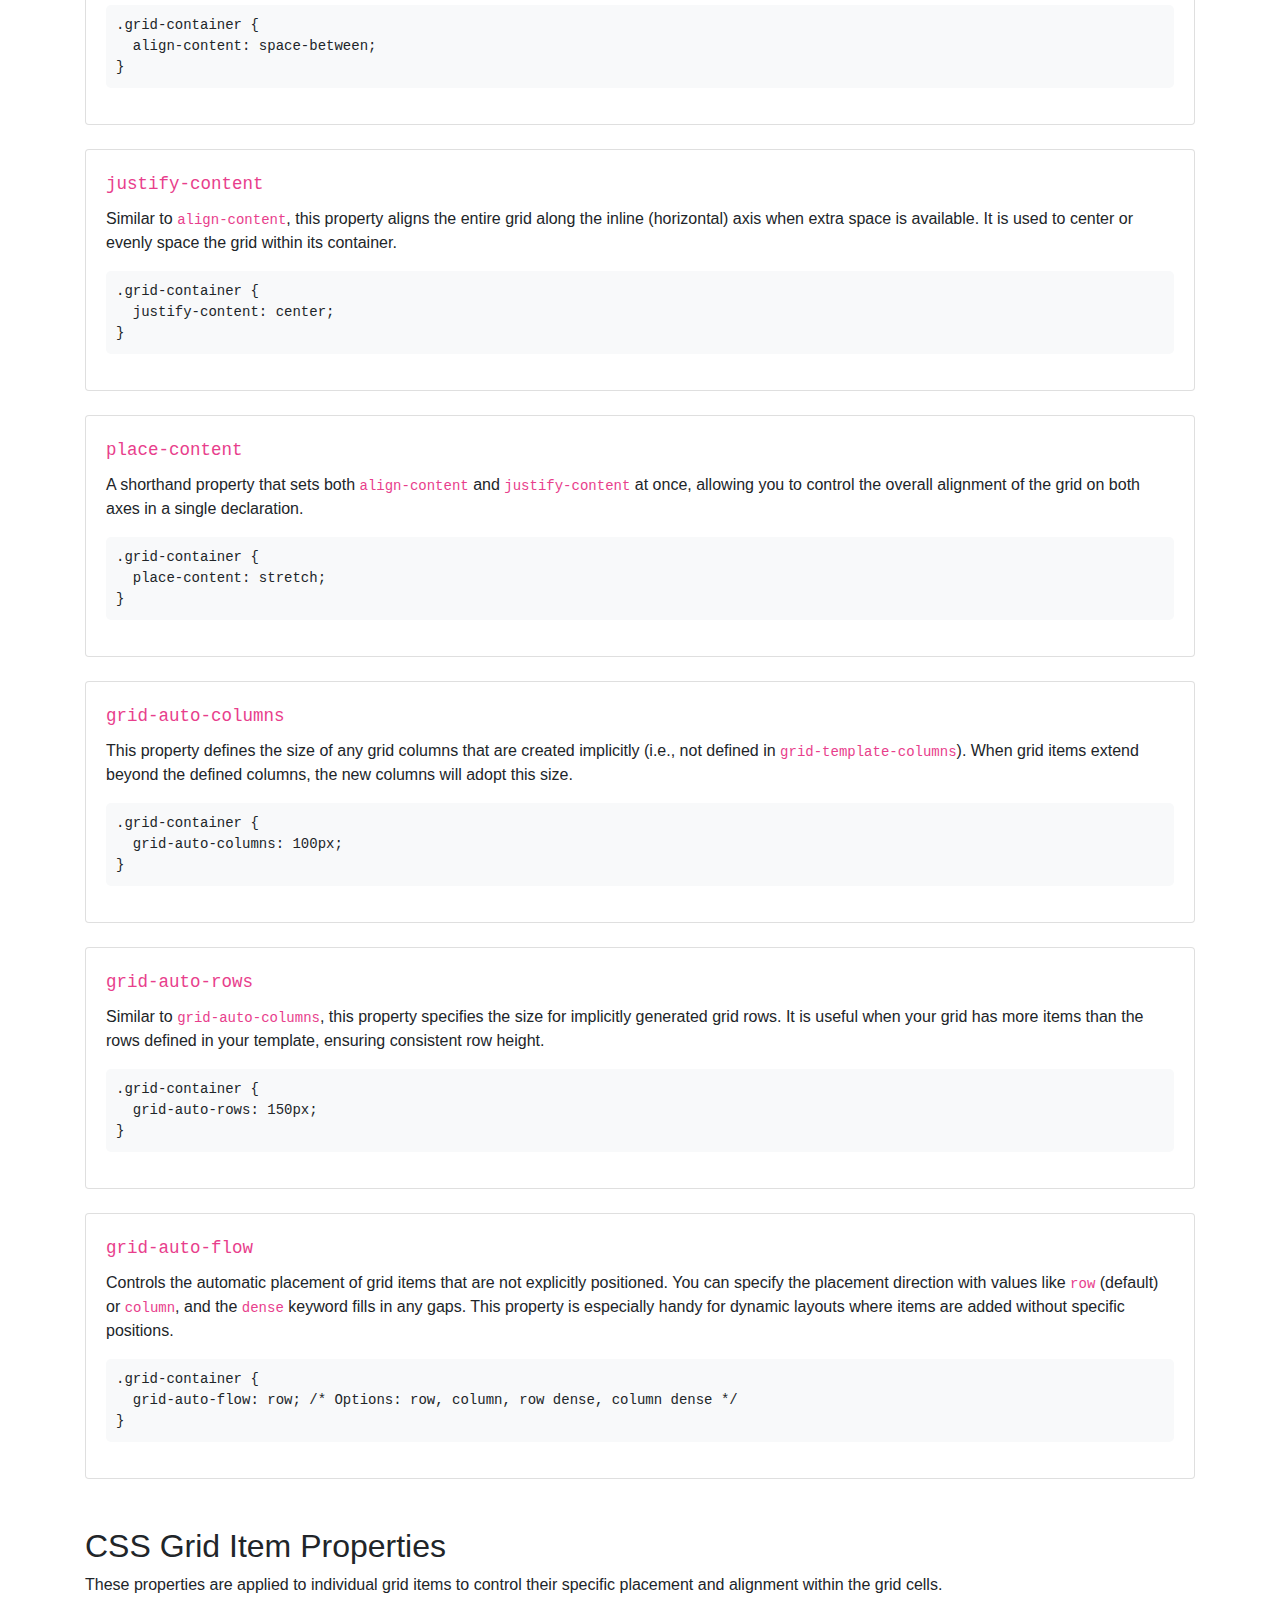
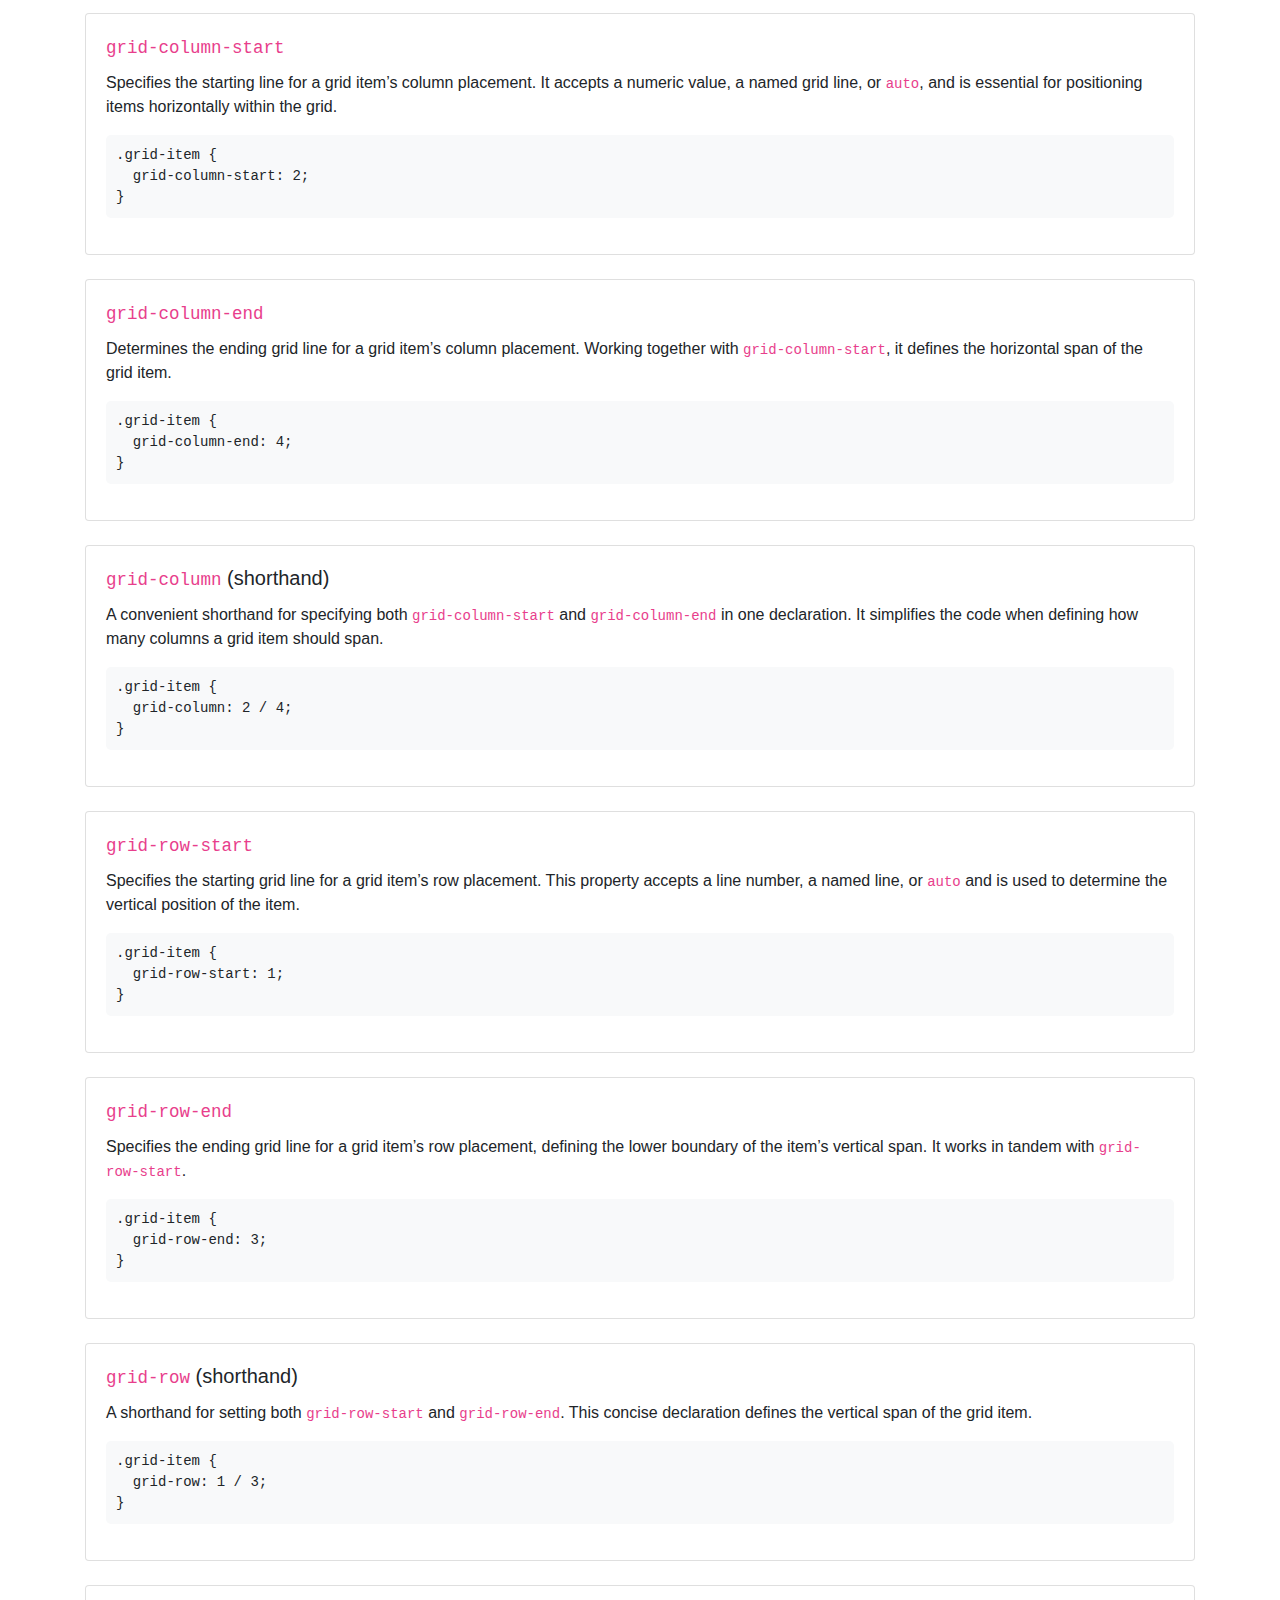
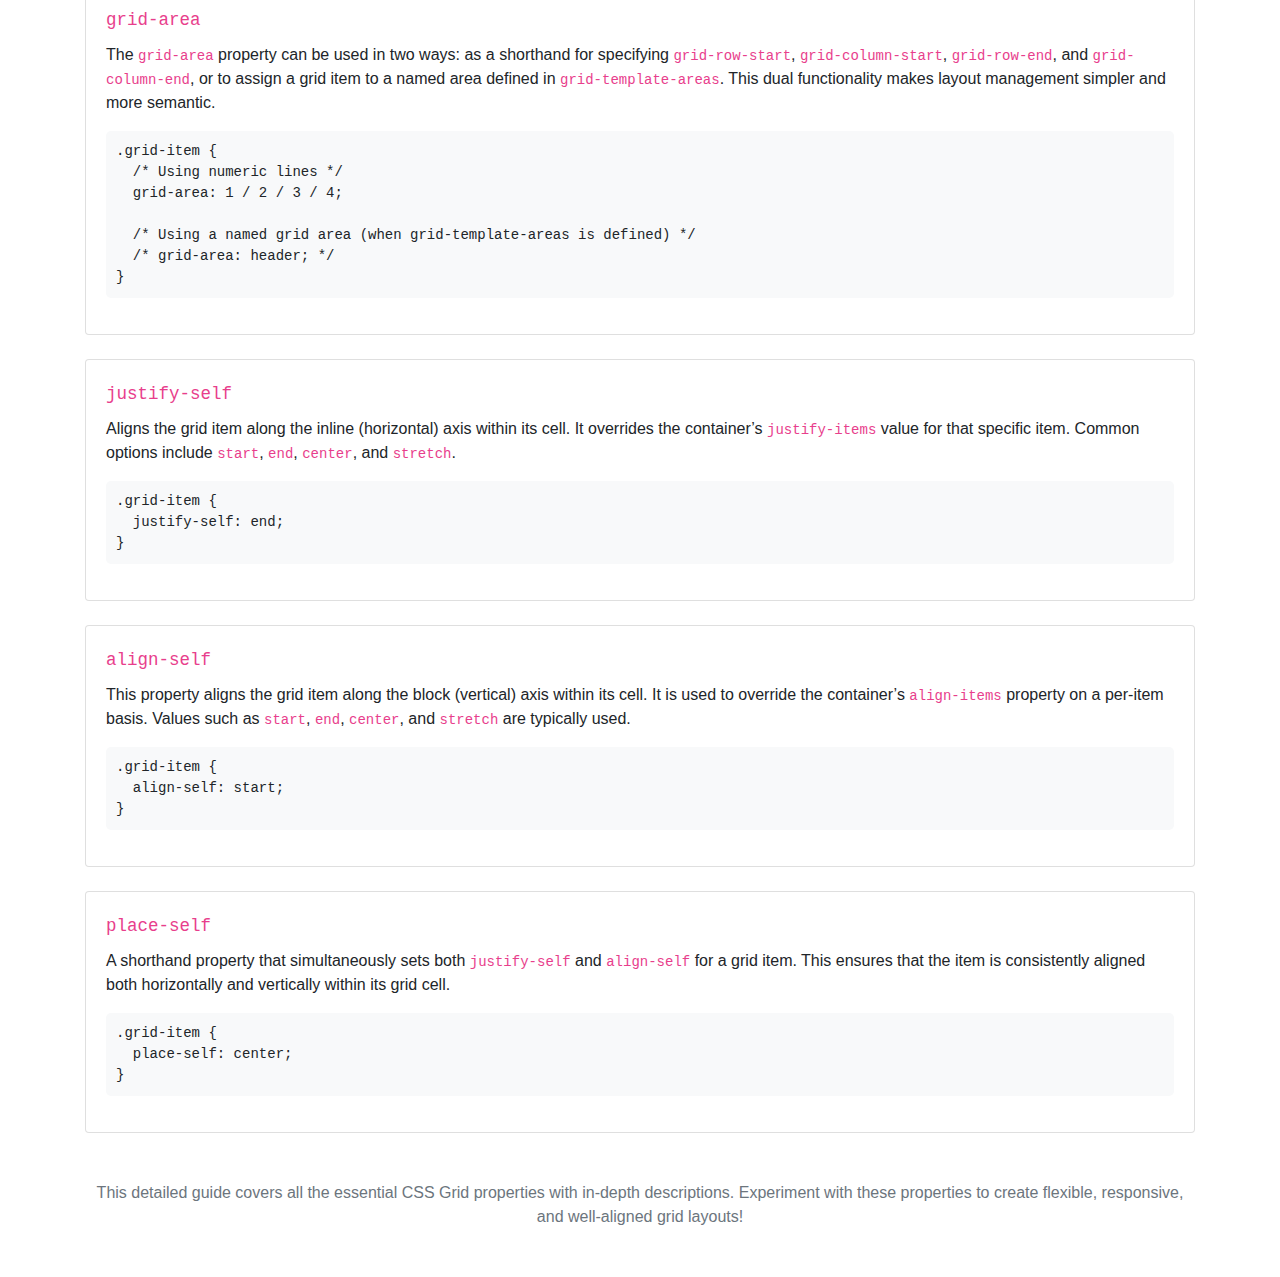
<file: Layout/Grid/index.html>
<!DOCTYPE html>
<html lang="en">
  <head>
    <meta charset="UTF-8" />
    <title>Comprehensive CSS Grid Properties - Detailed Descriptions</title>
    <meta name="viewport" content="width=device-width, initial-scale=1" />
    <!-- Bootstrap CSS CDN -->
    <link
      rel="stylesheet"
      href="https://stackpath.bootstrapcdn.com/bootstrap/4.5.2/css/bootstrap.min.css"
    />
    <style>
      /* Custom styles for code blocks */
      pre code {
        background-color: #f8f9fa;
        padding: 10px;
        border-radius: 5px;
        display: block;
        overflow-x: auto;
      }
      .property-section {
        margin-bottom: 3rem;
      }
      .property-card {
        margin-bottom: 1.5rem;
      }
    </style>
  </head>
  <body>
    <nav class="navbar navbar-expand-lg navbar-light bg-light">
      <div class="container">
        <a class="navbar-brand" href="#">CSS Grid Guide</a>
        <button
          class="navbar-toggler"
          type="button"
          data-toggle="collapse"
          data-target="#navbarNav"
          aria-controls="navbarNav"
          aria-expanded="false"
          aria-label="Toggle navigation"
        >
          <span class="navbar-toggler-icon"></span>
        </button>
        <div class="collapse navbar-collapse" id="navbarNav">
          <ul class="navbar-nav ml-auto">
            <li class="nav-item">
              <a class="nav-link active" href="./index.html">Home</a>
            </li>
            <li class="nav-item">
              <a class="nav-link" href="./GridTempAreaEx.html"
                >Grid Template Areas Example</a
              >
            </li>
            <li class="nav-item">
              <a class="nav-link" href="./demo.html">Examples</a>
            </li>
          </ul>
        </div>
      </div>
    </nav>
    <div class="container my-5">
      <header class="mb-5">
        <h1 class="display-4">Comprehensive CSS Grid Properties</h1>
        <p class="lead">
          This guide lists all the main CSS Grid properties with detailed
          descriptions and code snippets. It covers both grid container
          properties and grid item properties to help you master grid layout
          techniques.
        </p>
      </header>

      <!-- Grid Container Properties -->
      <section class="property-section">
        <h2>CSS Grid Container Properties</h2>
        <p>
          These properties are applied to the grid container to control the
          overall grid layout, including the structure, spacing, and alignment
          of grid items.
        </p>

        <!-- display -->
        <div class="card property-card">
          <div class="card-body">
            <h5 class="card-title">
              <code>display: grid</code> / <code>inline-grid</code>
            </h5>
            <p class="card-text">
              The <code>display</code> property with a value of
              <code>grid</code> or <code>inline-grid</code> transforms an
              element into a grid container. While <code>grid</code> creates a
              block-level container, <code>inline-grid</code> creates an
              inline-level container. This step is essential to initiate CSS
              Grid layout, making all direct children grid items.
            </p>
            <pre><code>.grid-container {
  display: grid; /* or inline-grid for inline-level grid */
}</code></pre>
          </div>
        </div>

        <!-- grid-template-columns -->
        <div class="card property-card">
          <div class="card-body">
            <h5 class="card-title"><code>grid-template-columns</code></h5>
            <p class="card-text">
              This property defines the column structure of your grid. It lets
              you specify fixed widths (like <code>200px</code>), flexible units
              using fractions (<code>1fr</code>), percentages, or even functions
              like <code>repeat()</code>. The declared values determine both the
              number of columns and their widths, which in turn influences the
              overall layout.
            </p>
            <pre><code>.grid-container {
  grid-template-columns: 1fr 2fr 1fr; /* Three columns with relative widths */
}</code></pre>
          </div>
        </div>

        <!-- grid-template-rows -->
        <div class="card property-card">
          <div class="card-body">
            <h5 class="card-title"><code>grid-template-rows</code></h5>
            <p class="card-text">
              Similar to <code>grid-template-columns</code>, this property
              defines the row structure. You can specify explicit heights for
              rows using pixels, percentages, or flexible units. This property
              is particularly useful when you need to control the vertical
              spacing and layout of your content.
            </p>
            <pre><code>.grid-container {
  grid-template-rows: 100px auto 50px; /* Three rows with specified heights */
}</code></pre>
          </div>
        </div>

        <!-- grid-template-areas -->
        <div class="card property-card">
          <div class="card-body">
            <h5 class="card-title"><code>grid-template-areas</code></h5>
            <p class="card-text">
              This property allows you to define named areas in your grid
              layout. By specifying a visual map of the grid, you can later
              place grid items into these named regions using the
              <code>grid-area</code> property. This approach makes your HTML and
              CSS more semantic and easier to understand.
            </p>
            <pre><code>.grid-container {
  grid-template-areas:
    "header header header"
    "sidebar main main"
    "footer footer footer";
}

.header  { grid-area: header; }
.sidebar { grid-area: sidebar; }
.main    { grid-area: main; }
.footer  { grid-area: footer; }
</code></pre>
          </div>
        </div>

        <!-- grid-template (shorthand) -->
        <div class="card property-card">
          <div class="card-body">
            <h5 class="card-title"><code>grid-template</code> (shorthand)</h5>
            <p class="card-text">
              A shorthand property that combines
              <code>grid-template-rows</code>,
              <code>grid-template-columns</code>, and
              <code>grid-template-areas</code> into one declaration. This allows
              for more concise code when the grid layout is defined in a single
              statement.
            </p>
            <pre><code>.grid-container {
  grid-template:
    "header header" 50px
    "content sidebar" auto
    / 1fr 2fr;
}</code></pre>
          </div>
        </div>

        <!-- gap / row-gap / column-gap -->
        <div class="card property-card">
          <div class="card-body">
            <h5 class="card-title">
              <code>gap</code>, <code>row-gap</code>, <code>column-gap</code>
            </h5>
            <p class="card-text">
              These properties control the spacing between grid items.
              <code>gap</code> sets both row and column gaps simultaneously.
              Alternatively, <code>row-gap</code> and
              <code>column-gap</code> allow you to define vertical and
              horizontal spacing separately. They are essential for adding white
              space and improving readability in your layout.
            </p>
            <pre><code>.grid-container {
  gap: 20px; /* Sets equal spacing for rows and columns */
  /* Or separately:
  row-gap: 10px;
  column-gap: 15px;
  */
}</code></pre>
          </div>
        </div>

        <!-- align-items -->
        <div class="card property-card">
          <div class="card-body">
            <h5 class="card-title"><code>align-items</code></h5>
            <p class="card-text">
              This property aligns grid items along the block (vertical) axis
              within their grid cells. It accepts values like
              <code>start</code>, <code>end</code>, <code>center</code>, and
              <code>stretch</code> (which is the default). It is useful for
              ensuring that all items have a consistent vertical alignment,
              regardless of their content.
            </p>
            <pre><code>.grid-container {
  align-items: center;
}</code></pre>
          </div>
        </div>

        <!-- justify-items -->
        <div class="card property-card">
          <div class="card-body">
            <h5 class="card-title"><code>justify-items</code></h5>
            <p class="card-text">
              Similar to <code>align-items</code>, this property aligns grid
              items along the inline (horizontal) axis within each grid cell. It
              helps in controlling the horizontal positioning of individual
              items, offering values like <code>start</code>, <code>end</code>,
              <code>center</code>, and <code>stretch</code>.
            </p>
            <pre><code>.grid-container {
  justify-items: start;
}</code></pre>
          </div>
        </div>

        <!-- place-items -->
        <div class="card property-card">
          <div class="card-body">
            <h5 class="card-title"><code>place-items</code></h5>
            <p class="card-text">
              A shorthand property that simultaneously sets
              <code>align-items</code> and <code>justify-items</code>. This is
              useful when you want a uniform alignment for all grid items
              without specifying each property separately.
            </p>
            <pre><code>.grid-container {
  place-items: center;
}</code></pre>
          </div>
        </div>

        <!-- align-content -->
        <div class="card property-card">
          <div class="card-body">
            <h5 class="card-title"><code>align-content</code></h5>
            <p class="card-text">
              This property aligns the entire grid along the block (vertical)
              axis when there is extra space in the grid container. Unlike
              <code>align-items</code> which affects each individual item,
              <code>align-content</code> distributes the extra space between
              rows.
            </p>
            <pre><code>.grid-container {
  align-content: space-between;
}</code></pre>
          </div>
        </div>

        <!-- justify-content -->
        <div class="card property-card">
          <div class="card-body">
            <h5 class="card-title"><code>justify-content</code></h5>
            <p class="card-text">
              Similar to <code>align-content</code>, this property aligns the
              entire grid along the inline (horizontal) axis when extra space is
              available. It is used to center or evenly space the grid within
              its container.
            </p>
            <pre><code>.grid-container {
  justify-content: center;
}</code></pre>
          </div>
        </div>

        <!-- place-content -->
        <div class="card property-card">
          <div class="card-body">
            <h5 class="card-title"><code>place-content</code></h5>
            <p class="card-text">
              A shorthand property that sets both <code>align-content</code> and
              <code>justify-content</code> at once, allowing you to control the
              overall alignment of the grid on both axes in a single
              declaration.
            </p>
            <pre><code>.grid-container {
  place-content: stretch;
}</code></pre>
          </div>
        </div>

        <!-- grid-auto-columns -->
        <div class="card property-card">
          <div class="card-body">
            <h5 class="card-title"><code>grid-auto-columns</code></h5>
            <p class="card-text">
              This property defines the size of any grid columns that are
              created implicitly (i.e., not defined in
              <code>grid-template-columns</code>). When grid items extend beyond
              the defined columns, the new columns will adopt this size.
            </p>
            <pre><code>.grid-container {
  grid-auto-columns: 100px;
}</code></pre>
          </div>
        </div>

        <!-- grid-auto-rows -->
        <div class="card property-card">
          <div class="card-body">
            <h5 class="card-title"><code>grid-auto-rows</code></h5>
            <p class="card-text">
              Similar to <code>grid-auto-columns</code>, this property specifies
              the size for implicitly generated grid rows. It is useful when
              your grid has more items than the rows defined in your template,
              ensuring consistent row height.
            </p>
            <pre><code>.grid-container {
  grid-auto-rows: 150px;
}</code></pre>
          </div>
        </div>

        <!-- grid-auto-flow -->
        <div class="card property-card">
          <div class="card-body">
            <h5 class="card-title"><code>grid-auto-flow</code></h5>
            <p class="card-text">
              Controls the automatic placement of grid items that are not
              explicitly positioned. You can specify the placement direction
              with values like <code>row</code> (default) or
              <code>column</code>, and the <code>dense</code> keyword fills in
              any gaps. This property is especially handy for dynamic layouts
              where items are added without specific positions.
            </p>
            <pre><code>.grid-container {
  grid-auto-flow: row; /* Options: row, column, row dense, column dense */
}</code></pre>
          </div>
        </div>
      </section>

      <!-- Grid Item Properties -->
      <section class="property-section">
        <h2>CSS Grid Item Properties</h2>
        <p>
          These properties are applied to individual grid items to control their
          specific placement and alignment within the grid cells.
        </p>

        <!-- grid-column-start -->
        <div class="card property-card">
          <div class="card-body">
            <h5 class="card-title"><code>grid-column-start</code></h5>
            <p class="card-text">
              Specifies the starting line for a grid item’s column placement. It
              accepts a numeric value, a named grid line, or <code>auto</code>,
              and is essential for positioning items horizontally within the
              grid.
            </p>
            <pre><code>.grid-item {
  grid-column-start: 2;
}</code></pre>
          </div>
        </div>

        <!-- grid-column-end -->
        <div class="card property-card">
          <div class="card-body">
            <h5 class="card-title"><code>grid-column-end</code></h5>
            <p class="card-text">
              Determines the ending grid line for a grid item’s column
              placement. Working together with <code>grid-column-start</code>,
              it defines the horizontal span of the grid item.
            </p>
            <pre><code>.grid-item {
  grid-column-end: 4;
}</code></pre>
          </div>
        </div>

        <!-- grid-column (shorthand) -->
        <div class="card property-card">
          <div class="card-body">
            <h5 class="card-title"><code>grid-column</code> (shorthand)</h5>
            <p class="card-text">
              A convenient shorthand for specifying both
              <code>grid-column-start</code> and <code>grid-column-end</code> in
              one declaration. It simplifies the code when defining how many
              columns a grid item should span.
            </p>
            <pre><code>.grid-item {
  grid-column: 2 / 4;
}</code></pre>
          </div>
        </div>

        <!-- grid-row-start -->
        <div class="card property-card">
          <div class="card-body">
            <h5 class="card-title"><code>grid-row-start</code></h5>
            <p class="card-text">
              Specifies the starting grid line for a grid item’s row placement.
              This property accepts a line number, a named line, or
              <code>auto</code> and is used to determine the vertical position
              of the item.
            </p>
            <pre><code>.grid-item {
  grid-row-start: 1;
}</code></pre>
          </div>
        </div>

        <!-- grid-row-end -->
        <div class="card property-card">
          <div class="card-body">
            <h5 class="card-title"><code>grid-row-end</code></h5>
            <p class="card-text">
              Specifies the ending grid line for a grid item’s row placement,
              defining the lower boundary of the item’s vertical span. It works
              in tandem with <code>grid-row-start</code>.
            </p>
            <pre><code>.grid-item {
  grid-row-end: 3;
}</code></pre>
          </div>
        </div>

        <!-- grid-row (shorthand) -->
        <div class="card property-card">
          <div class="card-body">
            <h5 class="card-title"><code>grid-row</code> (shorthand)</h5>
            <p class="card-text">
              A shorthand for setting both <code>grid-row-start</code> and
              <code>grid-row-end</code>. This concise declaration defines the
              vertical span of the grid item.
            </p>
            <pre><code>.grid-item {
  grid-row: 1 / 3;
}</code></pre>
          </div>
        </div>

        <!-- grid-area -->
        <div class="card property-card">
          <div class="card-body">
            <h5 class="card-title"><code>grid-area</code></h5>
            <p class="card-text">
              The <code>grid-area</code> property can be used in two ways: as a
              shorthand for specifying <code>grid-row-start</code>,
              <code>grid-column-start</code>, <code>grid-row-end</code>, and
              <code>grid-column-end</code>, or to assign a grid item to a named
              area defined in <code>grid-template-areas</code>. This dual
              functionality makes layout management simpler and more semantic.
            </p>
            <pre><code>.grid-item {
  /* Using numeric lines */
  grid-area: 1 / 2 / 3 / 4;
  
  /* Using a named grid area (when grid-template-areas is defined) */
  /* grid-area: header; */
}</code></pre>
          </div>
        </div>

        <!-- justify-self -->
        <div class="card property-card">
          <div class="card-body">
            <h5 class="card-title"><code>justify-self</code></h5>
            <p class="card-text">
              Aligns the grid item along the inline (horizontal) axis within its
              cell. It overrides the container’s
              <code>justify-items</code> value for that specific item. Common
              options include <code>start</code>, <code>end</code>,
              <code>center</code>, and <code>stretch</code>.
            </p>
            <pre><code>.grid-item {
  justify-self: end;
}</code></pre>
          </div>
        </div>

        <!-- align-self -->
        <div class="card property-card">
          <div class="card-body">
            <h5 class="card-title"><code>align-self</code></h5>
            <p class="card-text">
              This property aligns the grid item along the block (vertical) axis
              within its cell. It is used to override the container’s
              <code>align-items</code> property on a per-item basis. Values such
              as <code>start</code>, <code>end</code>, <code>center</code>, and
              <code>stretch</code> are typically used.
            </p>
            <pre><code>.grid-item {
  align-self: start;
}</code></pre>
          </div>
        </div>

        <!-- place-self -->
        <div class="card property-card">
          <div class="card-body">
            <h5 class="card-title"><code>place-self</code></h5>
            <p class="card-text">
              A shorthand property that simultaneously sets both
              <code>justify-self</code> and <code>align-self</code> for a grid
              item. This ensures that the item is consistently aligned both
              horizontally and vertically within its grid cell.
            </p>
            <pre><code>.grid-item {
  place-self: center;
}</code></pre>
          </div>
        </div>
      </section>

      <footer class="text-center mt-5">
        <p class="text-muted">
          This detailed guide covers all the essential CSS Grid properties with
          in-depth descriptions. Experiment with these properties to create
          flexible, responsive, and well-aligned grid layouts!
        </p>
      </footer>
    </div>

    <!-- Bootstrap JS, Popper.js, and jQuery -->
    <script src="https://code.jquery.com/jquery-3.5.1.slim.min.js"></script>
    <script src="https://cdn.jsdelivr.net/npm/popper.js@1.16.1/dist/umd/popper.min.js"></script>
    <script src="https://stackpath.bootstrapcdn.com/bootstrap/4.5.2/js/bootstrap.min.js"></script>
  </body>
</html>
</file>
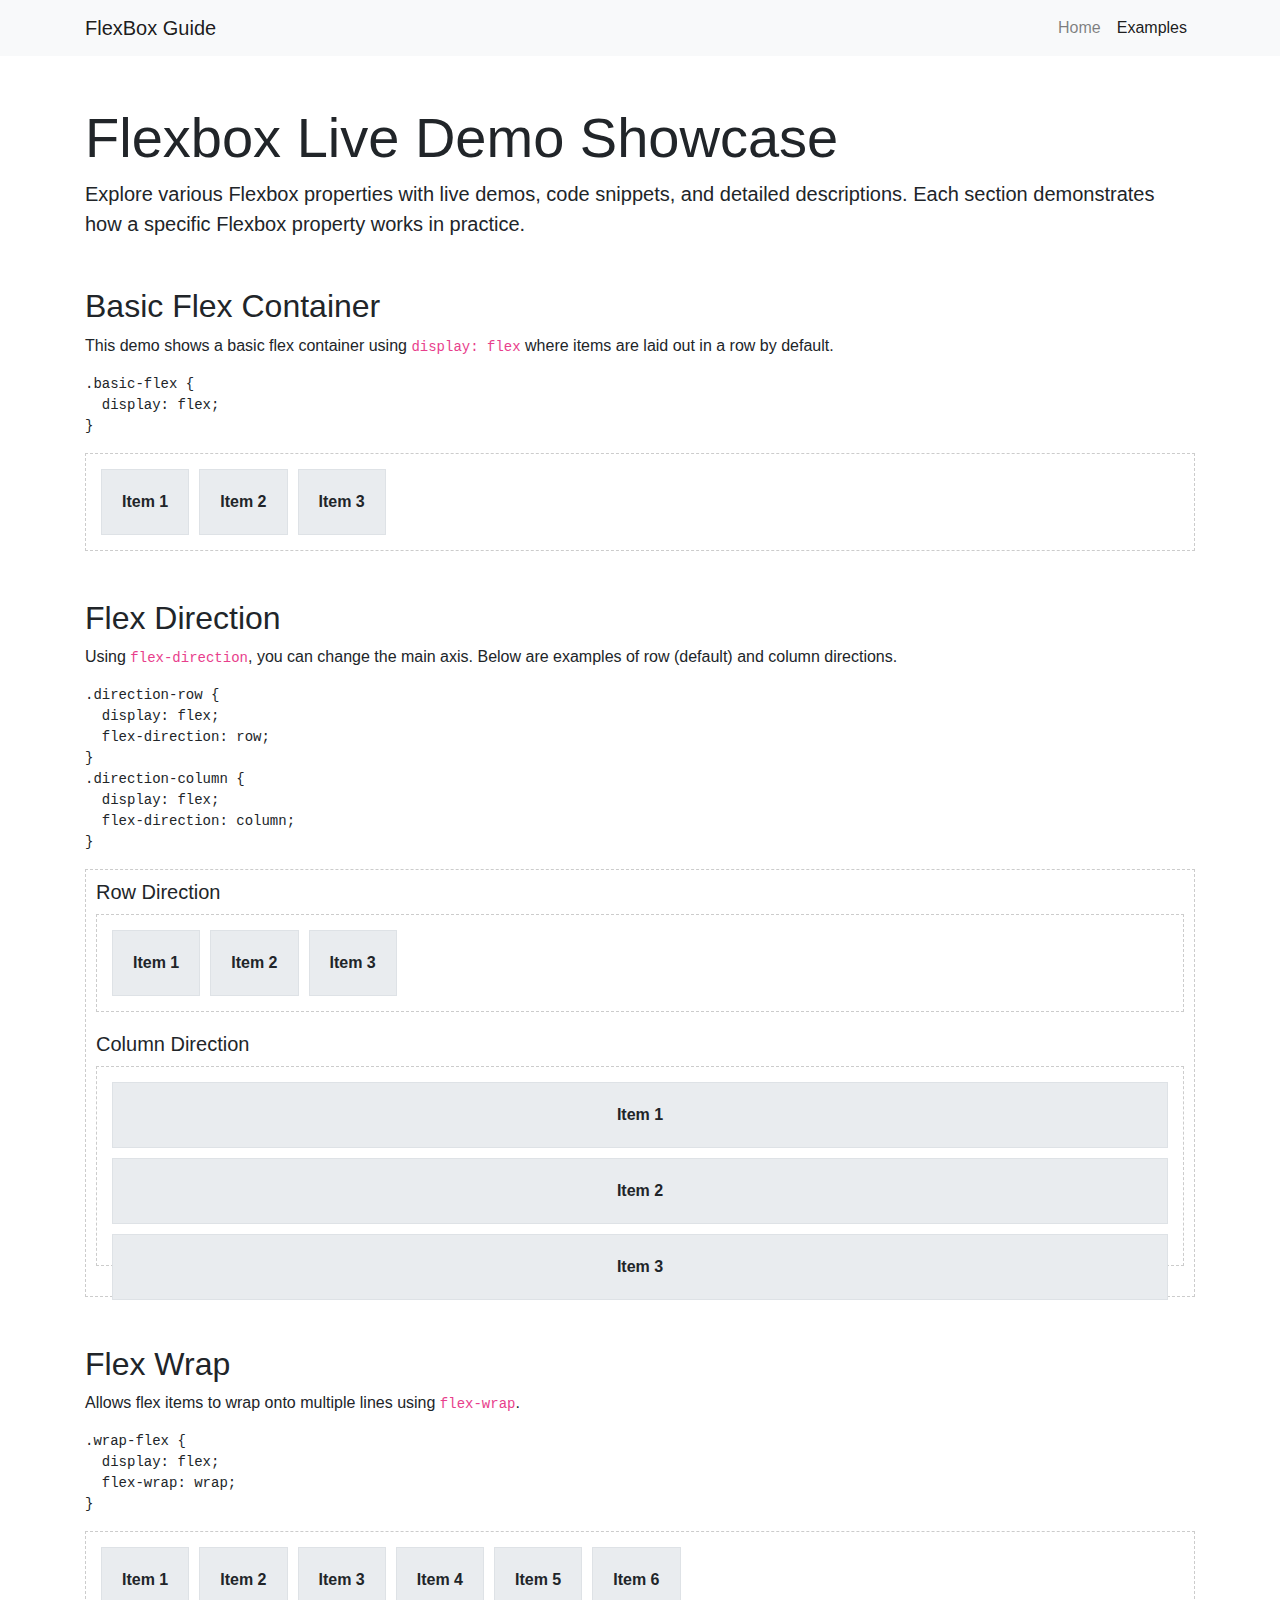
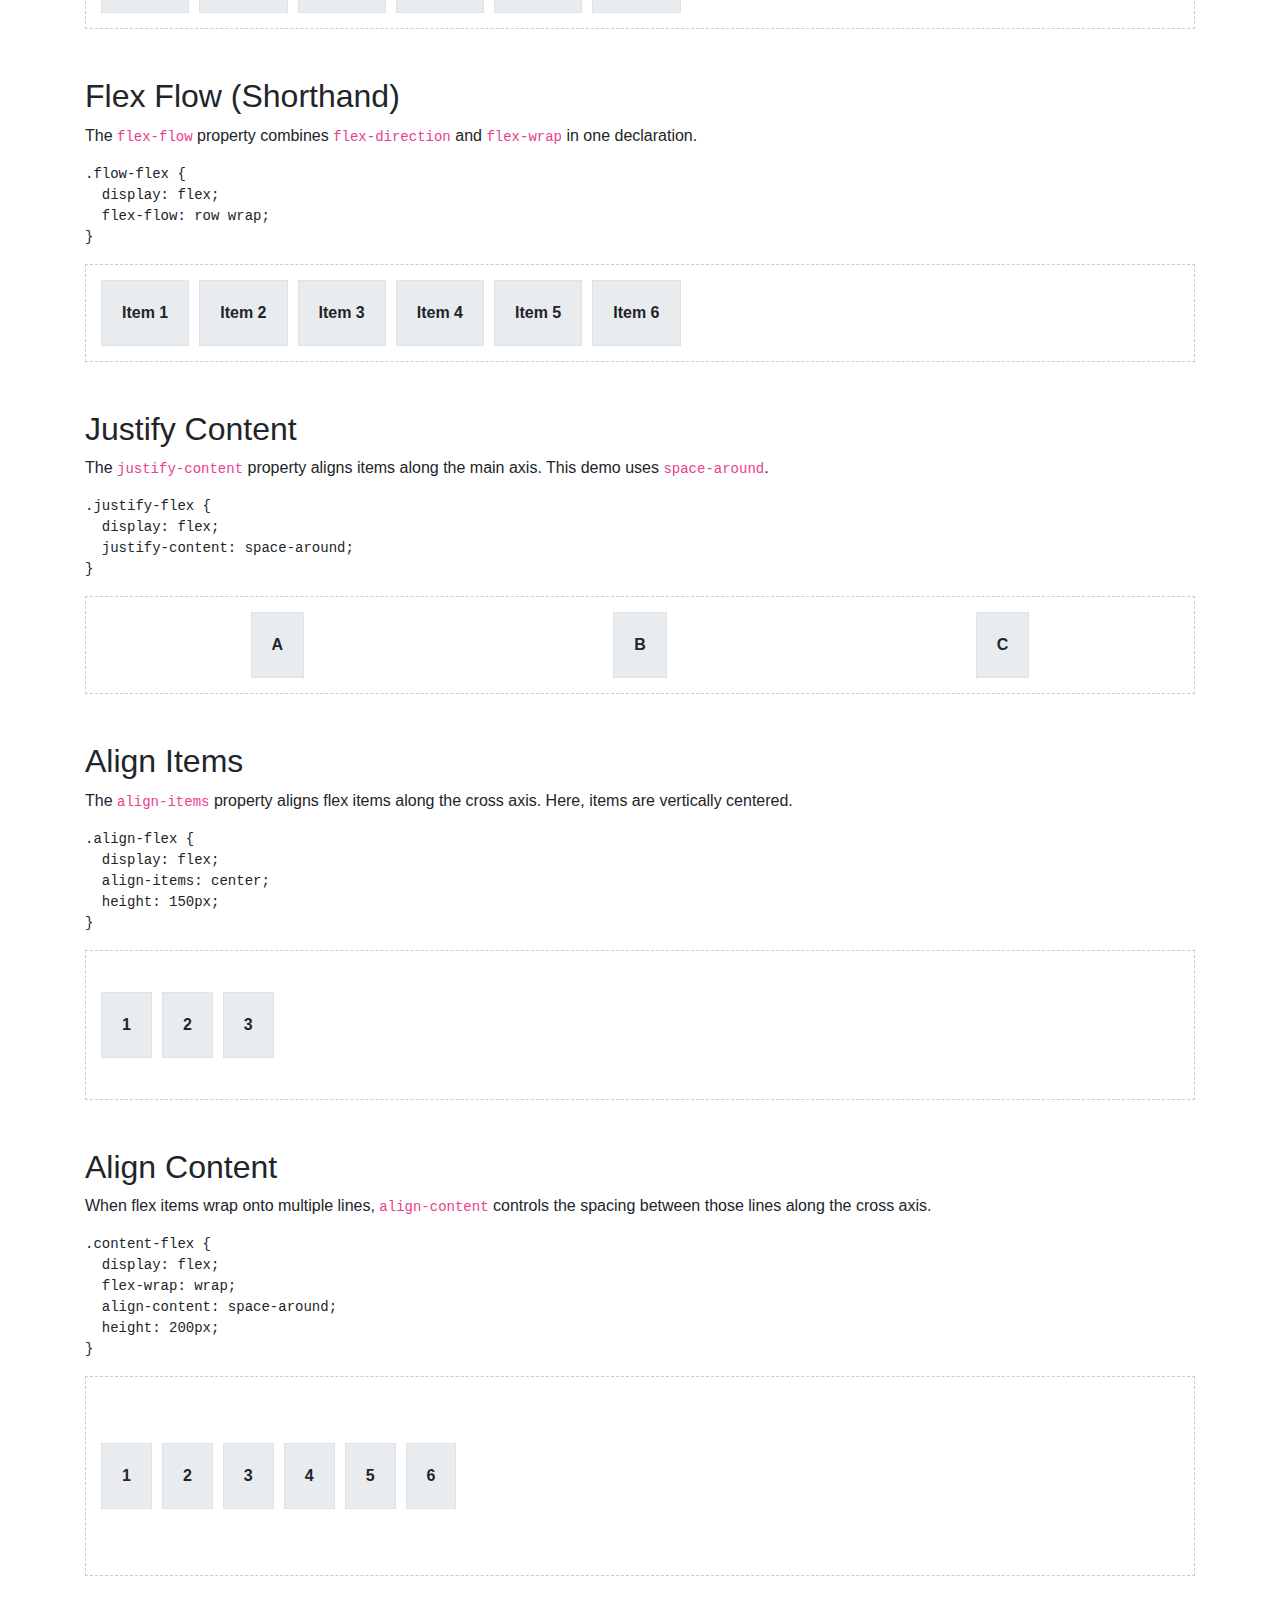
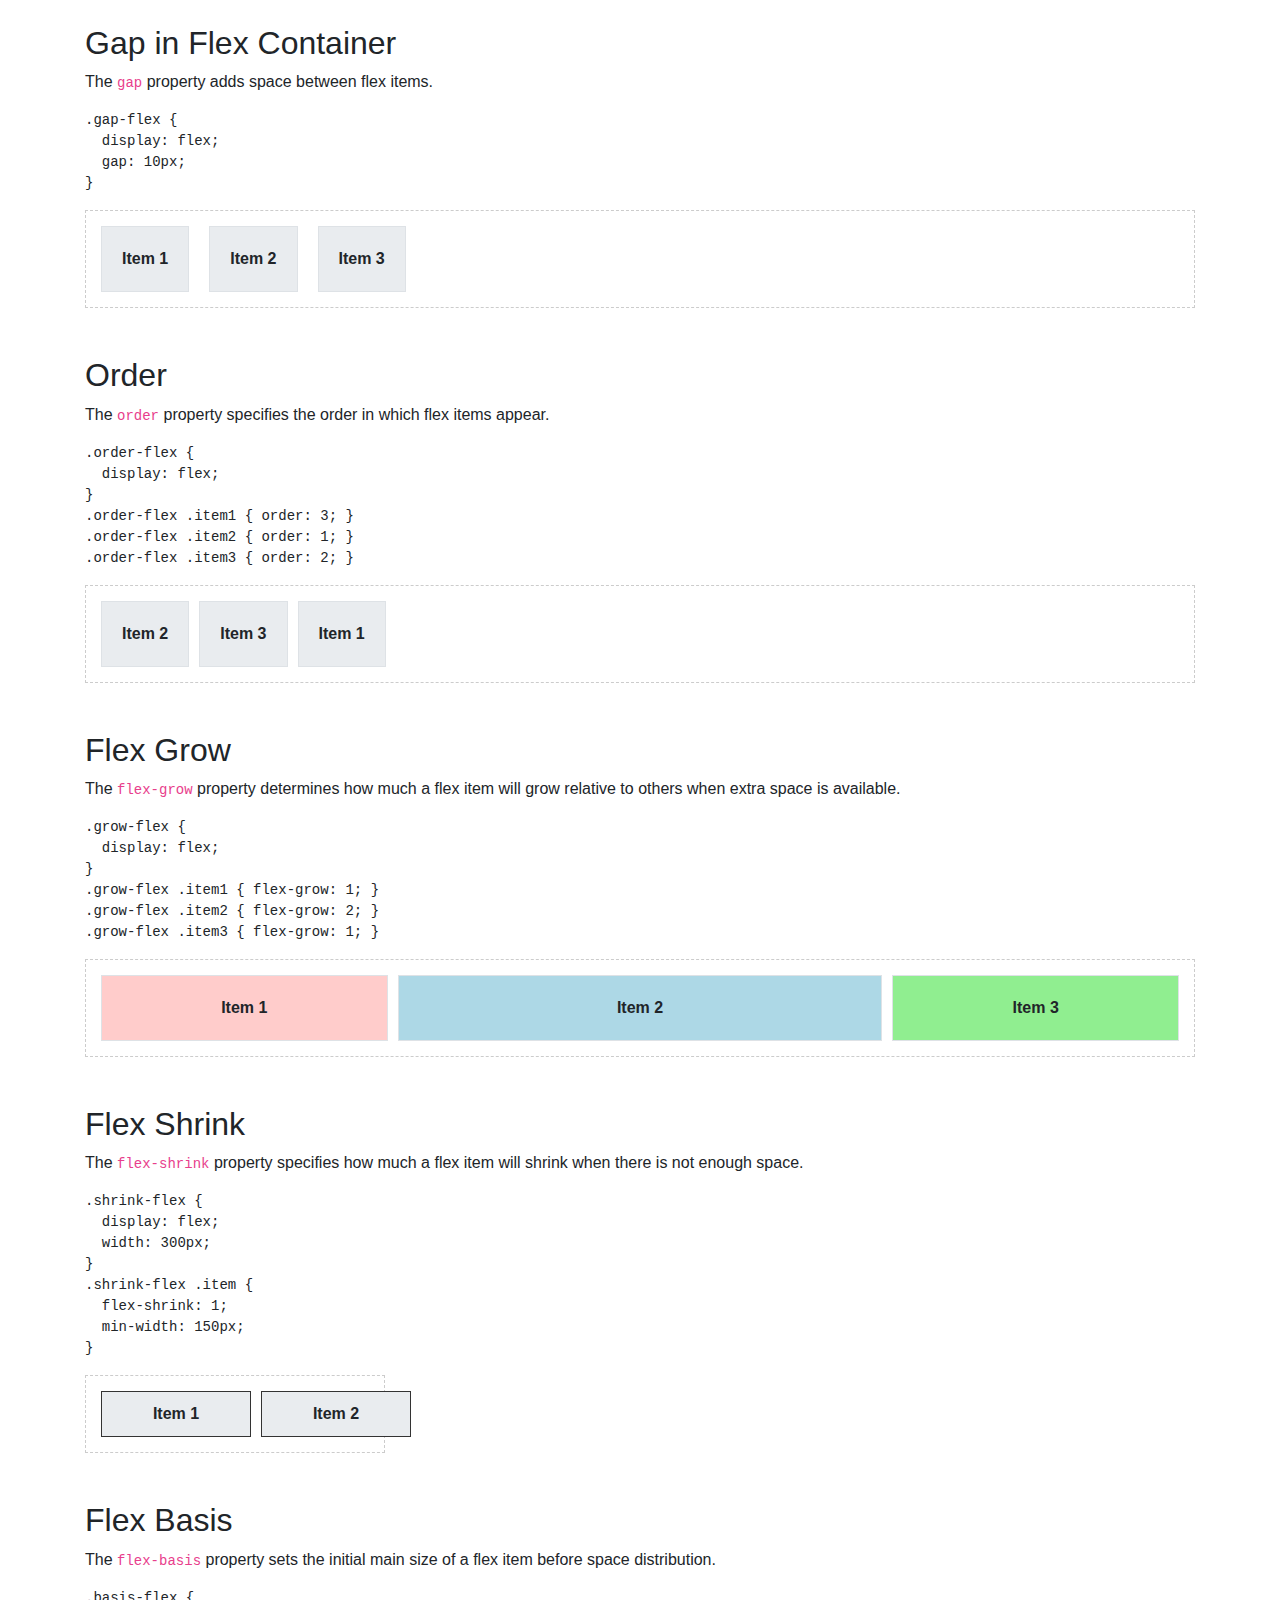
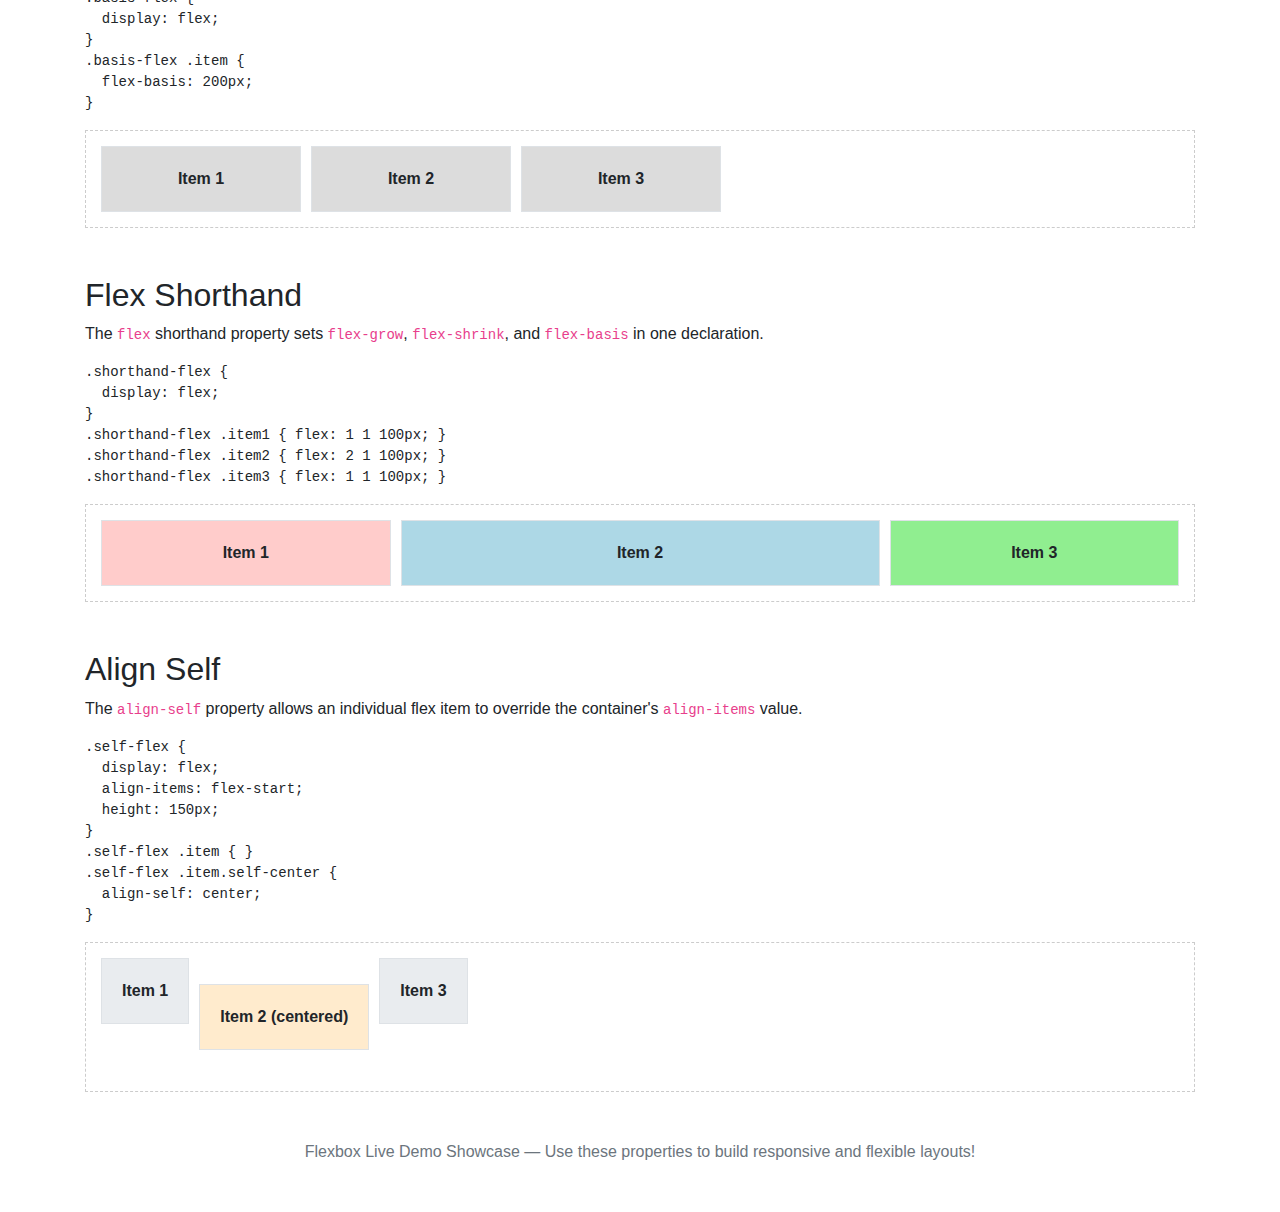
<file: Layout/FlexBox/demo.html>
<!DOCTYPE html>
<html lang="en">
  <head>
    <meta charset="UTF-8" />
    <title>Flexbox Live Demo Showcase</title>
    <meta name="viewport" content="width=device-width, initial-scale=1" />
    <!-- Bootstrap CSS CDN -->
    <link
      rel="stylesheet"
      href="https://stackpath.bootstrapcdn.com/bootstrap/4.5.2/css/bootstrap.min.css"
    />
    <style>
      /* Common styles for demo containers and items */
      .demo-container {
        border: 1px dashed #ccc;
        padding: 10px;
        margin-top: 10px;
        margin-bottom: 20px;
      }
      .demo-item {
        background: #e9ecef;
        border: 1px solid #dee2e6;
        padding: 20px;
        text-align: center;
        margin: 5px;
        font-weight: bold;
      }
      /* 1. Basic Flex Container */
      .basic-flex {
        display: flex;
      }
      /* 2. Flex Direction */
      .direction-row {
        display: flex;
        flex-direction: row;
      }
      .direction-column {
        display: flex;
        flex-direction: column;
        height: 200px;
      }
      /* 3. Flex Wrap */
      .wrap-flex {
        display: flex;
        flex-wrap: wrap;
      }
      /* 4. Flex Flow (Shorthand for flex-direction & flex-wrap) */
      .flow-flex {
        display: flex;
        flex-flow: row wrap;
      }
      /* 5. Justify Content */
      .justify-flex {
        display: flex;
        justify-content: space-around;
      }
      /* 6. Align Items */
      .align-flex {
        display: flex;
        align-items: center;
        height: 150px;
      }
      /* 7. Align Content (with multiple lines) */
      .content-flex {
        display: flex;
        flex-wrap: wrap;
        align-content: space-around;
        height: 200px;
      }
      /* 8. Gap in Flex Container */
      .gap-flex {
        display: flex;
        gap: 10px;
      }
      /* 9. Order Demo */
      .order-flex {
        display: flex;
      }
      .order-flex .item1 {
        order: 3;
      }
      .order-flex .item2 {
        order: 1;
      }
      .order-flex .item3 {
        order: 2;
      }
      /* 10. Flex Grow Demo */
      .grow-flex {
        display: flex;
      }
      .grow-flex .item1 {
        flex-grow: 1;
        background-color: #ffcccb;
      }
      .grow-flex .item2 {
        flex-grow: 2;
        background-color: #add8e6;
      }
      .grow-flex .item3 {
        flex-grow: 1;
        background-color: #90ee90;
      }
      /* 11. Flex Shrink Demo */
      .shrink-flex {
        display: flex;
        width: 300px;
      }
      .shrink-flex .item {
        flex-shrink: 1;
        min-width: 150px;
        padding: 10px;
        background: #e9ecef;
        border: 1px solid #333;
        margin: 5px;
      }
      /* 12. Flex Basis Demo */
      .basis-flex {
        display: flex;
      }
      .basis-flex .item {
        flex-basis: 200px;
        background: #dcdcdc;
        padding: 20px;
        margin: 5px;
      }
      /* 13. Flex Shorthand Demo */
      .shorthand-flex {
        display: flex;
      }
      .shorthand-flex .item1 {
        flex: 1 1 100px;
        background: #ffcccb;
      }
      .shorthand-flex .item2 {
        flex: 2 1 100px;
        background: #add8e6;
      }
      .shorthand-flex .item3 {
        flex: 1 1 100px;
        background: #90ee90;
      }
      /* 14. Align Self Demo */
      .self-flex {
        display: flex;
        align-items: flex-start;
        height: 150px;
      }
      .self-flex .item {
        background: #e9ecef;
        padding: 20px;
        margin: 5px;
      }
      .self-flex .item.self-center {
        align-self: center;
        background: #ffebcd;
      }
    </style>
  </head>
  <body>
    <nav class="navbar navbar-expand-lg navbar-light bg-light">
      <div class="container">
        <a class="navbar-brand" href="#">FlexBox Guide</a>
        <button
          class="navbar-toggler"
          type="button"
          data-toggle="collapse"
          data-target="#navbarNav"
          aria-controls="navbarNav"
          aria-expanded="false"
          aria-label="Toggle navigation"
        >
          <span class="navbar-toggler-icon"></span>
        </button>
        <div class="collapse navbar-collapse" id="navbarNav">
          <ul class="navbar-nav ml-auto">
            <li class="nav-item">
              <a class="nav-link" href="./index.html">Home</a>
            </li>

            <li class="nav-item">
              <a class="nav-link active" href="./demo.html">Examples</a>
            </li>
          </ul>
        </div>
      </div>
    </nav>
    <div class="container my-5">
      <header class="mb-5">
        <h1 class="display-4">Flexbox Live Demo Showcase</h1>
        <p class="lead">
          Explore various Flexbox properties with live demos, code snippets, and
          detailed descriptions. Each section demonstrates how a specific
          Flexbox property works in practice.
        </p>
      </header>

      <!-- 1. Basic Flex Container -->
      <section class="mb-5">
        <h2>Basic Flex Container</h2>
        <p>
          This demo shows a basic flex container using
          <code>display: flex</code> where items are laid out in a row by
          default.
        </p>
        <pre><code class="language-css">.basic-flex {
  display: flex;
}</code></pre>
        <div class="demo-container basic-flex">
          <div class="demo-item">Item 1</div>
          <div class="demo-item">Item 2</div>
          <div class="demo-item">Item 3</div>
        </div>
      </section>

      <!-- 2. Flex Direction -->
      <section class="mb-5">
        <h2>Flex Direction</h2>
        <p>
          Using <code>flex-direction</code>, you can change the main axis. Below
          are examples of row (default) and column directions.
        </p>
        <pre><code class="language-css">.direction-row {
  display: flex;
  flex-direction: row;
}
.direction-column {
  display: flex;
  flex-direction: column;
}</code></pre>
        <div class="demo-container">
          <h5>Row Direction</h5>
          <div class="demo-container direction-row">
            <div class="demo-item">Item 1</div>
            <div class="demo-item">Item 2</div>
            <div class="demo-item">Item 3</div>
          </div>
          <h5 class="mt-3">Column Direction</h5>
          <div class="demo-container direction-column">
            <div class="demo-item">Item 1</div>
            <div class="demo-item">Item 2</div>
            <div class="demo-item">Item 3</div>
          </div>
        </div>
      </section>

      <!-- 3. Flex Wrap -->
      <section class="mb-5">
        <h2>Flex Wrap</h2>
        <p>
          Allows flex items to wrap onto multiple lines using
          <code>flex-wrap</code>.
        </p>
        <pre><code class="language-css">.wrap-flex {
  display: flex;
  flex-wrap: wrap;
}</code></pre>
        <div class="demo-container wrap-flex">
          <div class="demo-item">Item 1</div>
          <div class="demo-item">Item 2</div>
          <div class="demo-item">Item 3</div>
          <div class="demo-item">Item 4</div>
          <div class="demo-item">Item 5</div>
          <div class="demo-item">Item 6</div>
        </div>
      </section>

      <!-- 4. Flex Flow (Shorthand) -->
      <section class="mb-5">
        <h2>Flex Flow (Shorthand)</h2>
        <p>
          The <code>flex-flow</code> property combines
          <code>flex-direction</code> and <code>flex-wrap</code> in one
          declaration.
        </p>
        <pre><code class="language-css">.flow-flex {
  display: flex;
  flex-flow: row wrap;
}</code></pre>
        <div class="demo-container flow-flex">
          <div class="demo-item">Item 1</div>
          <div class="demo-item">Item 2</div>
          <div class="demo-item">Item 3</div>
          <div class="demo-item">Item 4</div>
          <div class="demo-item">Item 5</div>
          <div class="demo-item">Item 6</div>
        </div>
      </section>

      <!-- 5. Justify Content -->
      <section class="mb-5">
        <h2>Justify Content</h2>
        <p>
          The <code>justify-content</code> property aligns items along the main
          axis. This demo uses <code>space-around</code>.
        </p>
        <pre><code class="language-css">.justify-flex {
  display: flex;
  justify-content: space-around;
}</code></pre>
        <div class="demo-container justify-flex">
          <div class="demo-item">A</div>
          <div class="demo-item">B</div>
          <div class="demo-item">C</div>
        </div>
      </section>

      <!-- 6. Align Items -->
      <section class="mb-5">
        <h2>Align Items</h2>
        <p>
          The <code>align-items</code> property aligns flex items along the
          cross axis. Here, items are vertically centered.
        </p>
        <pre><code class="language-css">.align-flex {
  display: flex;
  align-items: center;
  height: 150px;
}</code></pre>
        <div class="demo-container align-flex">
          <div class="demo-item">1</div>
          <div class="demo-item">2</div>
          <div class="demo-item">3</div>
        </div>
      </section>

      <!-- 7. Align Content -->
      <section class="mb-5">
        <h2>Align Content</h2>
        <p>
          When flex items wrap onto multiple lines,
          <code>align-content</code> controls the spacing between those lines
          along the cross axis.
        </p>
        <pre><code class="language-css">.content-flex {
  display: flex;
  flex-wrap: wrap;
  align-content: space-around;
  height: 200px;
}</code></pre>
        <div class="demo-container content-flex">
          <div class="demo-item">1</div>
          <div class="demo-item">2</div>
          <div class="demo-item">3</div>
          <div class="demo-item">4</div>
          <div class="demo-item">5</div>
          <div class="demo-item">6</div>
        </div>
      </section>

      <!-- 8. Gap in Flex Container -->
      <section class="mb-5">
        <h2>Gap in Flex Container</h2>
        <p>The <code>gap</code> property adds space between flex items.</p>
        <pre><code class="language-css">.gap-flex {
  display: flex;
  gap: 10px;
}</code></pre>
        <div class="demo-container gap-flex">
          <div class="demo-item">Item 1</div>
          <div class="demo-item">Item 2</div>
          <div class="demo-item">Item 3</div>
        </div>
      </section>

      <!-- 9. Order -->
      <section class="mb-5">
        <h2>Order</h2>
        <p>
          The <code>order</code> property specifies the order in which flex
          items appear.
        </p>
        <pre><code class="language-css">.order-flex {
  display: flex;
}
.order-flex .item1 { order: 3; }
.order-flex .item2 { order: 1; }
.order-flex .item3 { order: 2; }</code></pre>
        <div class="demo-container order-flex">
          <div class="demo-item item1">Item 1</div>
          <div class="demo-item item2">Item 2</div>
          <div class="demo-item item3">Item 3</div>
        </div>
      </section>

      <!-- 10. Flex Grow -->
      <section class="mb-5">
        <h2>Flex Grow</h2>
        <p>
          The <code>flex-grow</code> property determines how much a flex item
          will grow relative to others when extra space is available.
        </p>
        <pre><code class="language-css">.grow-flex {
  display: flex;
}
.grow-flex .item1 { flex-grow: 1; }
.grow-flex .item2 { flex-grow: 2; }
.grow-flex .item3 { flex-grow: 1; }</code></pre>
        <div class="demo-container grow-flex">
          <div class="demo-item item1">Item 1</div>
          <div class="demo-item item2">Item 2</div>
          <div class="demo-item item3">Item 3</div>
        </div>
      </section>

      <!-- 11. Flex Shrink -->
      <section class="mb-5">
        <h2>Flex Shrink</h2>
        <p>
          The <code>flex-shrink</code> property specifies how much a flex item
          will shrink when there is not enough space.
        </p>
        <pre><code class="language-css">.shrink-flex {
  display: flex;
  width: 300px;
}
.shrink-flex .item {
  flex-shrink: 1;
  min-width: 150px;
}</code></pre>
        <div class="demo-container shrink-flex">
          <div class="demo-item item">Item 1</div>
          <div class="demo-item item">Item 2</div>
        </div>
      </section>

      <!-- 12. Flex Basis -->
      <section class="mb-5">
        <h2>Flex Basis</h2>
        <p>
          The <code>flex-basis</code> property sets the initial main size of a
          flex item before space distribution.
        </p>
        <pre><code class="language-css">.basis-flex {
  display: flex;
}
.basis-flex .item {
  flex-basis: 200px;
}</code></pre>
        <div class="demo-container basis-flex">
          <div class="demo-item item">Item 1</div>
          <div class="demo-item item">Item 2</div>
          <div class="demo-item item">Item 3</div>
        </div>
      </section>

      <!-- 13. Flex Shorthand -->
      <section class="mb-5">
        <h2>Flex Shorthand</h2>
        <p>
          The <code>flex</code> shorthand property sets <code>flex-grow</code>,
          <code>flex-shrink</code>, and <code>flex-basis</code> in one
          declaration.
        </p>
        <pre><code class="language-css">.shorthand-flex {
  display: flex;
}
.shorthand-flex .item1 { flex: 1 1 100px; }
.shorthand-flex .item2 { flex: 2 1 100px; }
.shorthand-flex .item3 { flex: 1 1 100px; }</code></pre>
        <div class="demo-container shorthand-flex">
          <div class="demo-item item1">Item 1</div>
          <div class="demo-item item2">Item 2</div>
          <div class="demo-item item3">Item 3</div>
        </div>
      </section>

      <!-- 14. Align Self -->
      <section class="mb-5">
        <h2>Align Self</h2>
        <p>
          The <code>align-self</code> property allows an individual flex item to
          override the container's <code>align-items</code> value.
        </p>
        <pre><code class="language-css">.self-flex {
  display: flex;
  align-items: flex-start;
  height: 150px;
}
.self-flex .item { }
.self-flex .item.self-center {
  align-self: center;
}</code></pre>
        <div class="demo-container self-flex">
          <div class="demo-item item">Item 1</div>
          <div class="demo-item item self-center">Item 2 (centered)</div>
          <div class="demo-item item">Item 3</div>
        </div>
      </section>

      <footer class="text-center mt-5">
        <p class="text-muted">
          Flexbox Live Demo Showcase &mdash; Use these properties to build
          responsive and flexible layouts!
        </p>
      </footer>
    </div>

    <!-- Bootstrap JS, Popper.js, and jQuery -->
    <script src="https://code.jquery.com/jquery-3.5.1.slim.min.js"></script>
    <script src="https://cdn.jsdelivr.net/npm/popper.js@1.16.1/dist/umd/popper.min.js"></script>
    <script src="https://stackpath.bootstrapcdn.com/bootstrap/4.5.2/js/bootstrap.min.js"></script>
  </body>
</html>
</file>
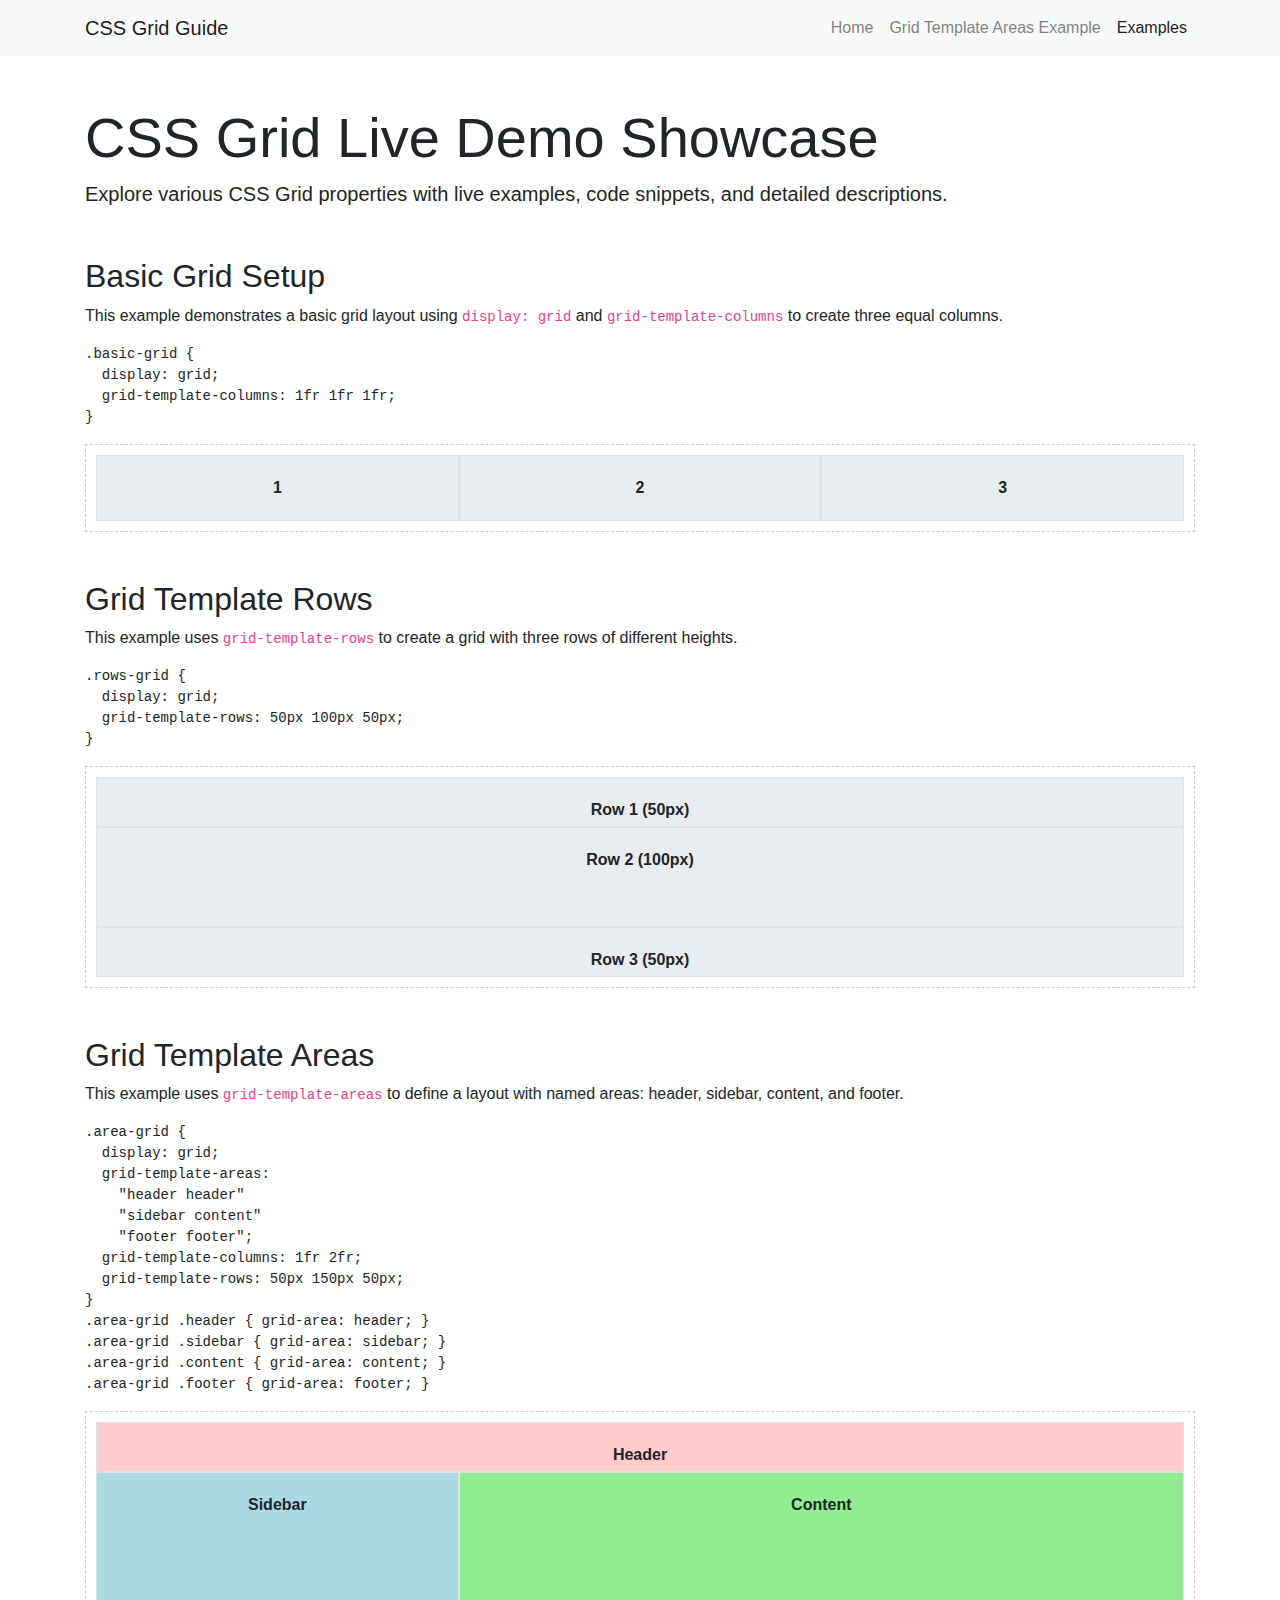
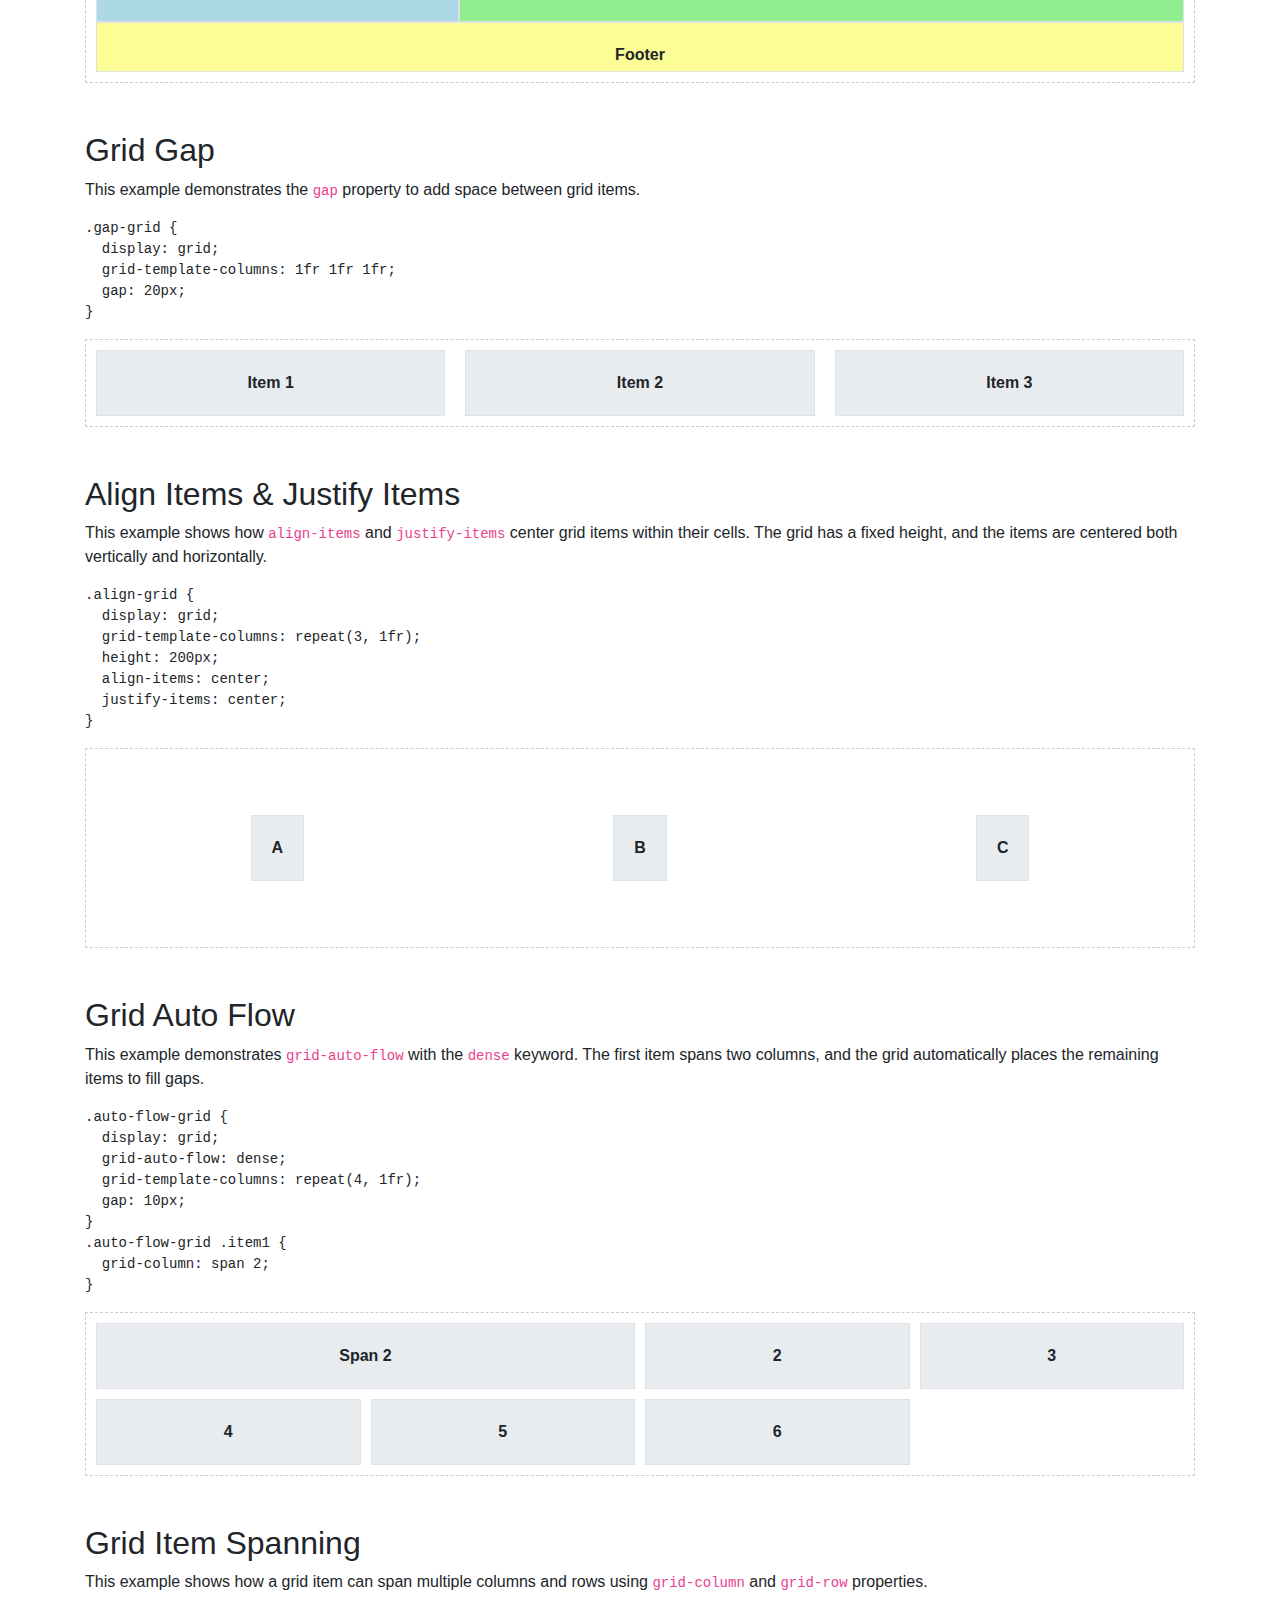
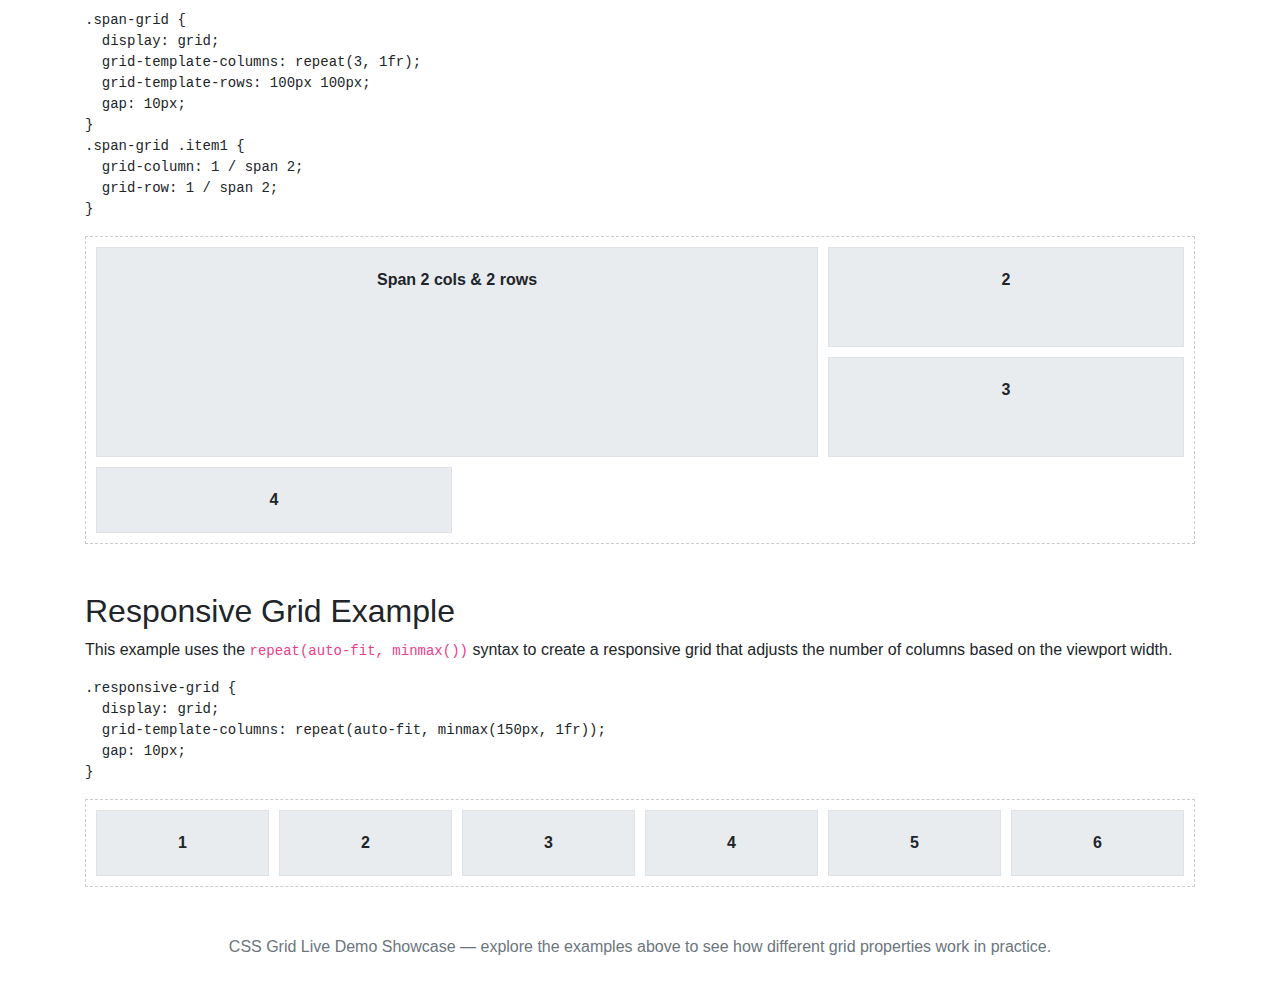
<file: Layout/Grid/demo.html>
<!DOCTYPE html>
<html lang="en">
  <head>
    <meta charset="UTF-8" />
    <title>CSS Grid Live Demo Showcase</title>
    <meta name="viewport" content="width=device-width, initial-scale=1" />
    <!-- Bootstrap CSS CDN -->
    <link
      rel="stylesheet"
      href="https://stackpath.bootstrapcdn.com/bootstrap/4.5.2/css/bootstrap.min.css"
    />
    <style>
      /* Common styles for live demo containers and items */
      .demo-container {
        border: 1px dashed #ccc;
        padding: 10px;
        margin-top: 10px;
      }
      .demo-item {
        background: #e9ecef;
        border: 1px solid #dee2e6;
        padding: 20px;
        text-align: center;
        font-weight: bold;
      }
      /* Basic Grid Setup */
      .basic-grid {
        display: grid;
        grid-template-columns: 1fr 1fr 1fr;
      }
      /* Grid Template Rows */
      .rows-grid {
        display: grid;
        grid-template-rows: 50px 100px 50px;
      }
      /* Grid Template Areas */
      .area-grid {
        display: grid;
        grid-template-areas:
          "header header"
          "sidebar content"
          "footer footer";
        grid-template-columns: 1fr 2fr;
        grid-template-rows: 50px 150px 50px;
      }
      .area-grid .header {
        grid-area: header;
        background: #ffcccb;
      }
      .area-grid .sidebar {
        grid-area: sidebar;
        background: #add8e6;
      }
      .area-grid .content {
        grid-area: content;
        background: #90ee90;
      }
      .area-grid .footer {
        grid-area: footer;
        background: #fdfd96;
      }
      /* Grid Gap */
      .gap-grid {
        display: grid;
        grid-template-columns: 1fr 1fr 1fr;
        gap: 20px;
      }
      /* Align Items & Justify Items */
      .align-grid {
        display: grid;
        grid-template-columns: repeat(3, 1fr);
        height: 200px;
        align-items: center;
        justify-items: center;
      }
      /* Grid Auto Flow */
      .auto-flow-grid {
        display: grid;
        grid-auto-flow: dense;
        grid-template-columns: repeat(4, 1fr);
        gap: 10px;
      }
      .auto-flow-grid .item1 {
        grid-column: span 2;
      }
      /* Grid Item Spanning */
      .span-grid {
        display: grid;
        grid-template-columns: repeat(3, 1fr);
        grid-template-rows: 100px 100px;
        gap: 10px;
      }
      .span-grid .item1 {
        grid-column: 1 / span 2;
        grid-row: 1 / span 2;
      }
      /* Responsive Grid Example */
      .responsive-grid {
        display: grid;
        grid-template-columns: repeat(auto-fit, minmax(150px, 1fr));
        gap: 10px;
      }
    </style>
  </head>
  <body>
    <nav class="navbar navbar-expand-lg navbar-light bg-light">
      <div class="container">
        <a class="navbar-brand" href="#">CSS Grid Guide</a>
        <button
          class="navbar-toggler"
          type="button"
          data-toggle="collapse"
          data-target="#navbarNav"
          aria-controls="navbarNav"
          aria-expanded="false"
          aria-label="Toggle navigation"
        >
          <span class="navbar-toggler-icon"></span>
        </button>
        <div class="collapse navbar-collapse" id="navbarNav">
          <ul class="navbar-nav ml-auto">
            <li class="nav-item">
              <a class="nav-link" href="./index.html">Home</a>
            </li>
            <li class="nav-item">
              <a class="nav-link" href="./GridTempAreaEx.html"
                >Grid Template Areas Example</a
              >
            </li>
            <li class="nav-item">
              <a class="nav-link active" href="./demo.html">Examples</a>
            </li>
          </ul>
        </div>
      </div>
    </nav>
    <div class="container my-5">
      <header class="mb-5">
        <h1 class="display-4">CSS Grid Live Demo Showcase</h1>
        <p class="lead">
          Explore various CSS Grid properties with live examples, code snippets,
          and detailed descriptions.
        </p>
      </header>

      <!-- 1. Basic Grid Setup -->
      <section class="mb-5">
        <h2>Basic Grid Setup</h2>
        <p>
          This example demonstrates a basic grid layout using
          <code>display: grid</code> and <code>grid-template-columns</code> to
          create three equal columns.
        </p>
        <pre><code class="language-css">.basic-grid {
  display: grid;
  grid-template-columns: 1fr 1fr 1fr;
}</code></pre>
        <div class="demo-container basic-grid">
          <div class="demo-item">1</div>
          <div class="demo-item">2</div>
          <div class="demo-item">3</div>
        </div>
      </section>

      <!-- 2. Grid Template Rows -->
      <section class="mb-5">
        <h2>Grid Template Rows</h2>
        <p>
          This example uses <code>grid-template-rows</code> to create a grid
          with three rows of different heights.
        </p>
        <pre><code class="language-css">.rows-grid {
  display: grid;
  grid-template-rows: 50px 100px 50px;
}</code></pre>
        <div class="demo-container rows-grid">
          <div class="demo-item">Row 1 (50px)</div>
          <div class="demo-item">Row 2 (100px)</div>
          <div class="demo-item">Row 3 (50px)</div>
        </div>
      </section>

      <!-- 3. Grid Template Areas -->
      <section class="mb-5">
        <h2>Grid Template Areas</h2>
        <p>
          This example uses <code>grid-template-areas</code> to define a layout
          with named areas: header, sidebar, content, and footer.
        </p>
        <pre><code class="language-css">.area-grid {
  display: grid;
  grid-template-areas:
    "header header"
    "sidebar content"
    "footer footer";
  grid-template-columns: 1fr 2fr;
  grid-template-rows: 50px 150px 50px;
}
.area-grid .header { grid-area: header; }
.area-grid .sidebar { grid-area: sidebar; }
.area-grid .content { grid-area: content; }
.area-grid .footer { grid-area: footer; }</code></pre>
        <div class="demo-container area-grid">
          <div class="demo-item header">Header</div>
          <div class="demo-item sidebar">Sidebar</div>
          <div class="demo-item content">Content</div>
          <div class="demo-item footer">Footer</div>
        </div>
      </section>

      <!-- 4. Grid Gap -->
      <section class="mb-5">
        <h2>Grid Gap</h2>
        <p>
          This example demonstrates the <code>gap</code> property to add space
          between grid items.
        </p>
        <pre><code class="language-css">.gap-grid {
  display: grid;
  grid-template-columns: 1fr 1fr 1fr;
  gap: 20px;
}</code></pre>
        <div class="demo-container gap-grid">
          <div class="demo-item">Item 1</div>
          <div class="demo-item">Item 2</div>
          <div class="demo-item">Item 3</div>
        </div>
      </section>

      <!-- 5. Align Items &amp; Justify Items -->
      <section class="mb-5">
        <h2>Align Items &amp; Justify Items</h2>
        <p>
          This example shows how <code>align-items</code> and
          <code>justify-items</code> center grid items within their cells. The
          grid has a fixed height, and the items are centered both vertically
          and horizontally.
        </p>
        <pre><code class="language-css">.align-grid {
  display: grid;
  grid-template-columns: repeat(3, 1fr);
  height: 200px;
  align-items: center;
  justify-items: center;
}</code></pre>
        <div class="demo-container align-grid">
          <div class="demo-item">A</div>
          <div class="demo-item">B</div>
          <div class="demo-item">C</div>
        </div>
      </section>

      <!-- 6. Grid Auto Flow -->
      <section class="mb-5">
        <h2>Grid Auto Flow</h2>
        <p>
          This example demonstrates <code>grid-auto-flow</code> with the
          <code>dense</code> keyword. The first item spans two columns, and the
          grid automatically places the remaining items to fill gaps.
        </p>
        <pre><code class="language-css">.auto-flow-grid {
  display: grid;
  grid-auto-flow: dense;
  grid-template-columns: repeat(4, 1fr);
  gap: 10px;
}
.auto-flow-grid .item1 {
  grid-column: span 2;
}</code></pre>
        <div class="demo-container auto-flow-grid">
          <div class="demo-item item1">Span 2</div>
          <div class="demo-item">2</div>
          <div class="demo-item">3</div>
          <div class="demo-item">4</div>
          <div class="demo-item">5</div>
          <div class="demo-item">6</div>
        </div>
      </section>

      <!-- 7. Grid Item Spanning -->
      <section class="mb-5">
        <h2>Grid Item Spanning</h2>
        <p>
          This example shows how a grid item can span multiple columns and rows
          using <code>grid-column</code> and <code>grid-row</code> properties.
        </p>
        <pre><code class="language-css">.span-grid {
  display: grid;
  grid-template-columns: repeat(3, 1fr);
  grid-template-rows: 100px 100px;
  gap: 10px;
}
.span-grid .item1 {
  grid-column: 1 / span 2;
  grid-row: 1 / span 2;
}</code></pre>
        <div class="demo-container span-grid">
          <div class="demo-item item1">Span 2 cols &amp; 2 rows</div>
          <div class="demo-item">2</div>
          <div class="demo-item">3</div>
          <div class="demo-item">4</div>
        </div>
      </section>

      <!-- 8. Responsive Grid Example -->
      <section class="mb-5">
        <h2>Responsive Grid Example</h2>
        <p>
          This example uses the <code>repeat(auto-fit, minmax())</code> syntax
          to create a responsive grid that adjusts the number of columns based
          on the viewport width.
        </p>
        <pre><code class="language-css">.responsive-grid {
  display: grid;
  grid-template-columns: repeat(auto-fit, minmax(150px, 1fr));
  gap: 10px;
}</code></pre>
        <div class="demo-container responsive-grid">
          <div class="demo-item">1</div>
          <div class="demo-item">2</div>
          <div class="demo-item">3</div>
          <div class="demo-item">4</div>
          <div class="demo-item">5</div>
          <div class="demo-item">6</div>
        </div>
      </section>

      <footer class="text-center mt-5">
        <p class="text-muted">
          CSS Grid Live Demo Showcase &mdash; explore the examples above to see
          how different grid properties work in practice.
        </p>
      </footer>
    </div>

    <!-- Bootstrap JS, Popper.js, and jQuery -->
    <script src="https://code.jquery.com/jquery-3.5.1.slim.min.js"></script>
    <script src="https://cdn.jsdelivr.net/npm/popper.js@1.16.1/dist/umd/popper.min.js"></script>
    <script src="https://stackpath.bootstrapcdn.com/bootstrap/4.5.2/js/bootstrap.min.js"></script>
  </body>
</html>
</file>
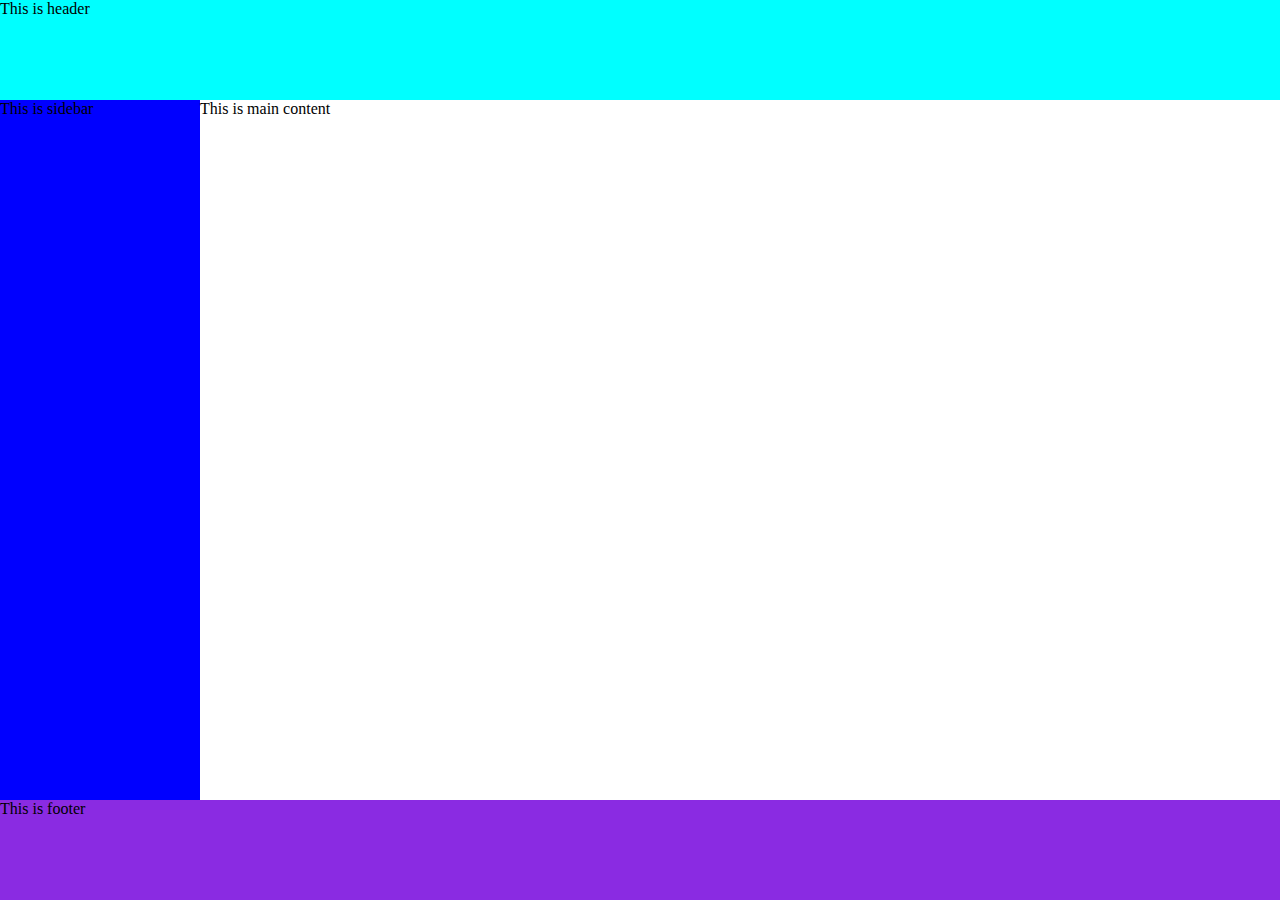
<file: Layout/Grid/GridTempAreaEx.html>
<!DOCTYPE html>
<html lang="en">
  <head>
    <meta charset="UTF-8" />
    <meta name="viewport" content="width=device-width, initial-scale=1.0" />
    <title>Document</title>
    <link rel="stylesheet" href="style.css" />
  </head>
  <body>
    <header>This is header</header>
    <aside>This is sidebar</aside>
    <main>This is main content</main>
    <footer>This is footer</footer>
  </body>
</html>
</file>
<file: Layout/Grid/style.css>
:root{
    --grid-row-size: 100px;
    --grid-col-size: 200px;
    --grid-template-areas:"header header header"
                            "sidebar main main"
                            "footer footer footer";
}
*{
    margin: 0px;
    padding: 0px;
    box-sizing: border-box;
}

@media (width<=500px){
   body{
    --grid-template-areas:"header header header"
                            "main main main"
                            "footer footer footer";
    --grid-row-size:50px;
   }
   aside{
    display: none;
   }
}

body{
    min-height: 100svh;
    min-width: max-content;
    display:grid;
    grid-template-rows: var(--grid-row-size) 1fr var(--grid-row-size);
    grid-template-columns: var(--grid-col-size) 1fr var(--grid-col-size);
    grid-template-areas: var(--grid-template-areas)
}
header{
    display: grid;
    background-color: aqua;
    grid-area: header;
}
aside{
    background-color: blue;
    grid-area: sidebar;
}
main{
    grid-area: main;
}
footer{
    background-color: blueviolet;
    grid-area: footer;
}
</file>
